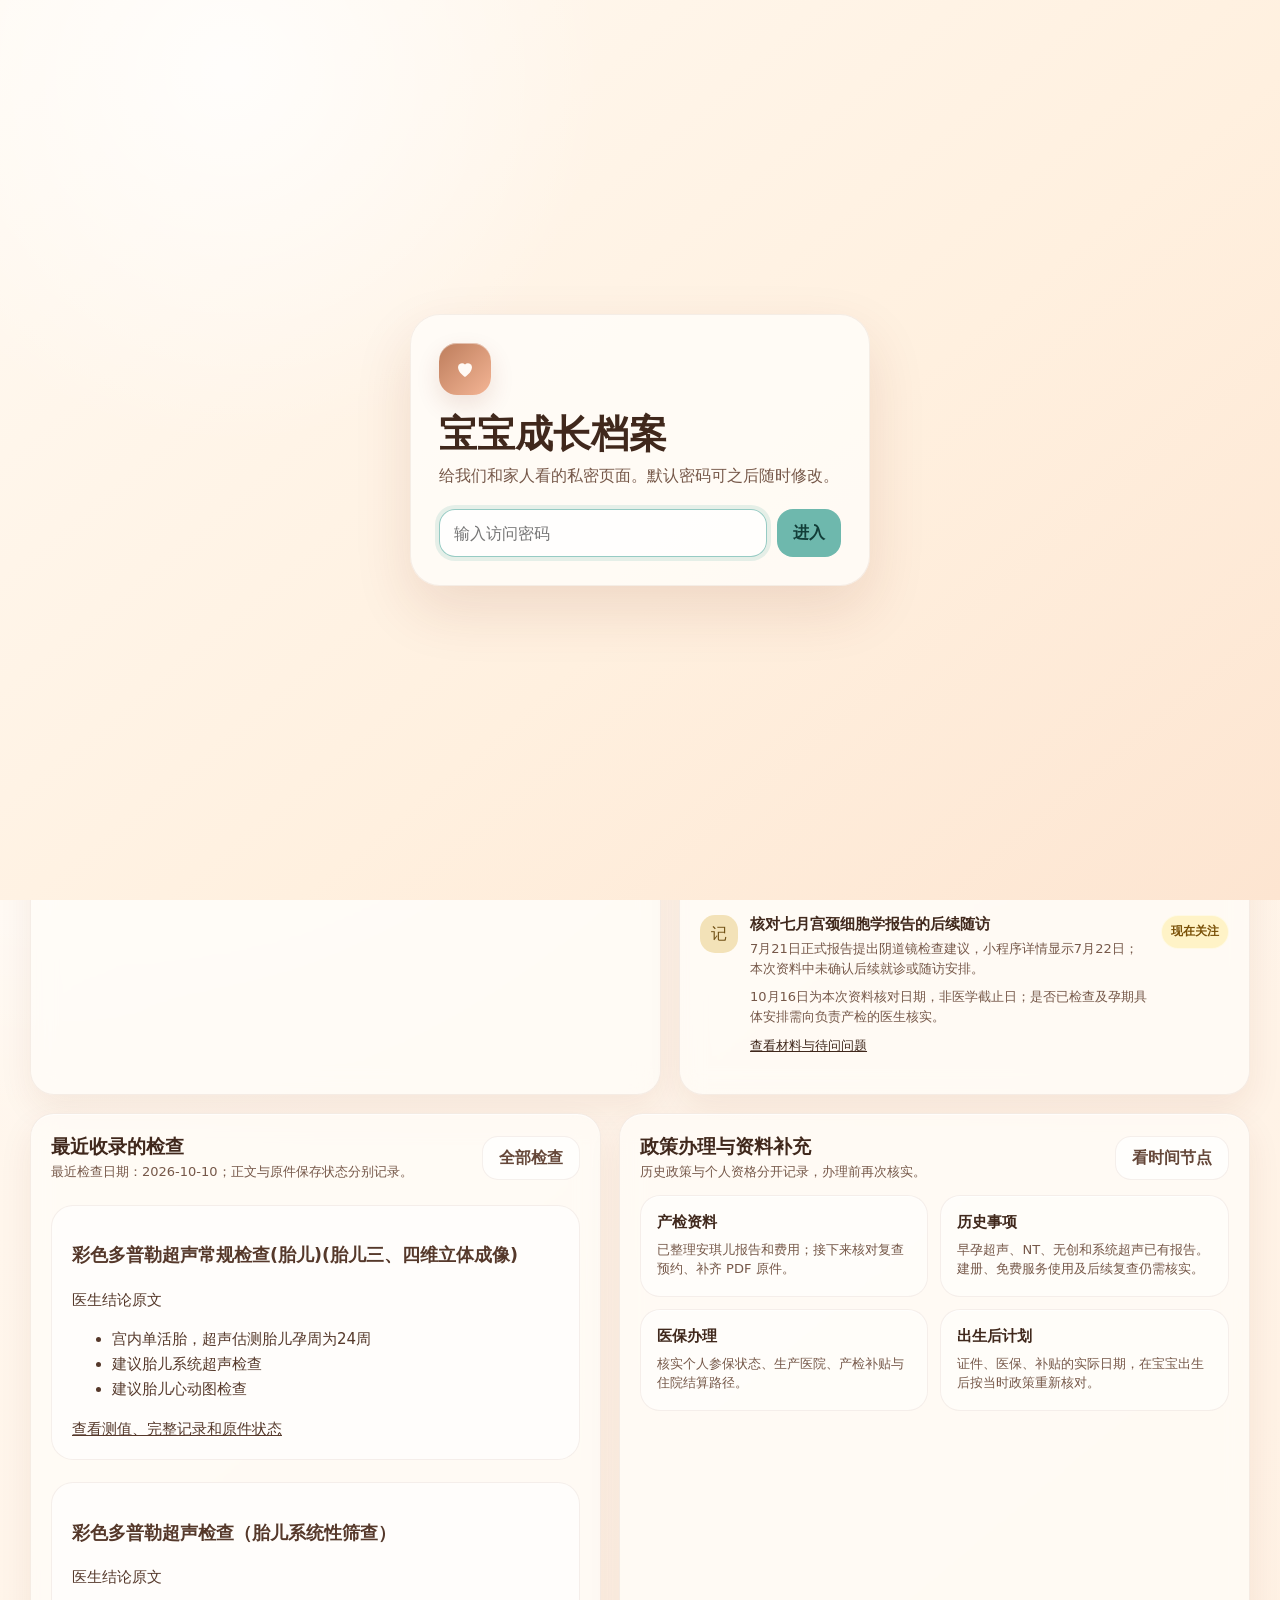
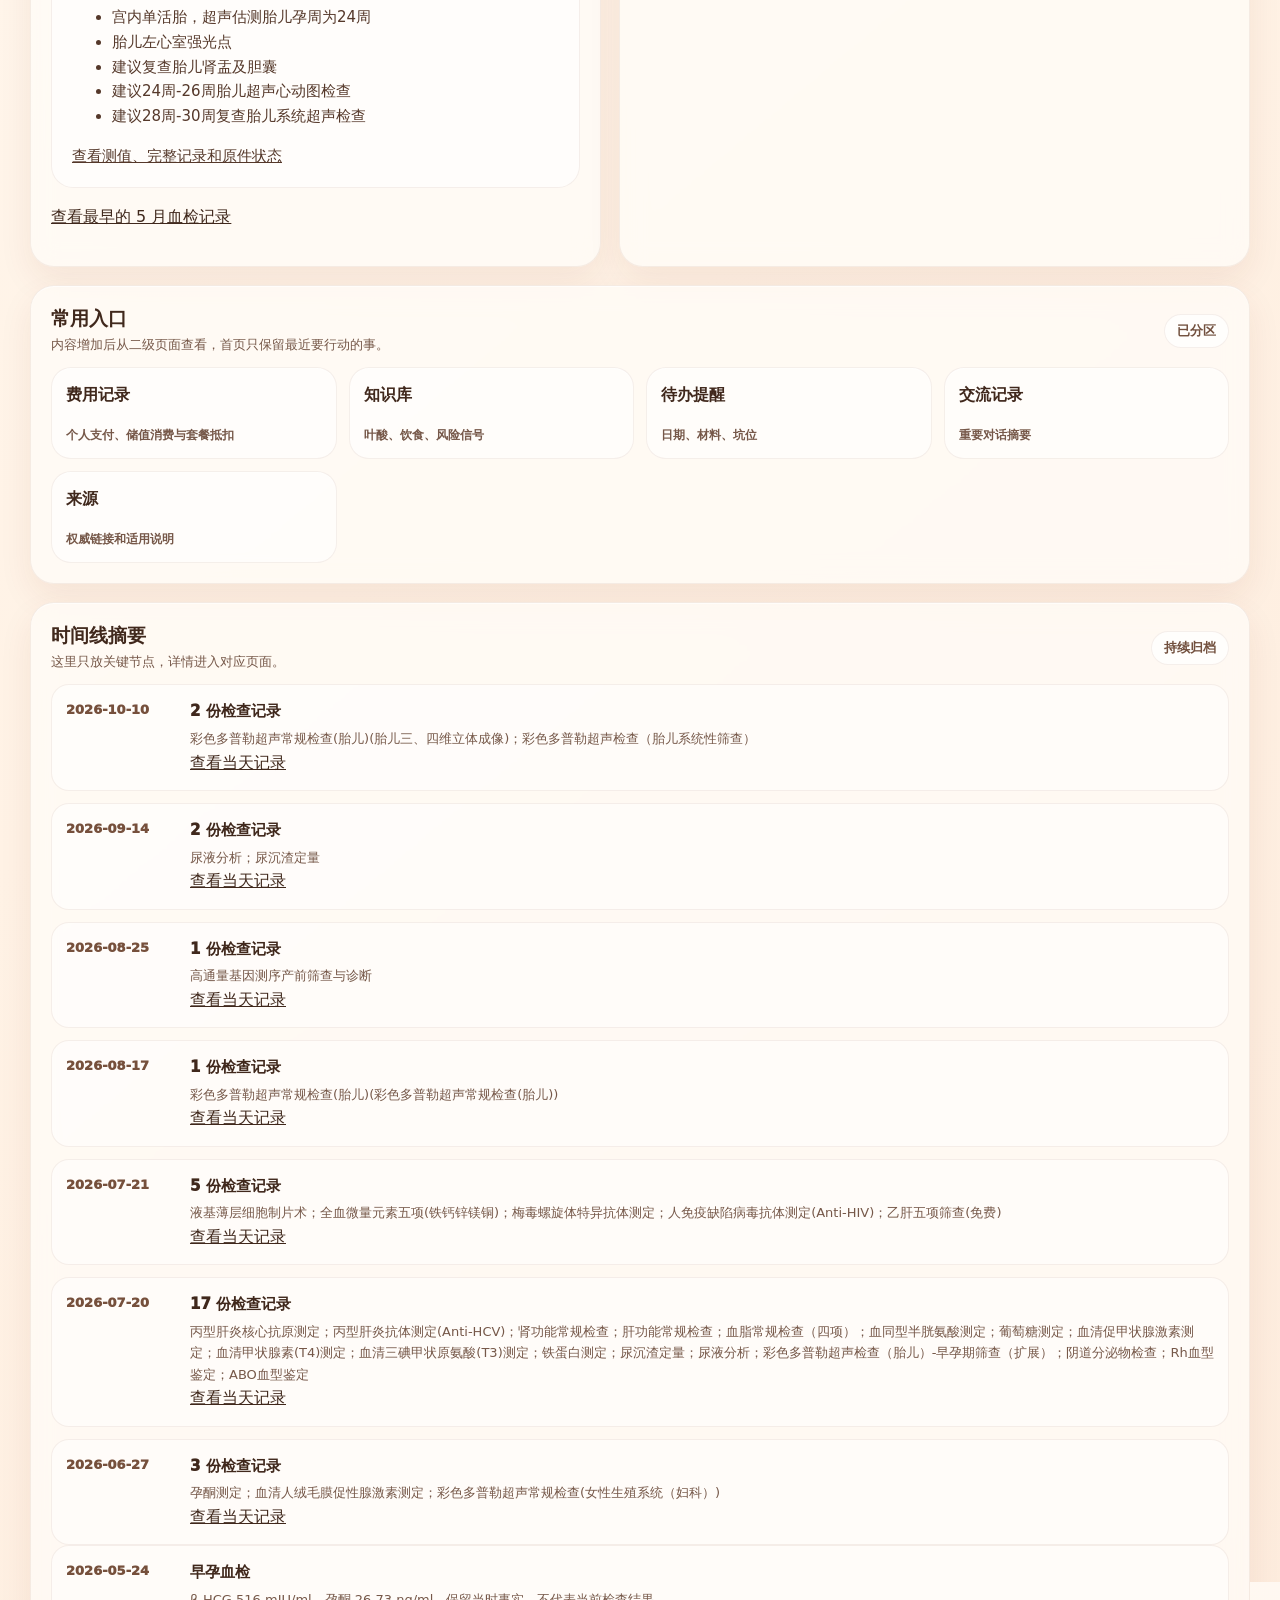
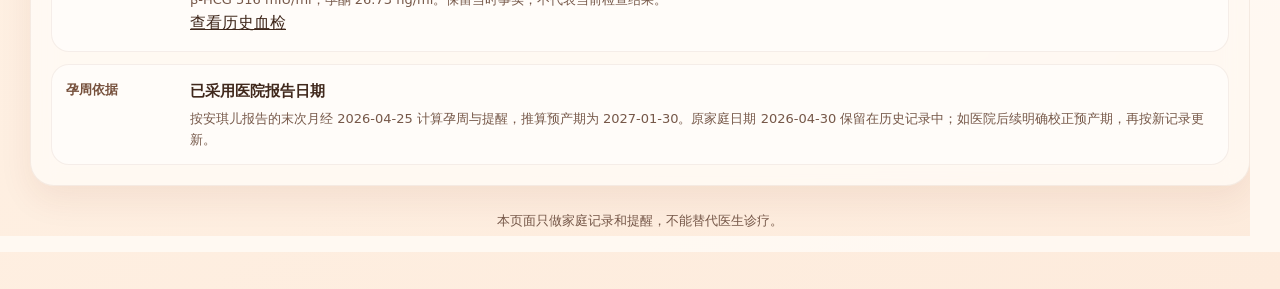
<file: site/index.html>
<!doctype html>
<html lang="zh-CN">
<head>
  <meta charset="utf-8">
  <meta name="viewport" content="width=device-width, initial-scale=1">
  <title>宝宝成长档案</title>
  <link rel="stylesheet" href="assets/app.css?v=79338ce8d254">
  <script src="assets/fragments.js?v=cd3ef33f56a7"></script>
</head>
<body>
  <script>accessGate();</script>
  <main class="app">
    <script>siteHeader("首页");</script>

    <section class="hero-grid">
      <article class="card hero-card">
        <div class="hero-content">
          <span class="pill" data-today-pill>正在读取北京时间</span>
          <h1 class="hero-title" data-week-title>孕周计算中</h1>
          <p class="hero-copy" data-due-copy>当前孕周按已有资料估算，医生校正信息待补充。</p>
          <div class="memory-note"><p data-hospital></p><p data-record-freshness></p><a href="conversations/2026-10-16-pdf-content-review.html">查看 PDF 复核结果与后续产检重点</a></div>
          <div class="progress-wrap">
            <div class="progress-line" aria-label="孕期进度"><span></span></div>
            <div class="progress-meta">
              <span data-month-label>AI 日历推算</span>
              <span data-key-countdown>正在计算时间</span>
            </div>
          </div>
        </div>
      </article>

      <aside class="card section-card">
        <div class="section-head">
          <div>
            <h2 class="section-title">接下来最重要的事</h2>
            <p class="section-subtitle">随北京时间更新；历史事项请先核实完成情况。</p>
          </div>
          <a class="button-link secondary" href="tasks.html">全部待办</a>
        </div>
        <div class="task-list" data-home-tasks><p>正在整理近期提醒；若未显示，请检查脚本是否加载。</p></div>
      </aside>
    </section>

    <section class="content-grid">
      <article class="card section-card">
        <div class="section-head">
          <div>
            <h2 class="section-title">最近收录的检查</h2>
            <p class="section-subtitle" data-latest-report-date>最近报告加载中。</p>
          </div>
          <a class="button-link secondary" href="records.html">全部检查</a>
        </div>
        <div data-latest-reports><p>正在整理最近的检查记录。</p></div>
        <p><a href="reports/2026-05-24-blood-test.html">查看最早的 5 月血检记录</a></p>
      </article>

      <article class="card section-card">
        <div class="section-head">
          <div>
            <h2 class="section-title">政策办理与资料补充</h2>
            <p class="section-subtitle">历史政策与个人资格分开记录，办理前再次核实。</p>
          </div>
          <a class="button-link secondary" href="tasks.html#policy-benefits">看时间节点</a>
        </div>
        <div class="attention-grid compact">
          <div class="attention-card"><strong>产检资料</strong><span>已整理安琪儿报告和费用；接下来核对复查预约、补齐 PDF 原件。</span></div>
          <div class="attention-card"><strong>历史事项</strong><span>早孕超声、NT、无创和系统超声已有报告。建册、免费服务使用及后续复查仍需核实。</span></div>
          <div class="attention-card"><strong>医保办理</strong><span>核实个人参保状态、生产医院、产检补贴与住院结算路径。</span></div>
          <div class="attention-card"><strong>出生后计划</strong><span>证件、医保、补贴的实际日期，在宝宝出生后按当时政策重新核对。</span></div>
        </div>
      </article>
    </section>

    <section class="card section-card wide-section">
      <div class="section-head">
        <div>
          <h2 class="section-title">常用入口</h2>
          <p class="section-subtitle">内容增加后从二级页面查看，首页只保留最近要行动的事。</p>
        </div>
        <span class="pill">已分区</span>
      </div>
      <div class="quick-links">
        <a class="quick-link" href="expenses.html">费用记录<small>个人支付、储值消费与套餐抵扣</small></a>
        <a class="quick-link" href="knowledge.html">知识库<small>叶酸、饮食、风险信号</small></a>
        <a class="quick-link" href="tasks.html">待办提醒<small>日期、材料、坑位</small></a>
        <a class="quick-link" href="conversations.html">交流记录<small>重要对话摘要</small></a>
        <a class="quick-link" href="sources.html">来源<small>权威链接和适用说明</small></a>
      </div>
    </section>

    <section class="card section-card wide-section">
      <div class="section-head">
        <div>
          <h2 class="section-title">时间线摘要</h2>
          <p class="section-subtitle">这里只放关键节点，详情进入对应页面。</p>
        </div>
        <span class="pill">持续归档</span>
      </div>
      <div class="timeline" data-record-timeline></div>
      <div class="timeline">
        <div class="timeline-item"><div class="timeline-date">2026-05-24</div><div><h3 class="timeline-title">早孕血检</h3><p class="timeline-text">β-HCG 516 mIU/ml，孕酮 26.73 ng/ml。保留当时事实，不代表当前检查结果。</p><a href="reports/2026-05-24-blood-test.html">查看历史血检</a></div></div>
        <div class="timeline-item"><div class="timeline-date">孕周依据</div><div><h3 class="timeline-title">已采用医院报告日期</h3><p class="timeline-text">按安琪儿报告的末次月经 2026-04-25 计算孕周与提醒，推算预产期为 2027-01-30。原家庭日期 2026-04-30 保留在历史记录中；如医院后续明确校正预产期，再按新记录更新。</p></div></div>
      </div>
    </section>

    <p class="footer">本页面只做家庭记录和提醒，不能替代医生诊疗。</p>
  </main>
  <script src="assets/site-data.js?v=51d193c2148f"></script>
  <script src="assets/timeline.js?v=d6178a070f53"></script>
  <script src="assets/app.js?v=00340b9f5b8a"></script>
</body>
</html>
</file>
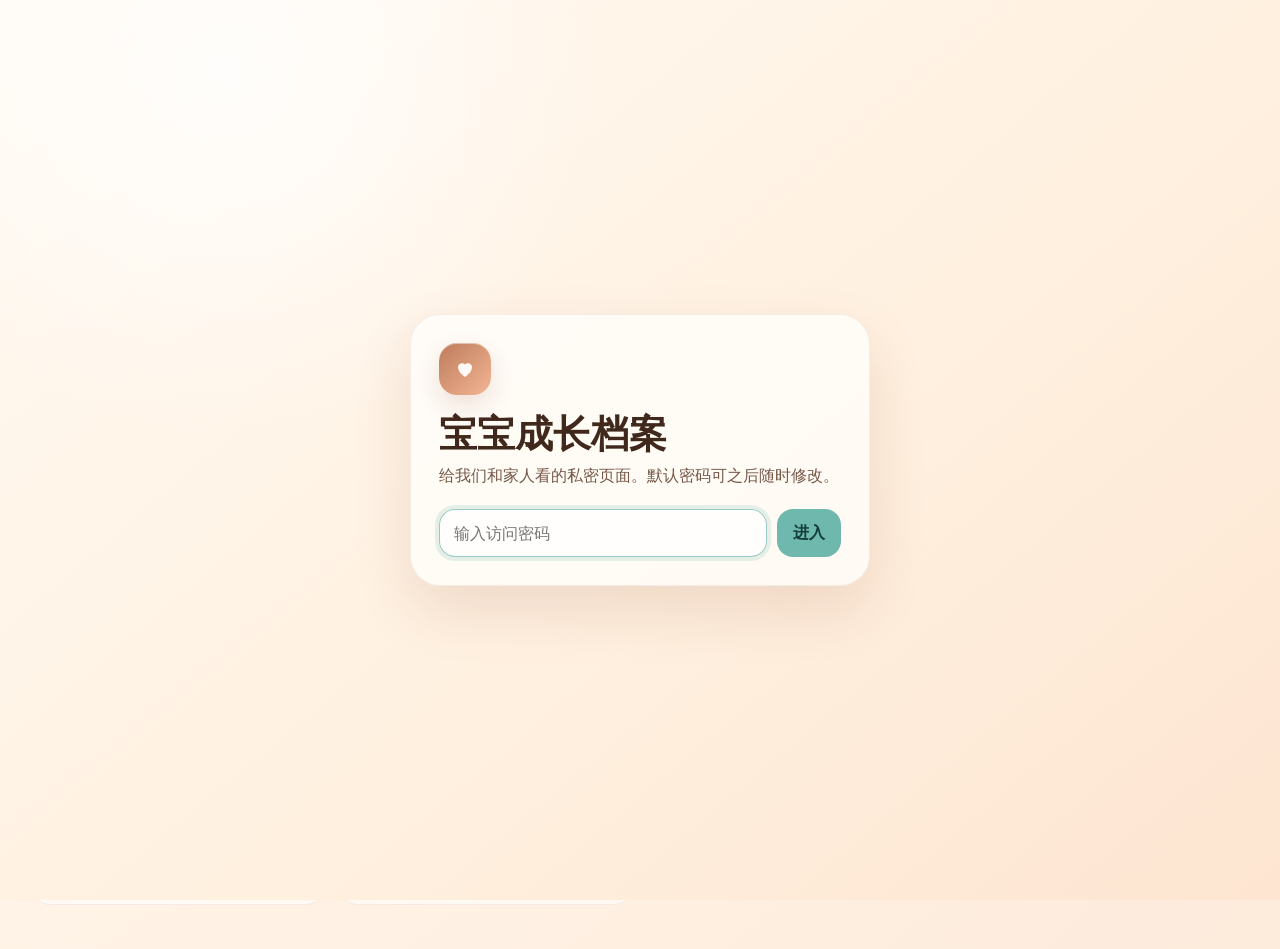
<file: site/conversations.html>
<!doctype html>
<html lang="zh-CN">
<head>
  <meta charset="utf-8">
  <meta name="viewport" content="width=device-width, initial-scale=1">
  <title>交流记录 - 宝宝成长档案</title>
  <link rel="stylesheet" href="assets/app.css?v=79338ce8d254">
  <script src="assets/fragments.js?v=cd3ef33f56a7"></script>
</head>
<body>
  <script>accessGate();</script>
  <main class="app">
    <script>siteHeader("交流记录");</script>

    <section class="card hero-card">
      <div class="hero-content">
        <span class="pill">重要对话摘要</span>
        <h1 class="hero-title">把决策背景<br>留下来</h1>
        <p class="hero-copy">这里不保存流水账，只保留会影响产检、政策办理、家庭安排和页面结构的重要讨论。</p>
      </div>
    </section>

    <section class="card-grid wide-section">
      <article class="info-card"><span class="badge badge-green">2026-10-16 · 最新</span><h3>采用医院孕周口径与本次文件清理</h3><p>当前按医院日期计算孕周；临时与重复文件已清理，原件保留。</p><a class="button-link secondary" href="conversations/2026-10-16-hospital-dating-and-cleanup.html">查看调整记录</a></article>
      <article class="info-card"><span class="badge badge-green">2026-10-16</span><h3>PDF 原件完整复核与后续产检提醒</h3><p>15 份有效 PDF、17 页已逐页复核，补齐报告细节；同步调整 TCT、心动图、系统超声、糖耐及未来 8 周提醒。</p><a class="button-link secondary" href="conversations/2026-10-16-pdf-content-review.html">查看复核结果</a></article>
      <article class="info-card"><span class="badge badge-yellow">2026-10-16</span><h3>安琪儿电子档导入与原件状态</h3><p>31 条报告、9 笔费用已整理。15 份不同的有效 PDF 关联 29 条报告，已完成中文重命名；另 2 条超声仍需有效原件。</p><a class="button-link secondary" href="conversations/2026-10-16-angel-import.html">查看记录</a></article>
      <article class="info-card"><span class="badge badge-yellow">2026-10-16</span><h3>项目完整梳理与动态提醒</h3><p>安琪儿电子产检资料、事实与缺口、未来 8 周重点，以及项目下一步。</p><a class="button-link secondary" href="conversations/2026-10-16-project-review.html">查看记录</a></article>
      <article class="info-card">
        <span class="badge badge-yellow">2026-05-25</span>
        <h3>西安雁塔区怀孕后可享受的补贴和福利</h3>
        <p>灵活就业生育待遇、产前检查补贴、免费筛查、育儿补贴和出生后证件节点。</p>
        <a class="button-link secondary" href="conversations/2026-05-25-xian-yanta-pregnancy-benefits.html">查看记录</a>
      </article>
      <article class="info-card">
        <span class="badge badge-green">2026-05-24</span>
        <h3>初始项目规划与首页视觉方向</h3>
        <p>确定项目目标、信息分类、联网查证、西安本地化、密码门和淡暖阅读版视觉风格。</p>
        <a class="button-link secondary" href="conversations/2026-05-24-project-and-ui-design.html">查看记录</a>
      </article>
    </section>
  </main>
  <script src="assets/site-data.js?v=51d193c2148f"></script>
  <script src="assets/timeline.js?v=d6178a070f53"></script>
  <script src="assets/app.js?v=00340b9f5b8a"></script>
</body>
</html>
</file>
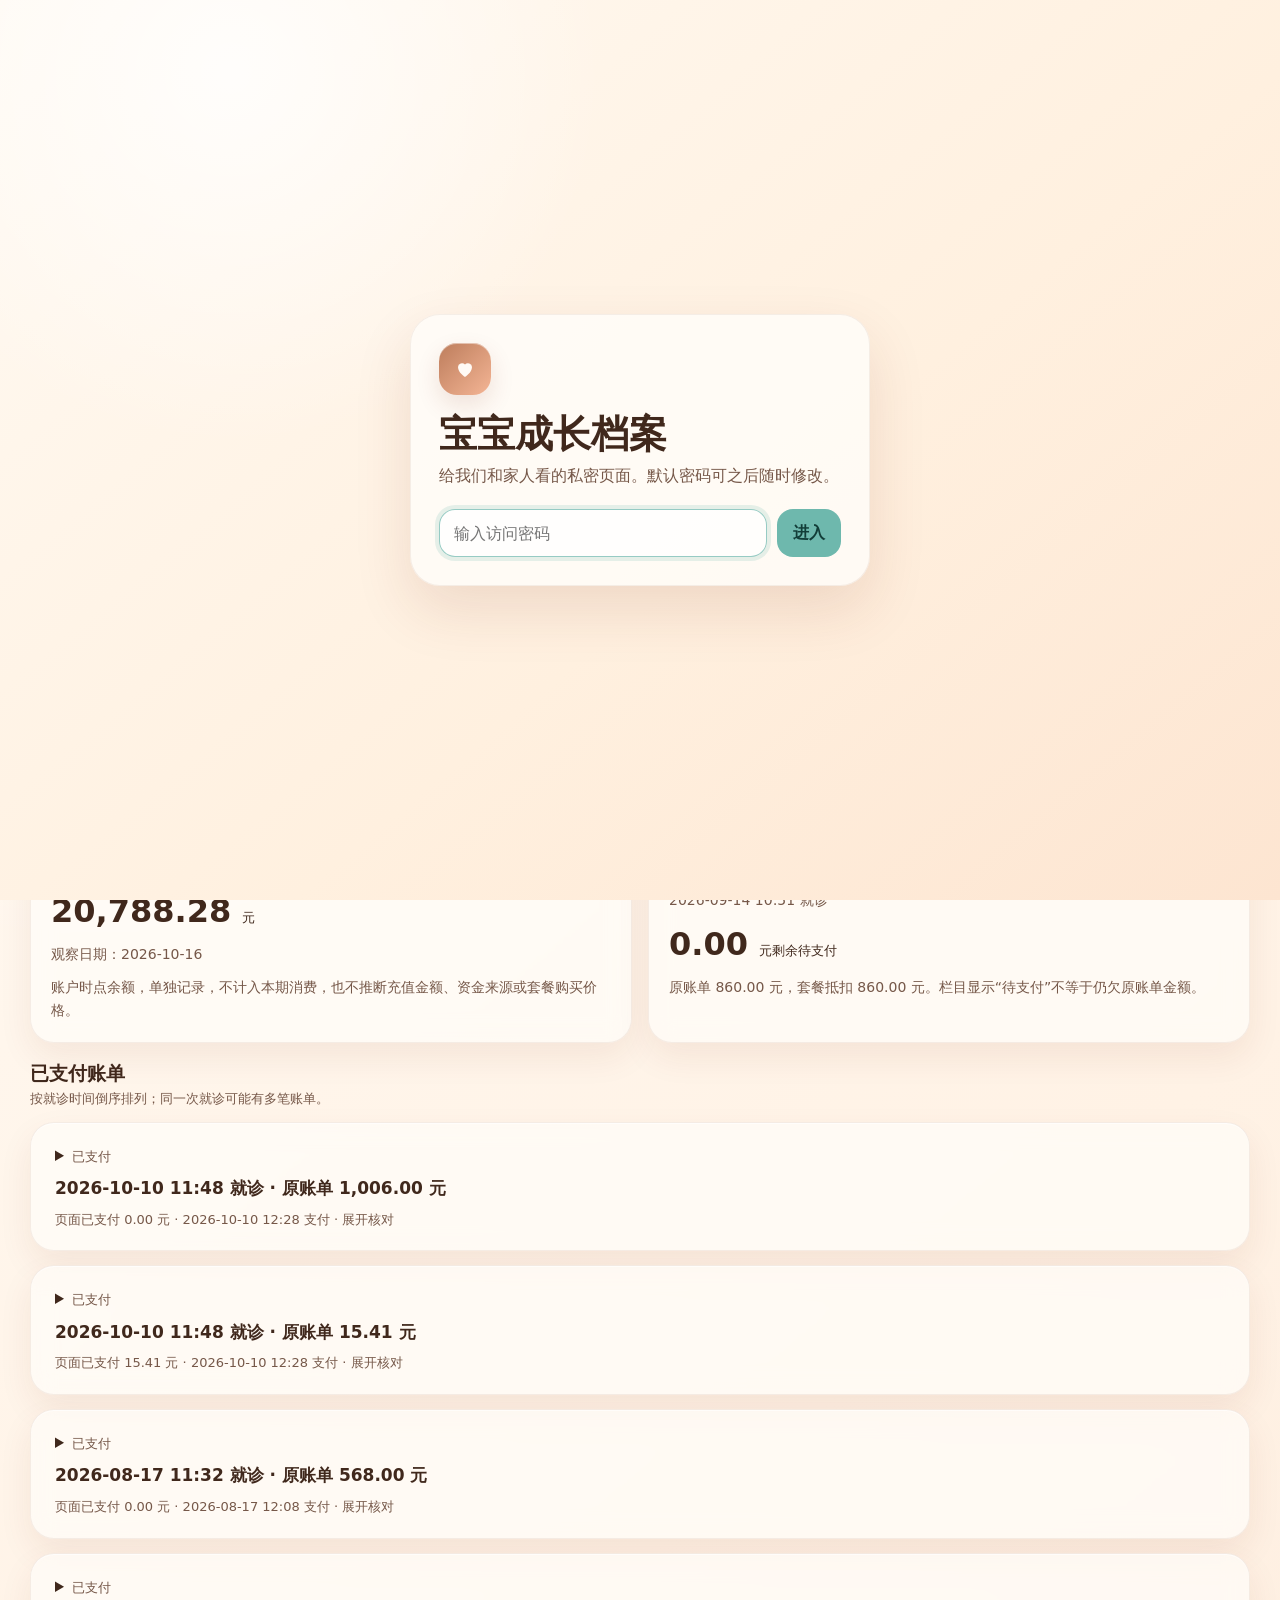
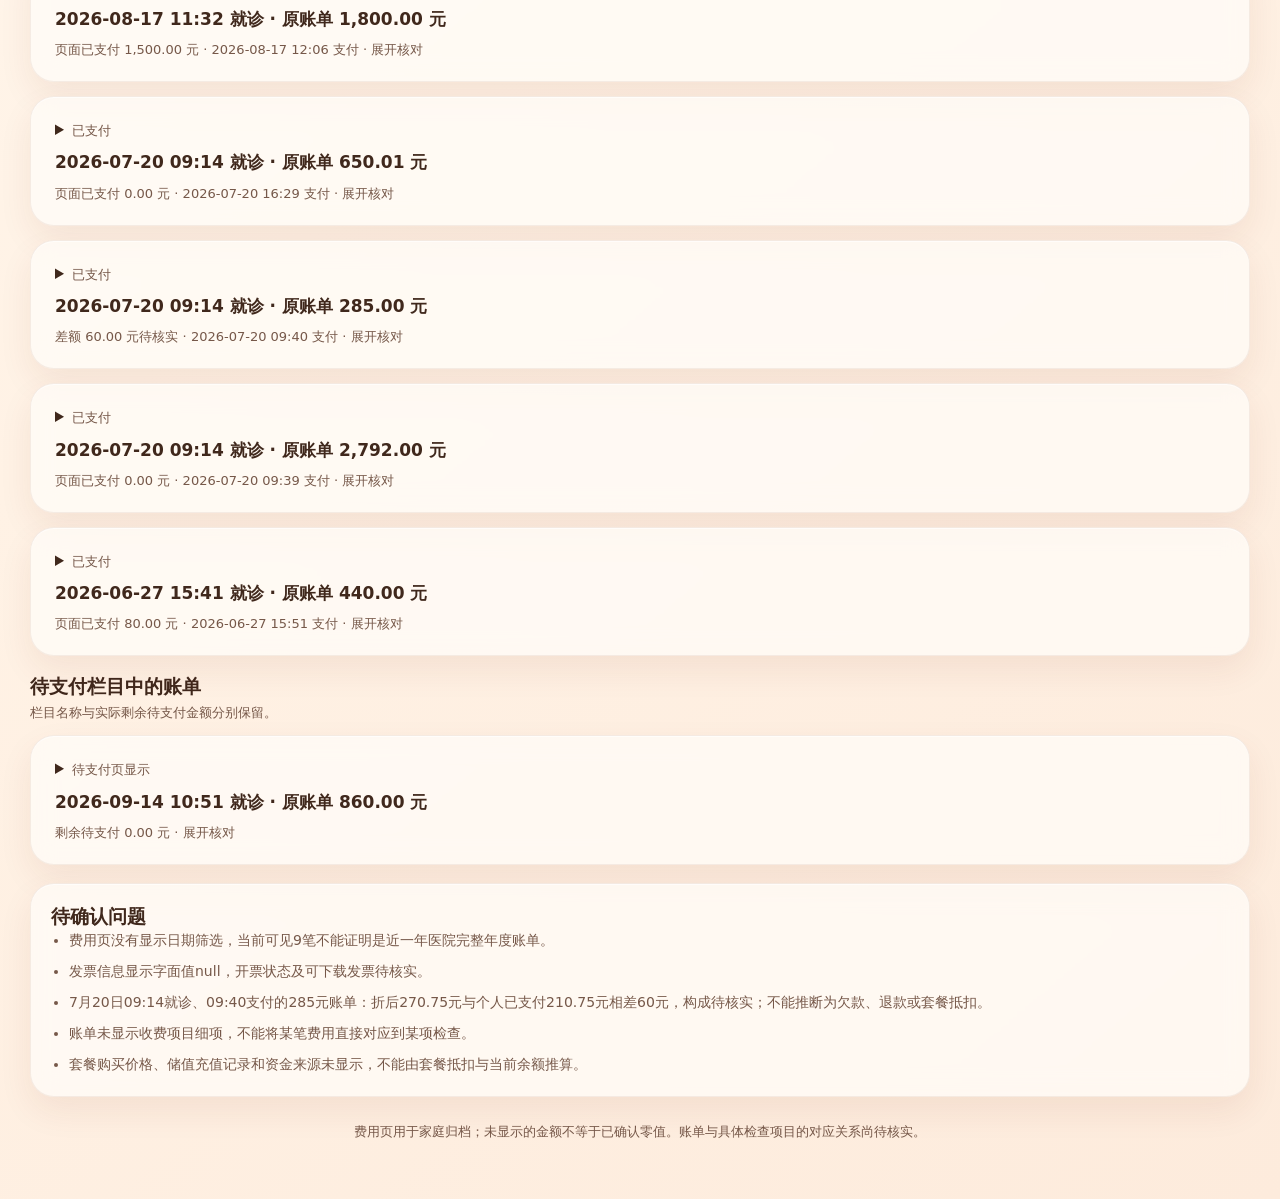
<file: site/expenses.html>
<!doctype html>
<html lang="zh-CN">
<head>
  <meta charset="utf-8">
  <meta name="viewport" content="width=device-width, initial-scale=1">
  <title>费用记录 - 宝宝成长档案</title>
  <link rel="stylesheet" href="assets/app.css?v=79338ce8d254">
  <link rel="stylesheet" href="assets/records.css?v=8cf2fb941bdc">
  <link rel="stylesheet" href="assets/expenses.css?v=b713c991503a">
  <script src="assets/fragments.js?v=cd3ef33f56a7"></script>
</head>
<body>
  <script>accessGate();</script>
  <main class="app">
    <script>siteHeader("费用记录");</script>
    <section class="card section-card records-intro">
      <span class="pill">逐笔记录 · 分清支付方式</span>
      <h1 class="section-title">费用记录</h1>
      <p class="section-subtitle">个人支付、储值消费、套餐抵扣和折扣分别记，保留账单中的差异。</p>
      <div id="expenseCoverage" aria-live="polite"><p>正在载入费用摘要。</p></div>
      <p class="record-note">这里只保留匿名金额和日期，不展示身份信息、账单编号或原始截图。</p>
    </section>

    <section class="wide-section" aria-labelledby="expenseSummaryTitle">
      <div class="section-head"><div><h2 class="section-title" id="expenseSummaryTitle">已支付清单 · 已显示金额</h2><p class="section-subtitle" id="expenseSummaryScope"></p></div></div>
      <div id="expenseSummary" class="expense-summary"></div>
      <div id="expenseReconciliation" class="expense-reconciliation"></div>
    </section>

    <section class="wide-section expense-separate" aria-label="独立记录的余额及待支付栏目">
      <article class="card section-card" id="expenseBalance"></article>
      <article class="card section-card" id="expensePendingSummary"></article>
    </section>

    <section class="wide-section" aria-labelledby="paidExpensesTitle">
      <div class="section-head"><div><h2 class="section-title" id="paidExpensesTitle">已支付账单</h2><p class="section-subtitle">按就诊时间倒序排列；同一次就诊可能有多笔账单。</p></div></div>
      <div id="paidExpenseList" class="record-list"></div>
    </section>

    <section class="wide-section" aria-labelledby="pendingExpensesTitle">
      <div class="section-head"><div><h2 class="section-title" id="pendingExpensesTitle">待支付栏目中的账单</h2><p class="section-subtitle">栏目名称与实际剩余待支付金额分别保留。</p></div></div>
      <div id="pendingExpenseList" class="record-list"></div>
    </section>

    <section class="card section-card wide-section">
      <h2 class="section-title">待确认问题</h2>
      <ul id="expenseQuestions" class="list"></ul>
    </section>
    <noscript><p class="record-notice">请启用 JavaScript 查看已核对的费用摘要。</p></noscript>
    <p class="footer">费用页用于家庭归档；未显示的金额不等于已确认零值。账单与具体检查项目的对应关系尚待核实。</p>
  </main>
  <script src="assets/site-data.js?v=51d193c2148f"></script>
  <script src="assets/timeline.js?v=d6178a070f53"></script>
  <script src="assets/app.js?v=00340b9f5b8a"></script>
  <script src="assets/expenses.js?v=2e4267498dd2"></script>
</body>
</html>
</file>
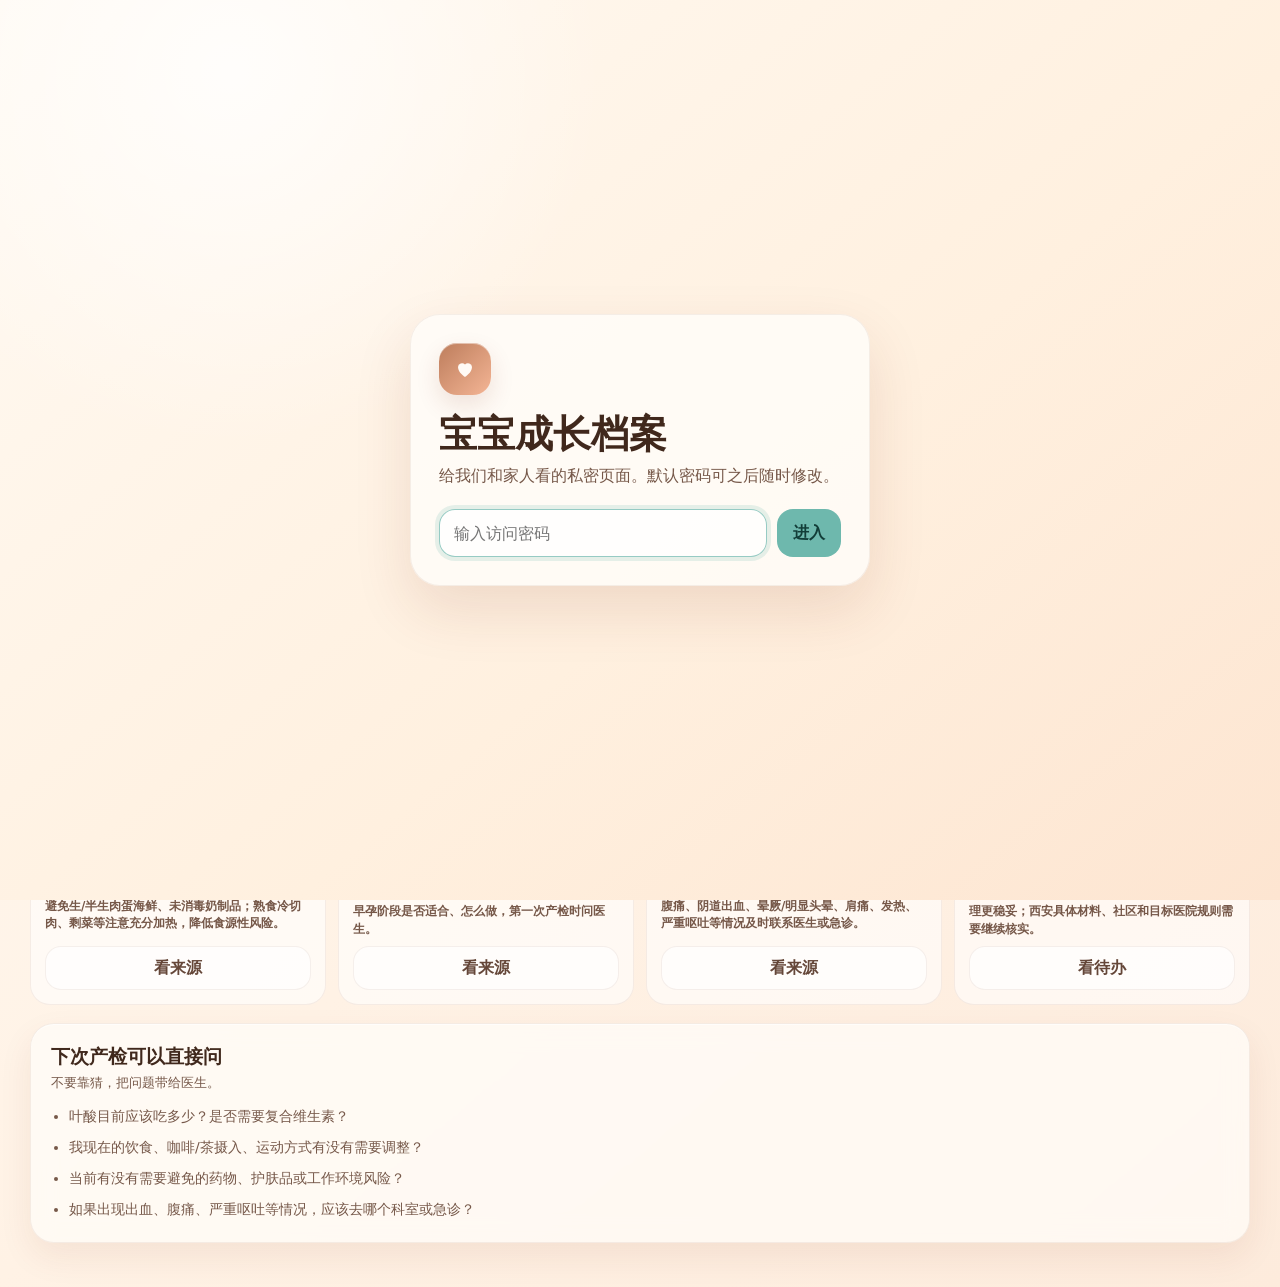
<file: site/knowledge.html>
<!doctype html>
<html lang="zh-CN">
<head>
  <meta charset="utf-8">
  <meta name="viewport" content="width=device-width, initial-scale=1">
  <title>知识库 - 宝宝成长档案</title>
  <link rel="stylesheet" href="assets/app.css?v=79338ce8d254">
  <script src="assets/fragments.js?v=cd3ef33f56a7"></script>
</head>
<body>
  <script>accessGate();</script>
  <main class="app">
    <script>siteHeader("知识库");</script><p class="memory-note">本页保留 2026-05-24 的早孕知识整理，尚未全面更新到当前阶段；补充剂和用药应结合最新产检由医生确认。<a href="tasks.html">查看动态待办</a></p>

    <section class="card hero-card">
      <div class="hero-content">
        <span class="pill">孕早期必须先知道</span>
        <h1 class="hero-title">先把基础安全<br>和关键习惯立住</h1>
        <p class="hero-copy">这些内容不是诊断，也不替代医生。它们的作用是帮我们知道哪些事今天就能做，哪些事要带着问题去问医生。</p>
      </div>
    </section>

    <section class="card-grid wide-section">
      <article class="info-card">
        <span class="badge badge-red">高优先级</span>
        <h3>叶酸：现在就该确认并补起来</h3>
        <p>无特殊高危因素时，每日 400 mcg/0.4 mg 级别是常见基础建议；高风险、既往病史或正在用药时必须让医生定剂量。</p>
        <a class="button-link secondary" href="sources.html#cdc-folic-acid">看来源</a>
      </article>
      <article class="info-card">
        <span class="badge badge-yellow">问医生</span>
        <h3>复合维生素、维生素 D、铁、碘、胆碱</h3>
        <p>不要自己叠加多种补剂；先把正在吃的东西列给医生，由医生确认种类和剂量。</p>
        <a class="button-link secondary" href="sources.html#acog-healthy-eating">看来源</a>
      </article>
      <article class="info-card">
        <span class="badge badge-red">今天执行</span>
        <h3>禁酒、禁烟、远离二手烟</h3>
        <p>孕期不要饮酒、吸烟，也尽量避开二手烟环境；这是优先级很高、今天就能执行的事项。</p>
        <a class="button-link secondary" href="sources.html#cdc-alcohol-pregnancy">看来源</a>
      </article>
      <article class="info-card">
        <span class="badge badge-yellow">限制摄入</span>
        <h3>咖啡因</h3>
        <p>常见参考为每天不超过 200 mg 咖啡因；如果有特殊情况或医生有其他要求，以医生建议为准。</p>
        <a class="button-link secondary" href="sources.html#acog-caffeine">看来源</a>
      </article>
      <article class="info-card">
        <span class="badge badge-red">食品安全</span>
        <h3>避免生食和李斯特菌风险</h3>
        <p>避免生/半生肉蛋海鲜、未消毒奶制品；熟食冷切肉、剩菜等注意充分加热，降低食源性风险。</p>
        <a class="button-link secondary" href="sources.html#cdc-food-safety-pregnant">看来源</a>
      </article>
      <article class="info-card">
        <span class="badge badge-yellow">问医生</span>
        <h3>运动</h3>
        <p>常见建议为每周 150 分钟中等强度运动；但当前早孕阶段是否适合、怎么做，第一次产检时问医生。</p>
        <a class="button-link secondary" href="sources.html#acog-exercise">看来源</a>
      </article>
      <article class="info-card">
        <span class="badge badge-red">危险信号</span>
        <h3>这些情况不要等</h3>
        <p>腹痛、阴道出血、晕厥/明显头晕、肩痛、发热、严重呕吐等情况及时联系医生或急诊。</p>
        <a class="button-link secondary" href="sources.html#source-acog-ectopic-pregnancy">看来源</a>
      </article>
      <article class="info-card">
        <span class="badge badge-green">西安待核实</span>
        <h3>建册/母子健康手册</h3>
        <p>全国性规范提示孕 13 周前完成首次孕产妇健康管理更稳妥；西安具体材料、社区和目标医院规则需要继续核实。</p>
        <a class="button-link secondary" href="tasks.html#xian-maternal-child-handbook">看待办</a>
      </article>
    </section>

    <section class="card section-card wide-section">
      <div class="section-head"><div><h2 class="section-title">下次产检可以直接问</h2><p class="section-subtitle">不要靠猜，把问题带给医生。</p></div></div>
      <ul class="list">
        <li>叶酸目前应该吃多少？是否需要复合维生素？</li>
        <li>我现在的饮食、咖啡/茶摄入、运动方式有没有需要调整？</li>
        <li>当前有没有需要避免的药物、护肤品或工作环境风险？</li>
        <li>如果出现出血、腹痛、严重呕吐等情况，应该去哪个科室或急诊？</li>
      </ul>
    </section>
  </main>
  <script src="assets/site-data.js?v=51d193c2148f"></script>
  <script src="assets/timeline.js?v=d6178a070f53"></script>
  <script src="assets/app.js?v=00340b9f5b8a"></script>
</body>
</html>
</file>
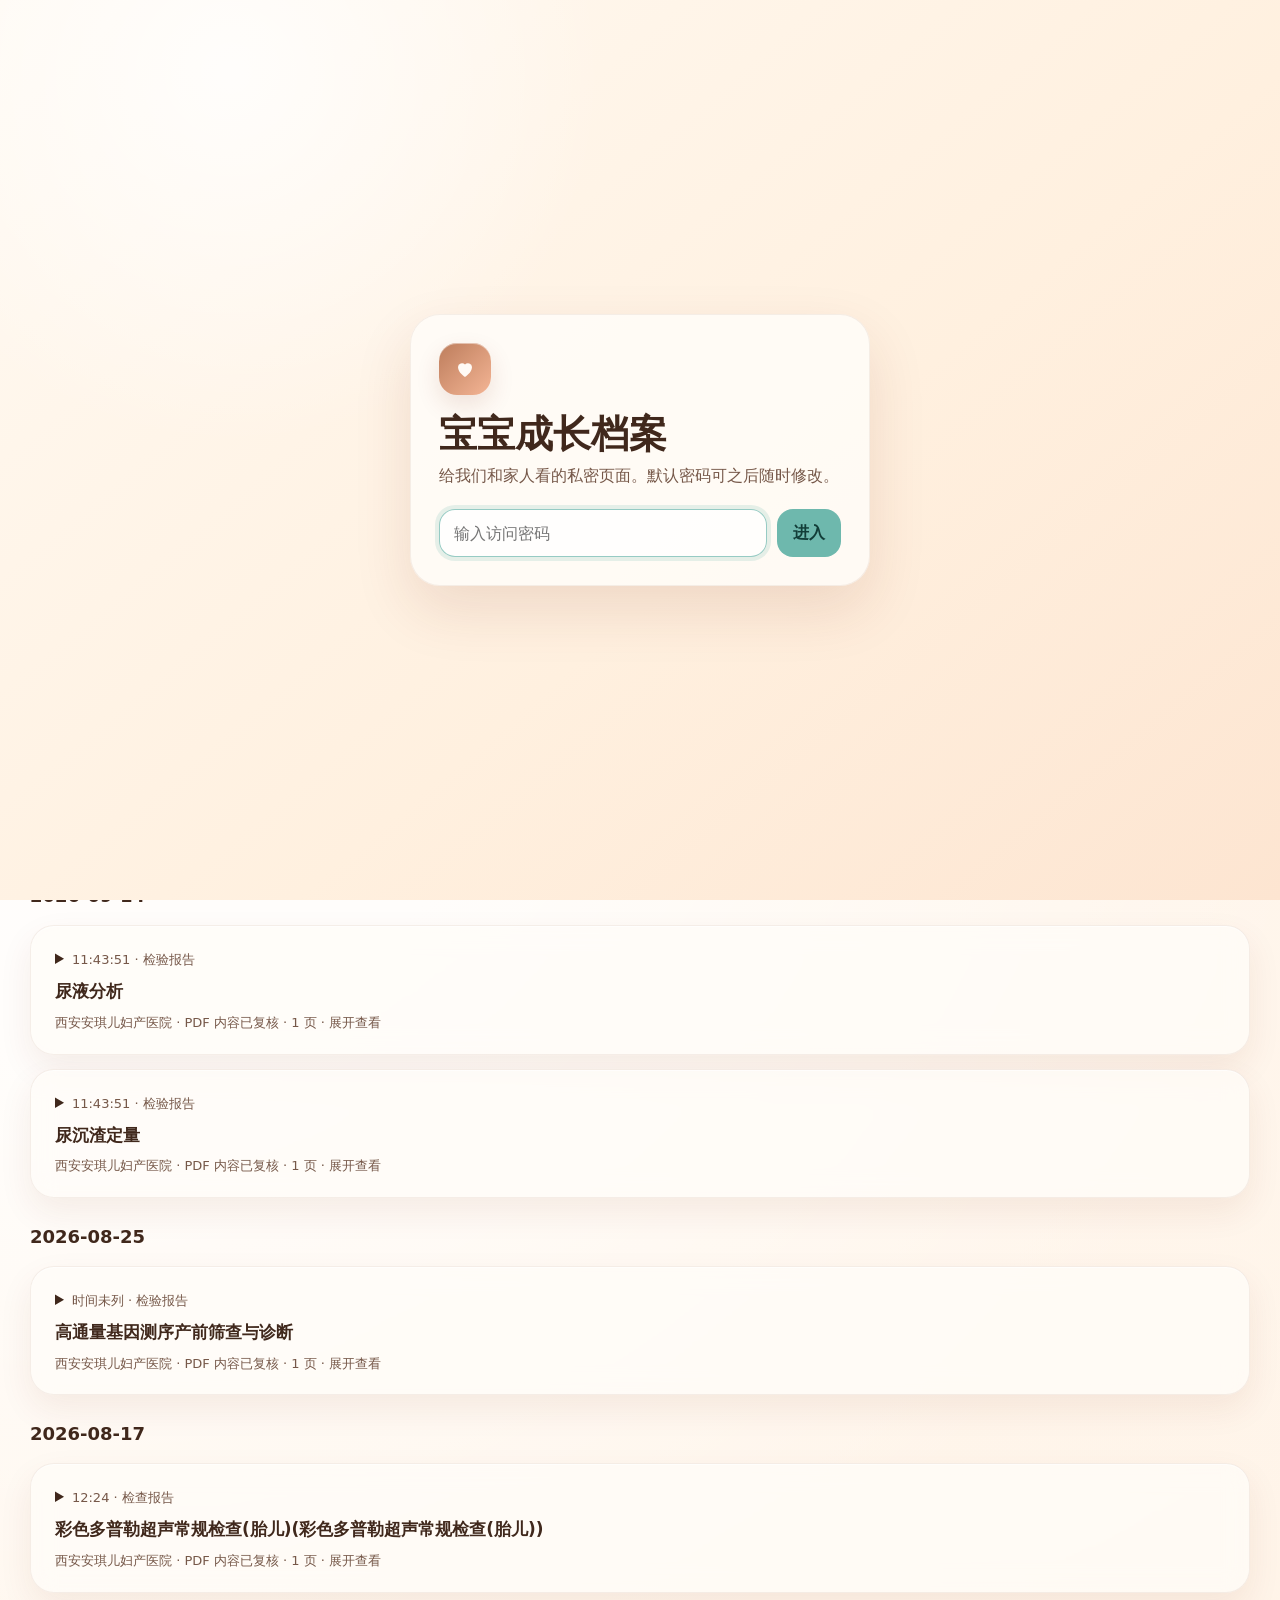
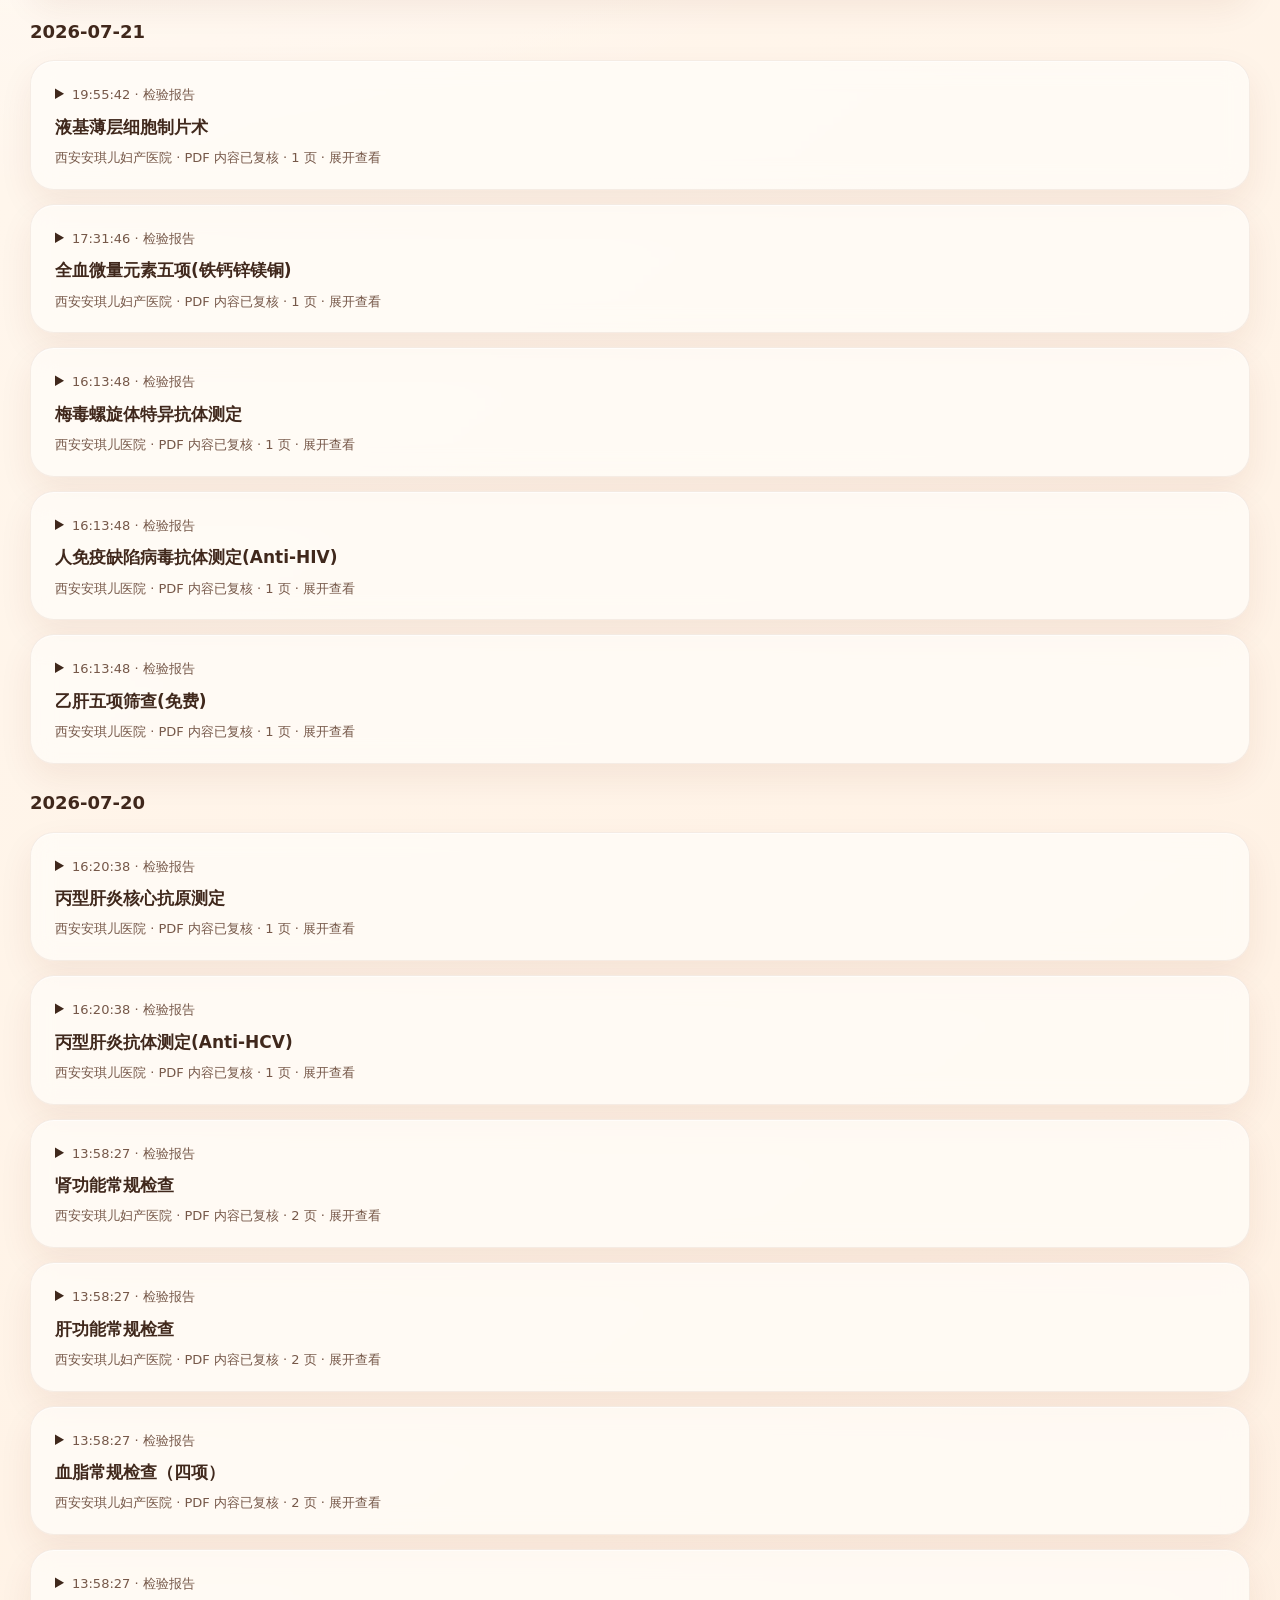
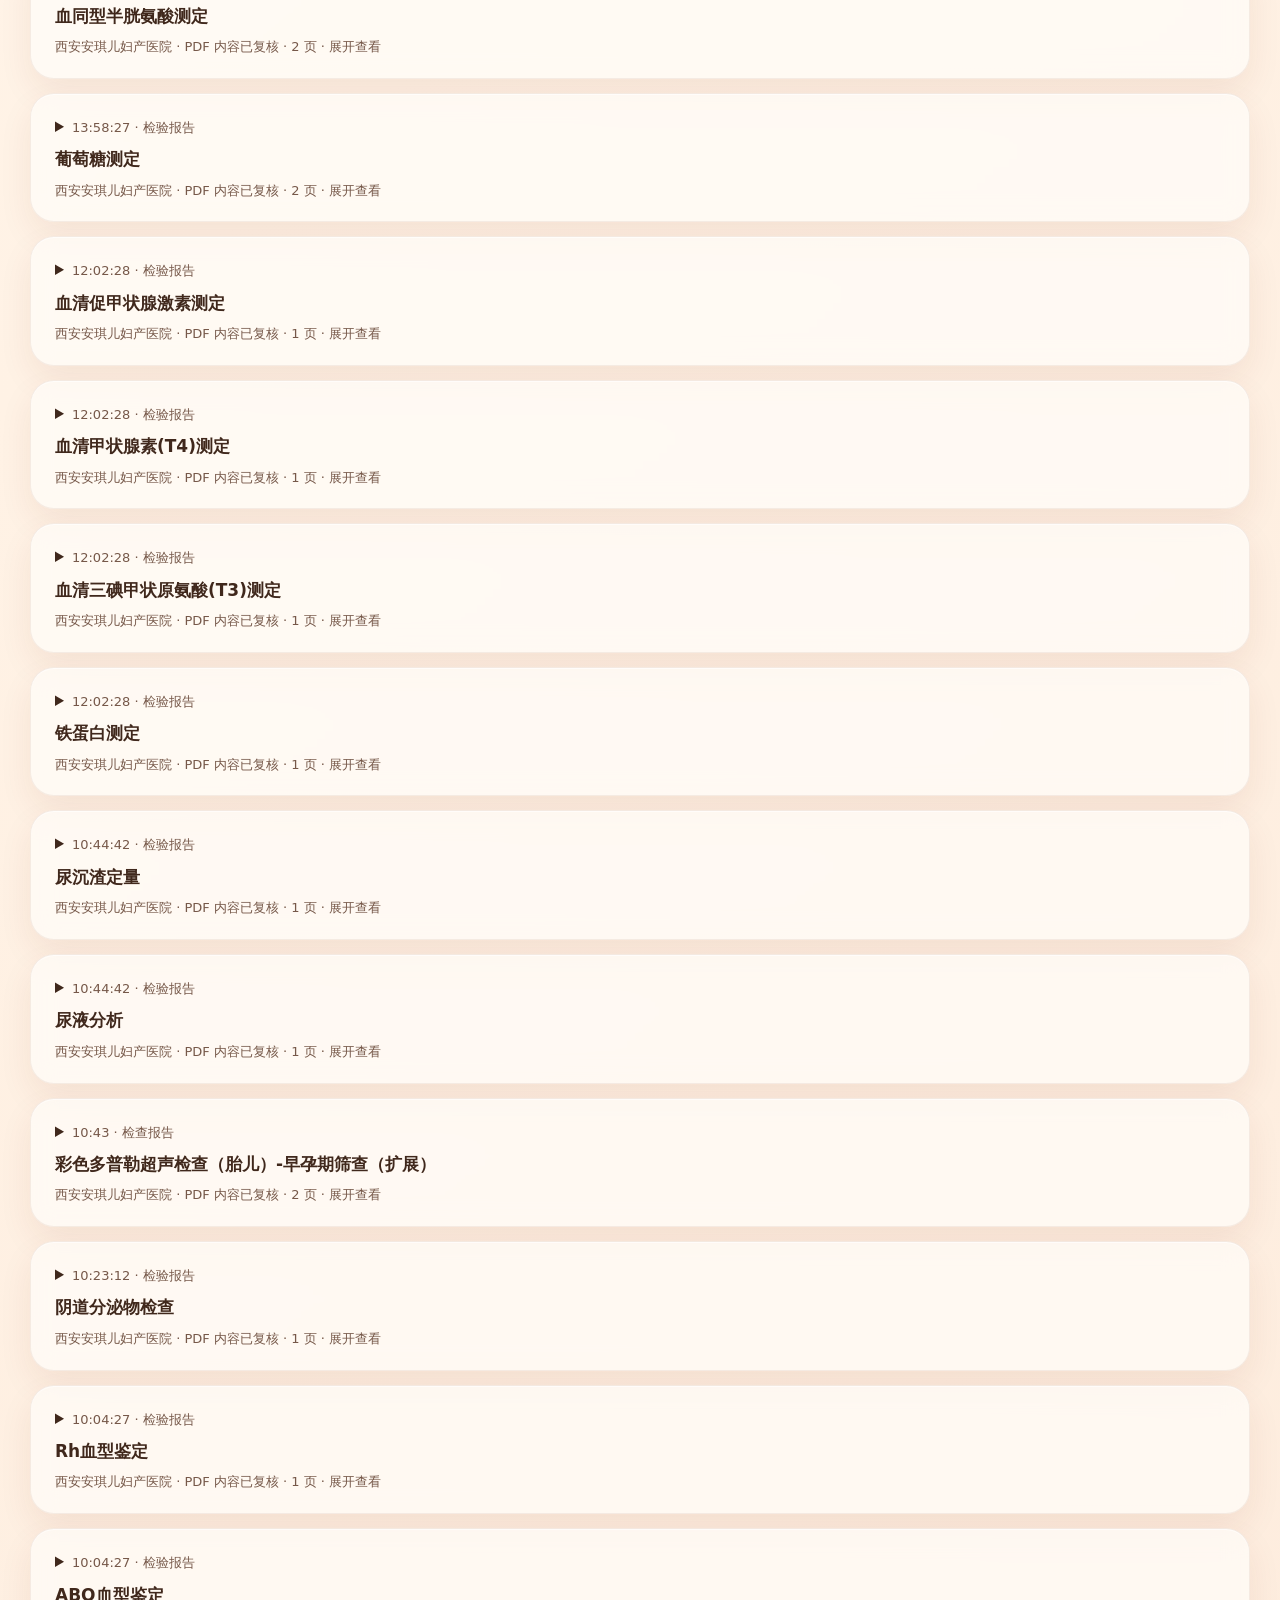
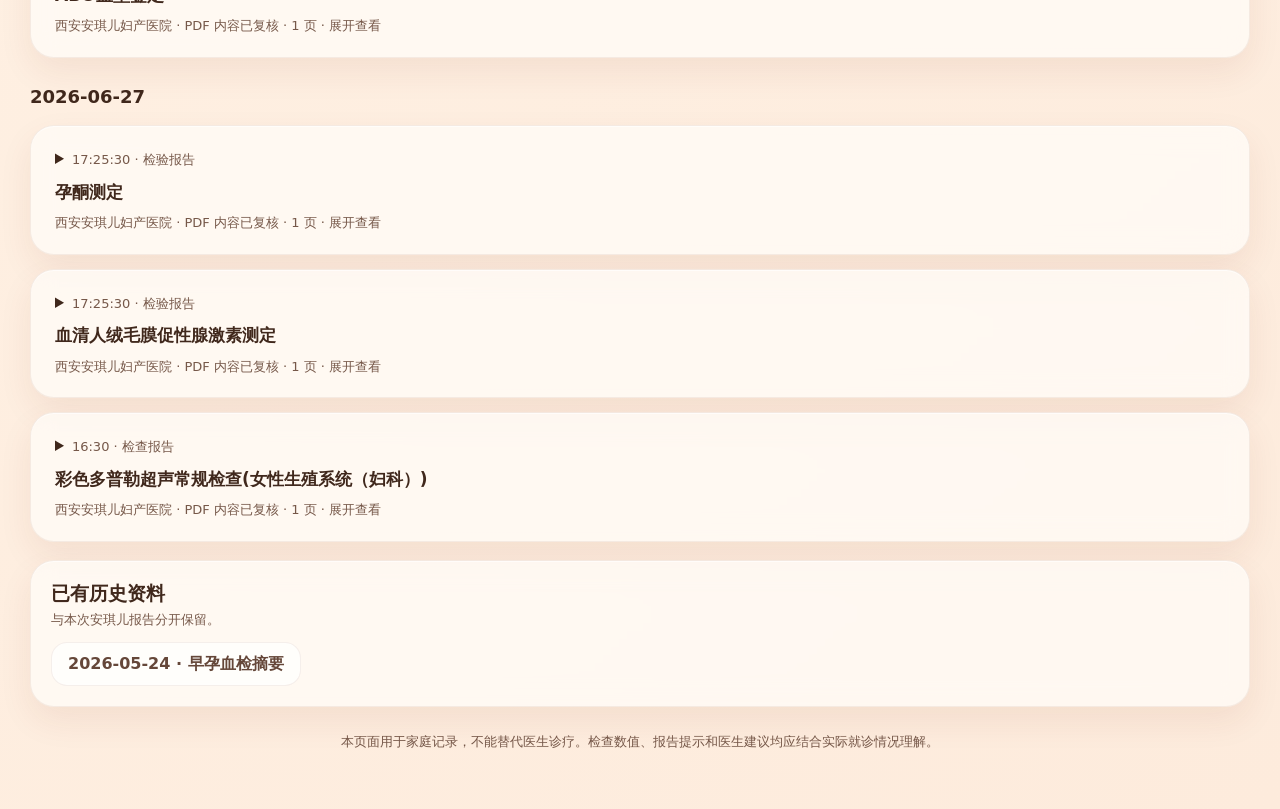
<file: site/records.html>
<!doctype html>
<html lang="zh-CN">
<head>
  <meta charset="utf-8">
  <meta name="viewport" content="width=device-width, initial-scale=1">
  <title>检查记录 - 宝宝成长档案</title>
  <link rel="stylesheet" href="assets/app.css?v=79338ce8d254">
  <link rel="stylesheet" href="assets/records.css?v=8cf2fb941bdc">
  <script src="assets/fragments.js?v=cd3ef33f56a7"></script>
</head>
<body>
  <script>accessGate();</script>
  <main class="app">
    <script>siteHeader("检查记录");</script>
    <section class="card section-card records-intro">
      <div class="section-head"><div>
        <span class="pill">按日期留存 · 逐份核对</span>
        <h1 class="section-title">检查记录</h1>
        <p class="section-subtitle">把检查结果和医生原话放在一起，保留来源与待确认之处。</p>
      </div></div>
      <div id="recordCoverage" aria-live="polite"><p>正在载入报告摘要。</p></div>
      <p class="record-note">这里只展示匿名摘要，原件及读取过程保留在本地。报告中的孕周属于当时记录；不同日期依据有差异时，保留原文并等待医生核对。</p>
      <a class="button-link secondary" href="conversations/2026-10-16-pdf-content-review.html">查看本次复核结果与后续重点</a>
    </section>

    <section class="wide-section" aria-labelledby="angelRecordsTitle">
      <div class="section-head records-toolbar">
        <div><h2 class="section-title" id="angelRecordsTitle">安琪儿电子报告</h2><p class="section-subtitle" id="recordCount" aria-live="polite"></p></div>
        <label class="record-filter">报告日期<select id="recordDateFilter"><option value="">全部日期</option></select></label>
      </div>
      <div id="recordList" class="record-list"></div>
      <noscript><p class="record-notice">请启用 JavaScript 查看已核对的电子报告摘要。</p></noscript>
    </section>

    <section class="card section-card wide-section">
      <div class="section-head"><div><h2 class="section-title">已有历史资料</h2><p class="section-subtitle">与本次安琪儿报告分开保留。</p></div></div>
      <a class="button-link secondary" href="reports/2026-05-24-blood-test.html">2026-05-24 · 早孕血检摘要</a>
    </section>
    <p class="footer">本页面用于家庭记录，不能替代医生诊疗。检查数值、报告提示和医生建议均应结合实际就诊情况理解。</p>
  </main>
  <script src="assets/site-data.js?v=51d193c2148f"></script>
  <script src="assets/timeline.js?v=d6178a070f53"></script>
  <script src="assets/app.js?v=00340b9f5b8a"></script>
  <script src="assets/records.js?v=88f7924e5b63"></script>
</body>
</html>
</file>
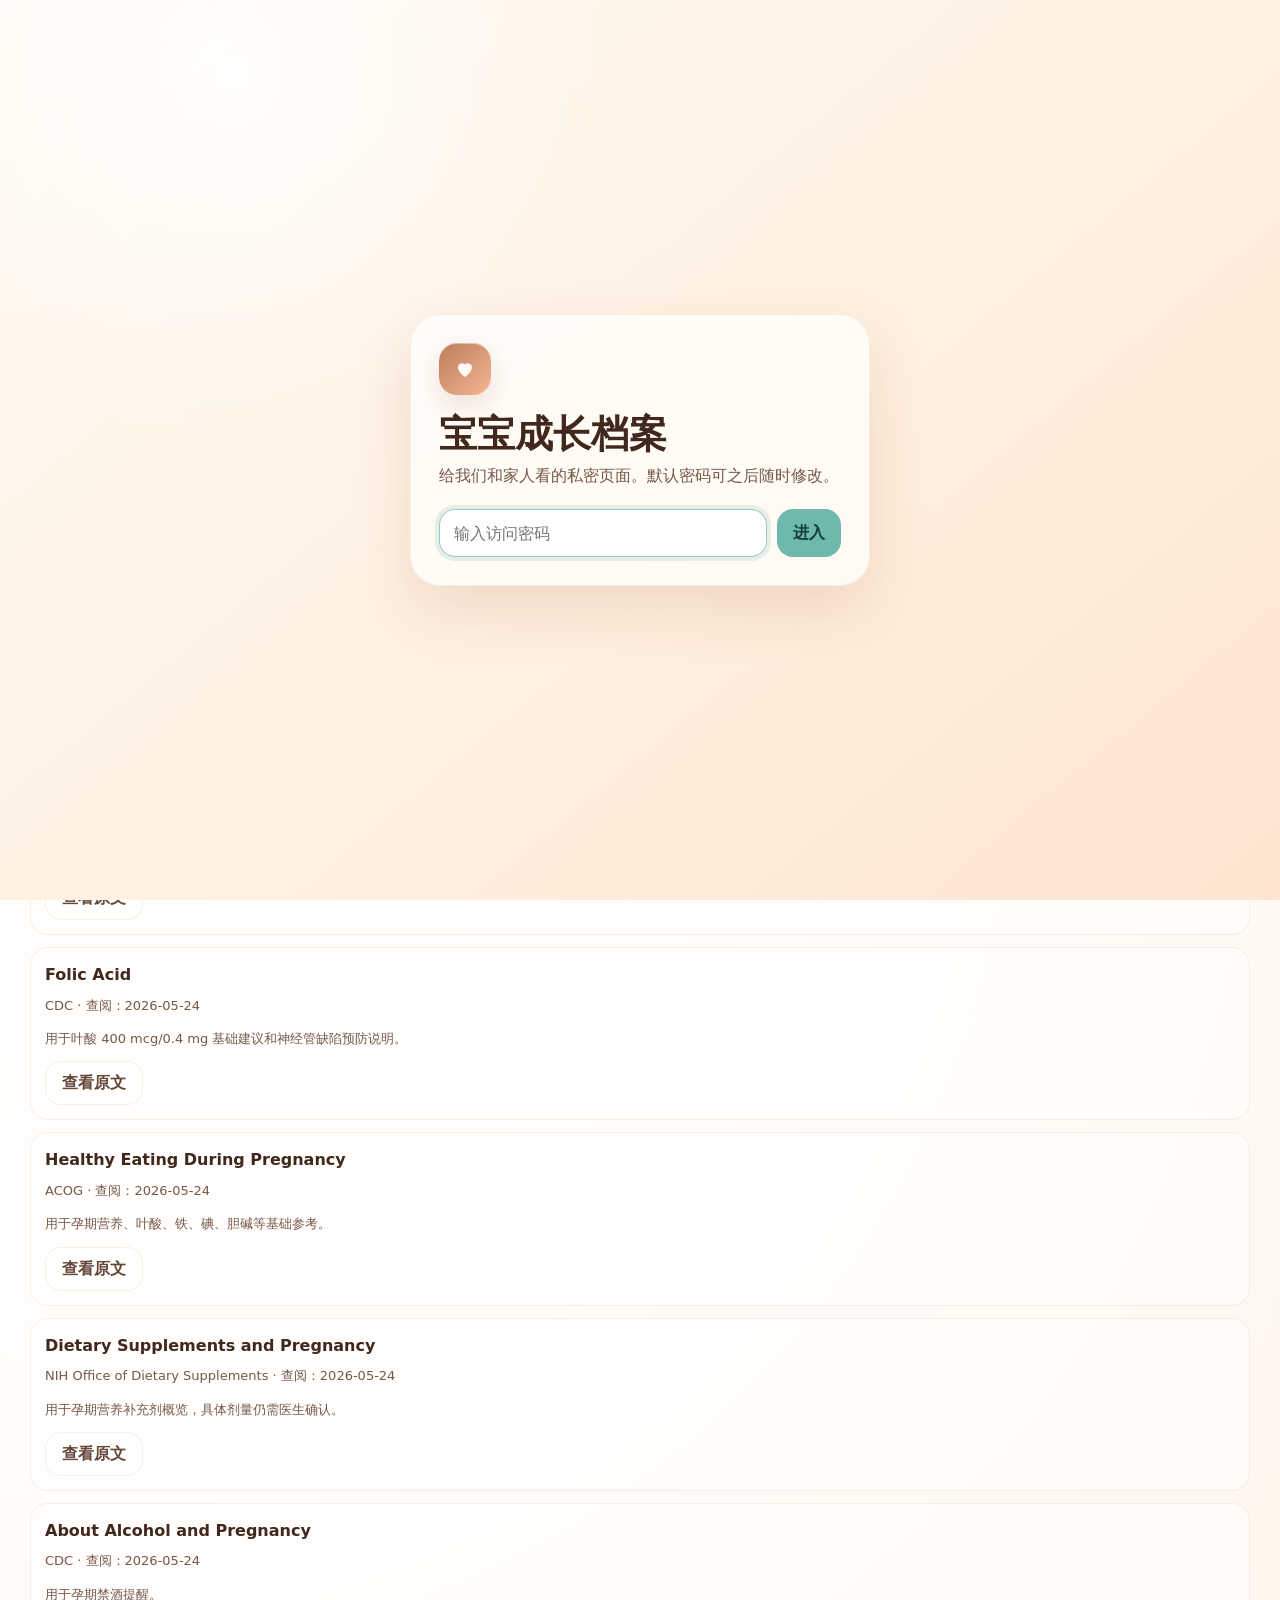
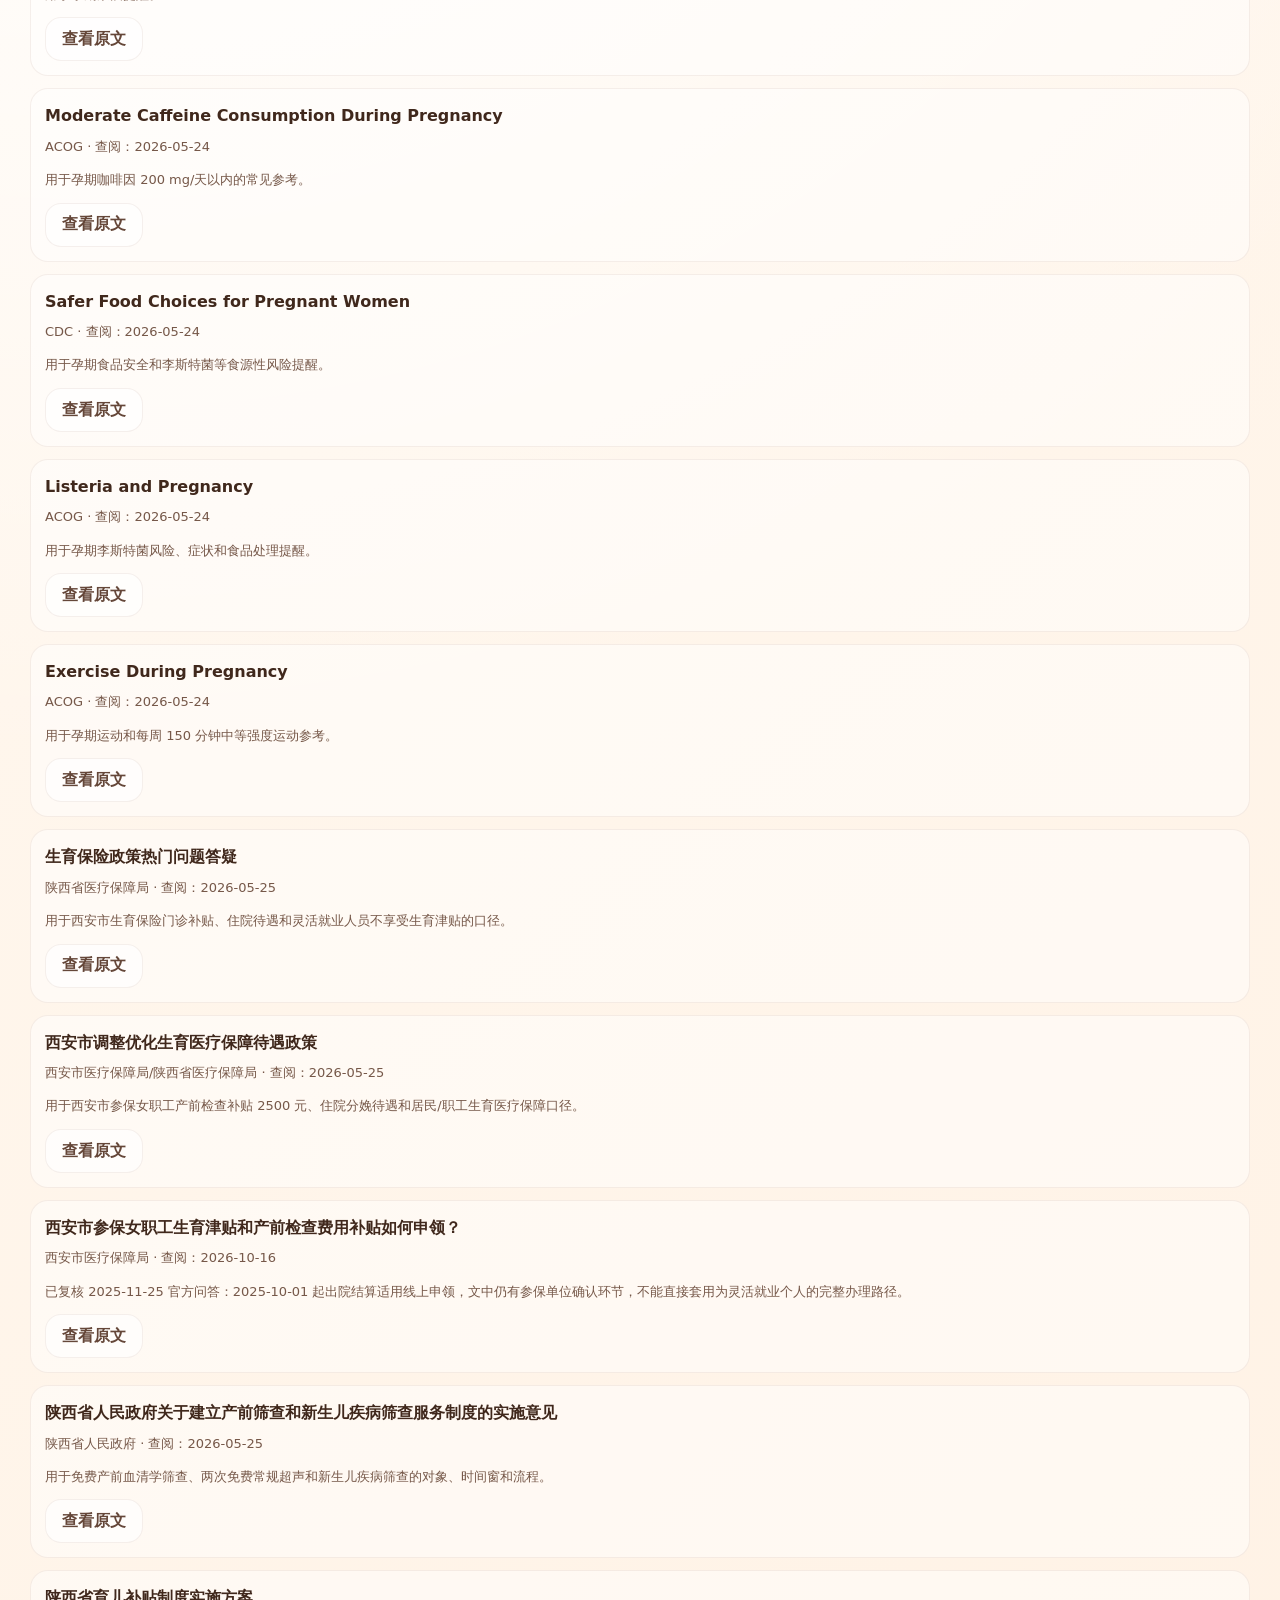
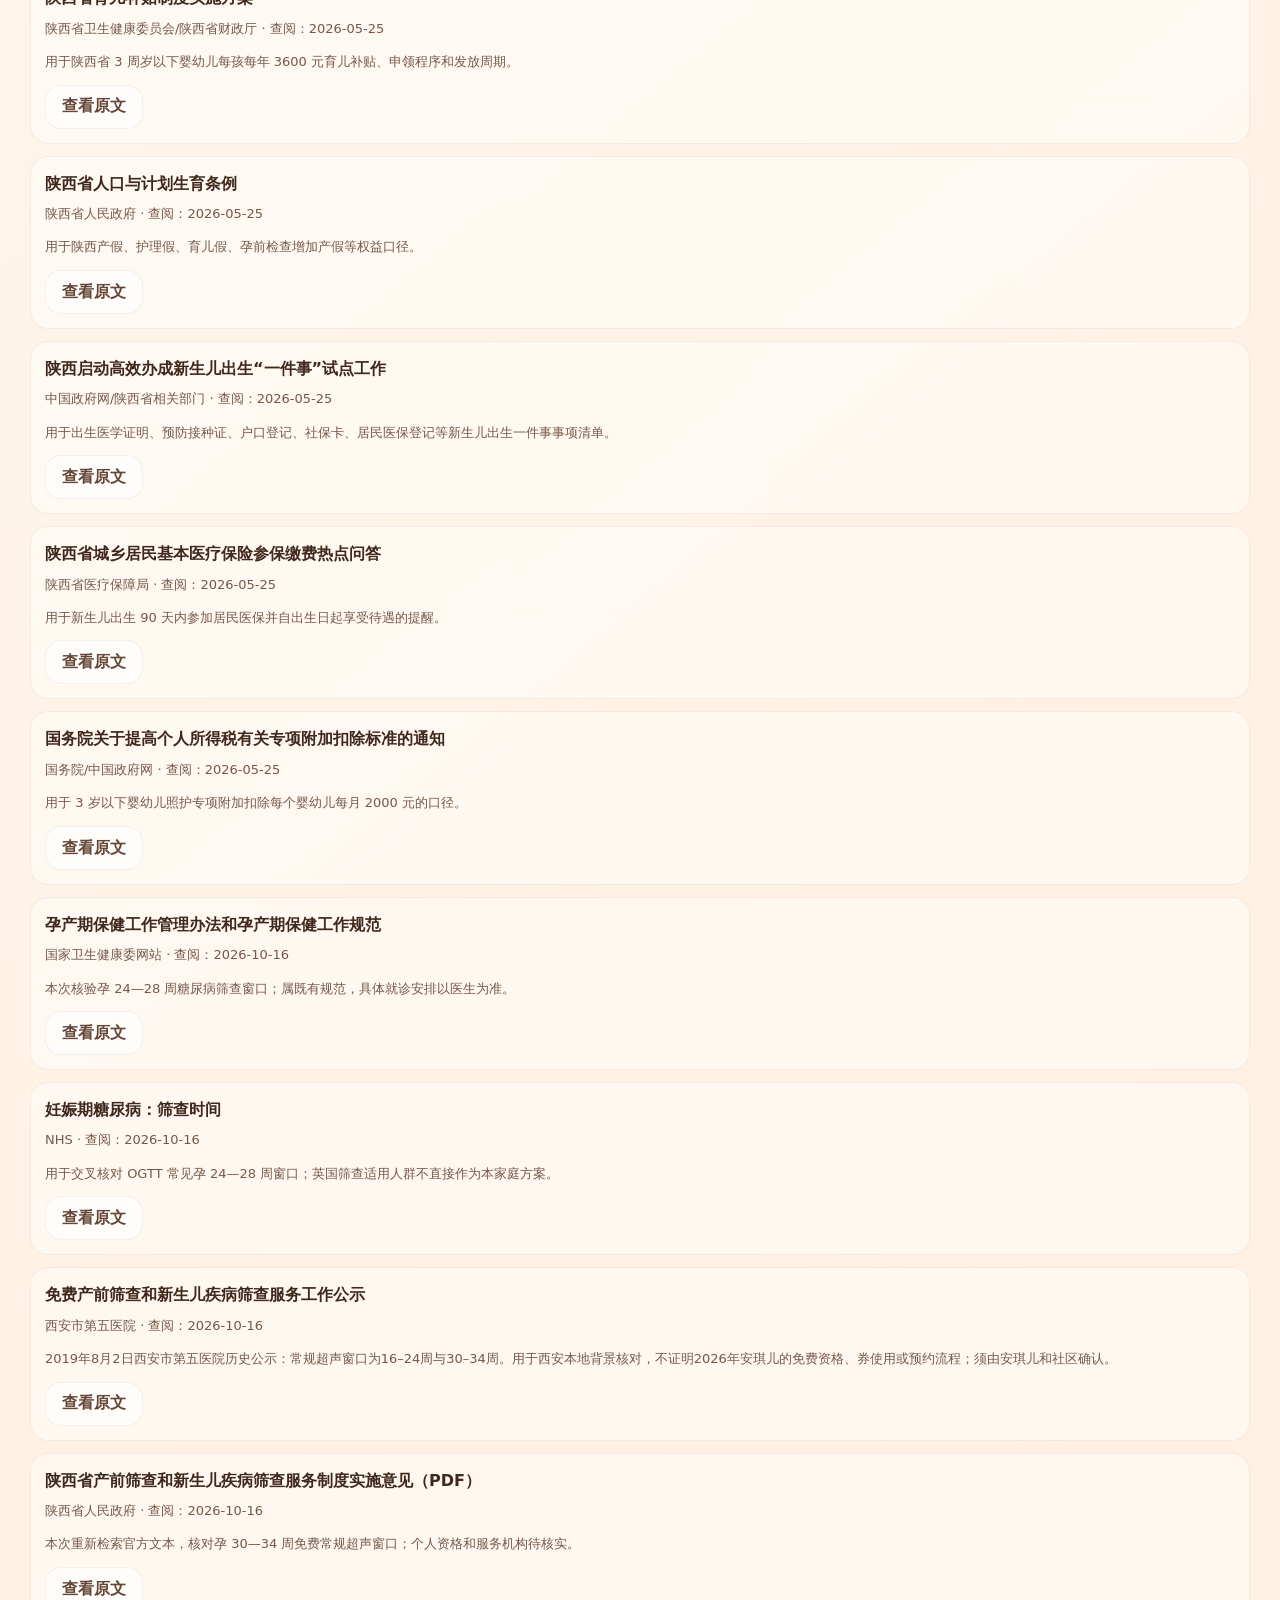
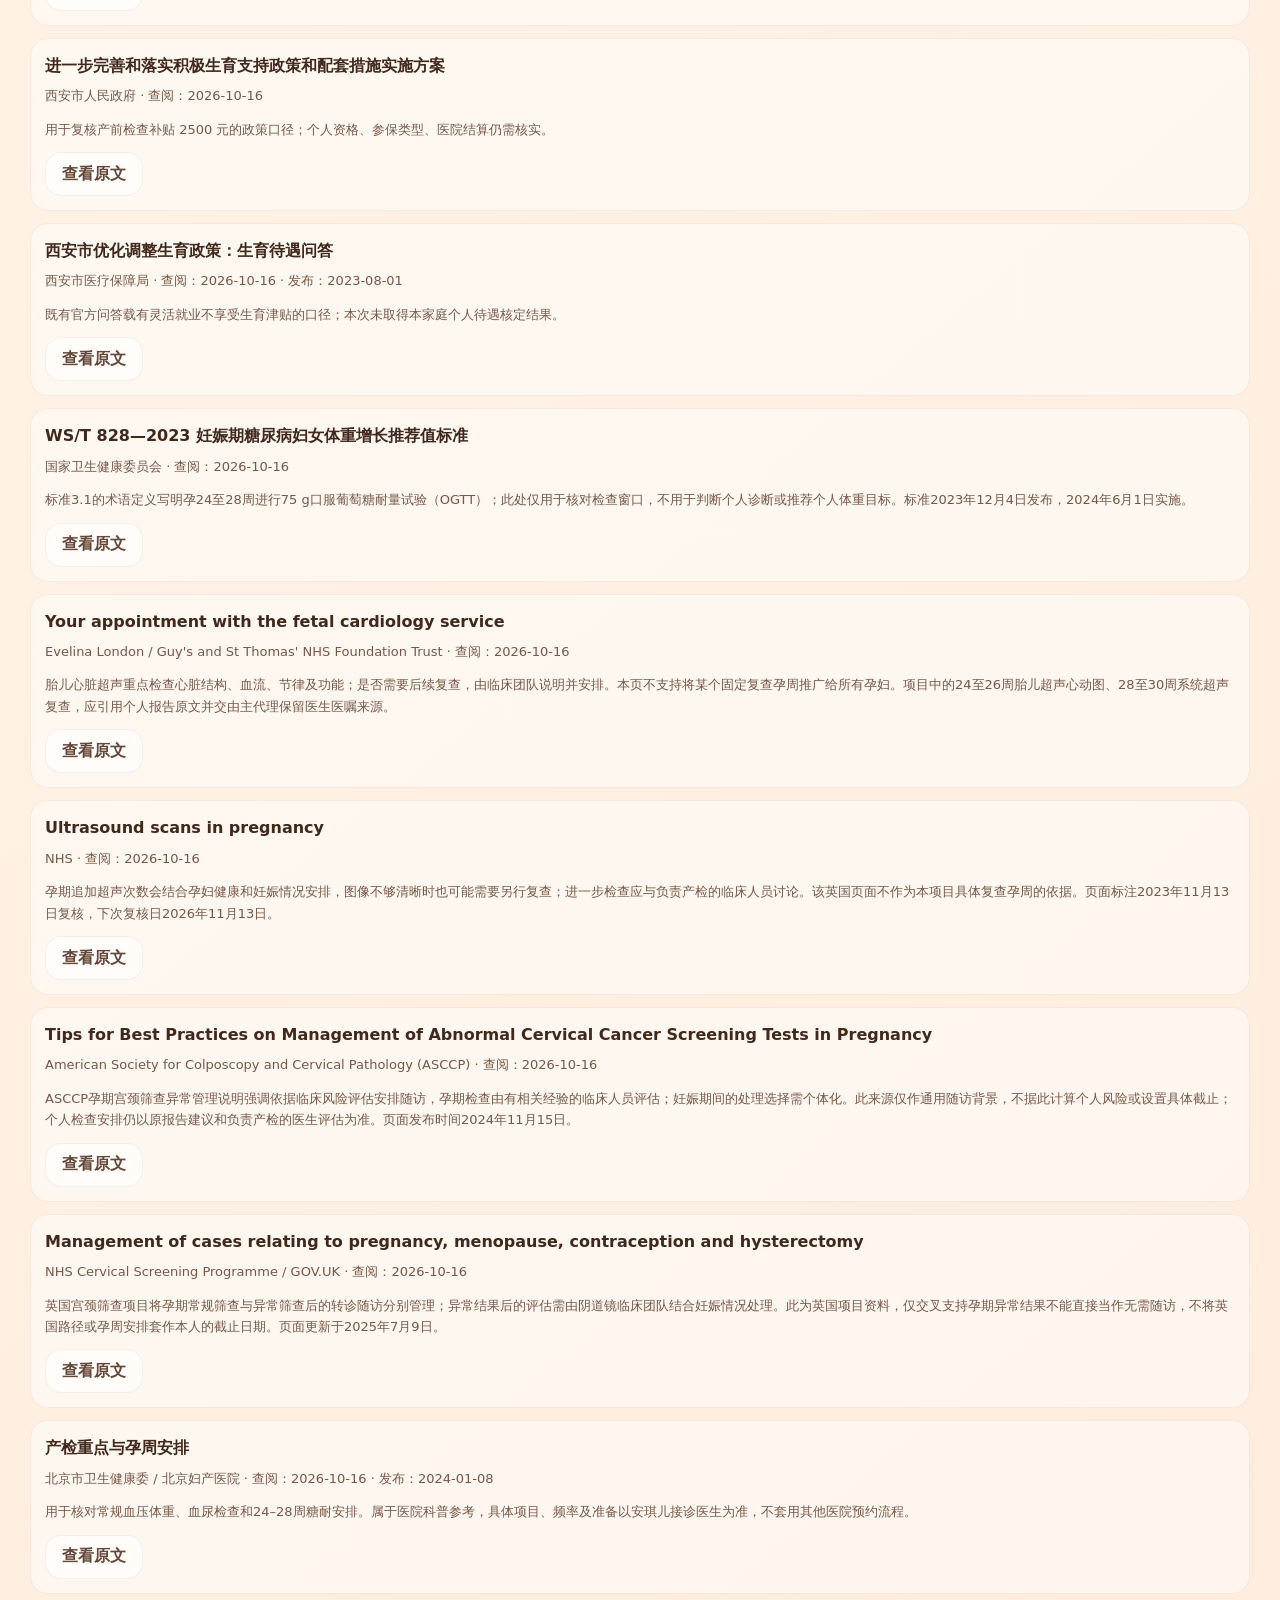
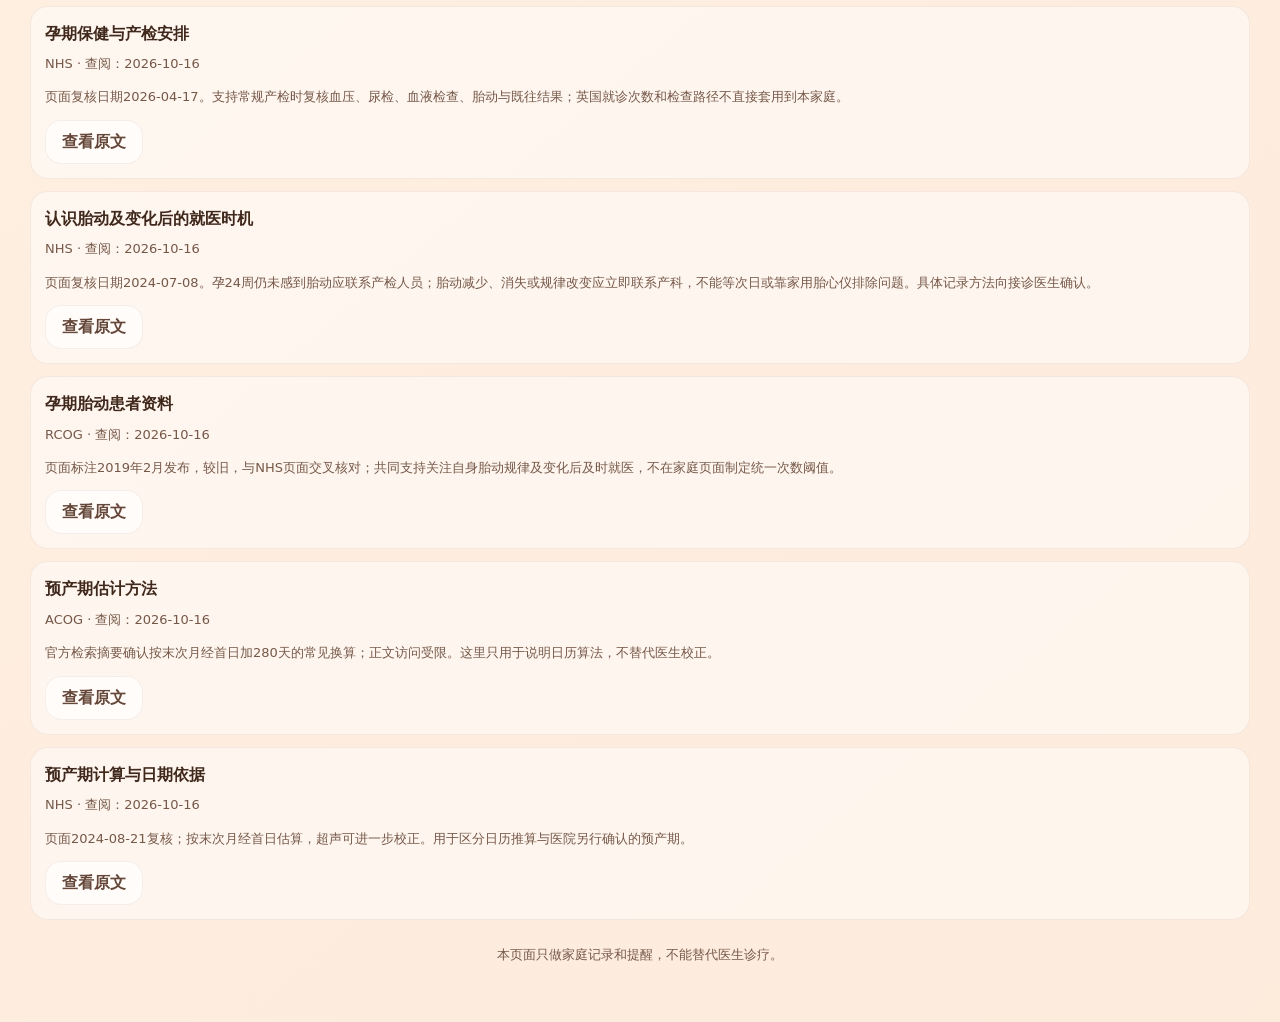
<file: site/sources.html>
<!doctype html>
<html lang="zh-CN"><head><meta charset="utf-8"><meta name="viewport" content="width=device-width, initial-scale=1">
<title>来源 - 宝宝成长档案</title><link rel="stylesheet" href="assets/app.css?v=79338ce8d254"><script src="assets/fragments.js?v=cd3ef33f56a7"></script></head>
<body><script>accessGate();</script><main class="app"><script>siteHeader("来源");</script>
<section class="card section-card"><h1 class="section-title">来源与查阅日期</h1><p class="detail-text">每条资料保留自己的查阅日期。2026-10-16 仅复核近期窗口和部分西安政策，未把其他历史资料标成重新核验。政策文件、医院通用说明不等于本家庭已获得资格或已完成检查。</p></section><section class="source-list wide-section" data-sources></section><p class="footer">本页面只做家庭记录和提醒，不能替代医生诊疗。</p></main>
<script src="assets/site-data.js?v=51d193c2148f"></script><script src="assets/timeline.js?v=d6178a070f53"></script><script src="assets/app.js?v=00340b9f5b8a"></script></body></html>
</file>
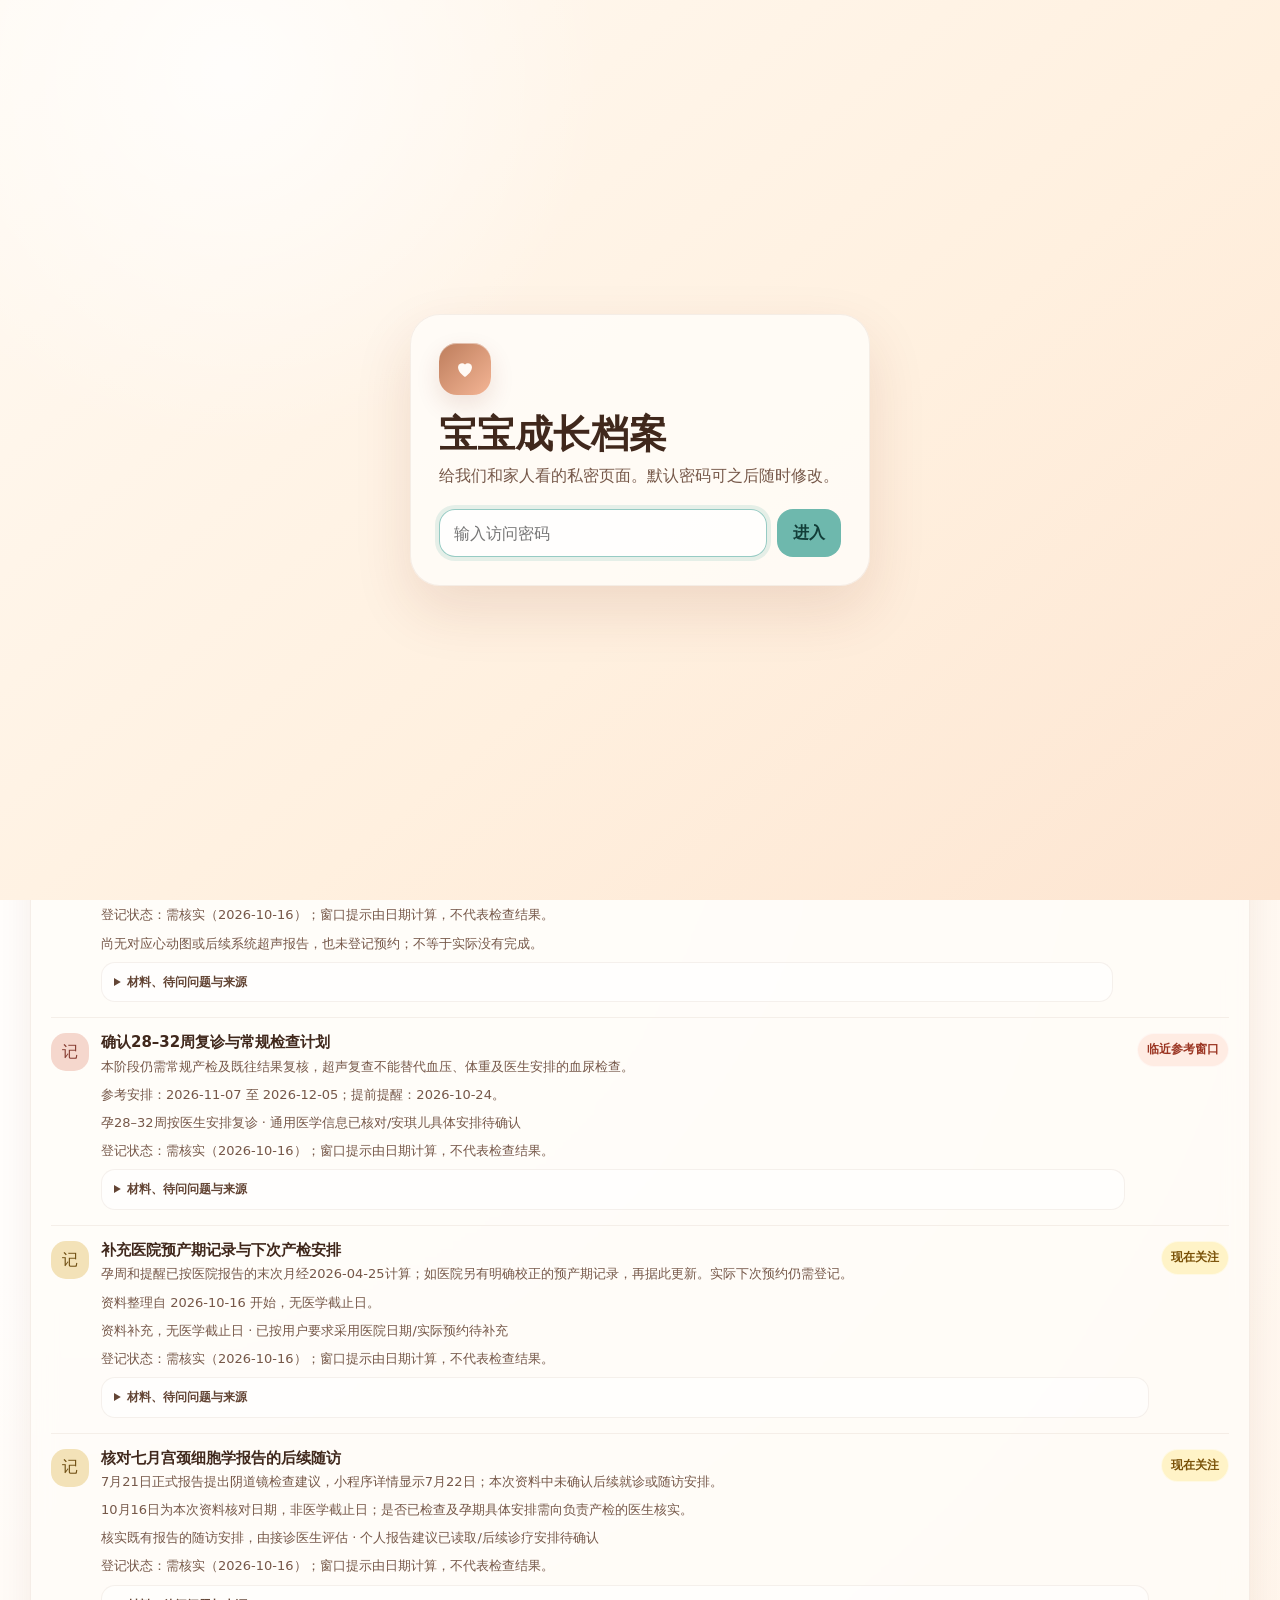
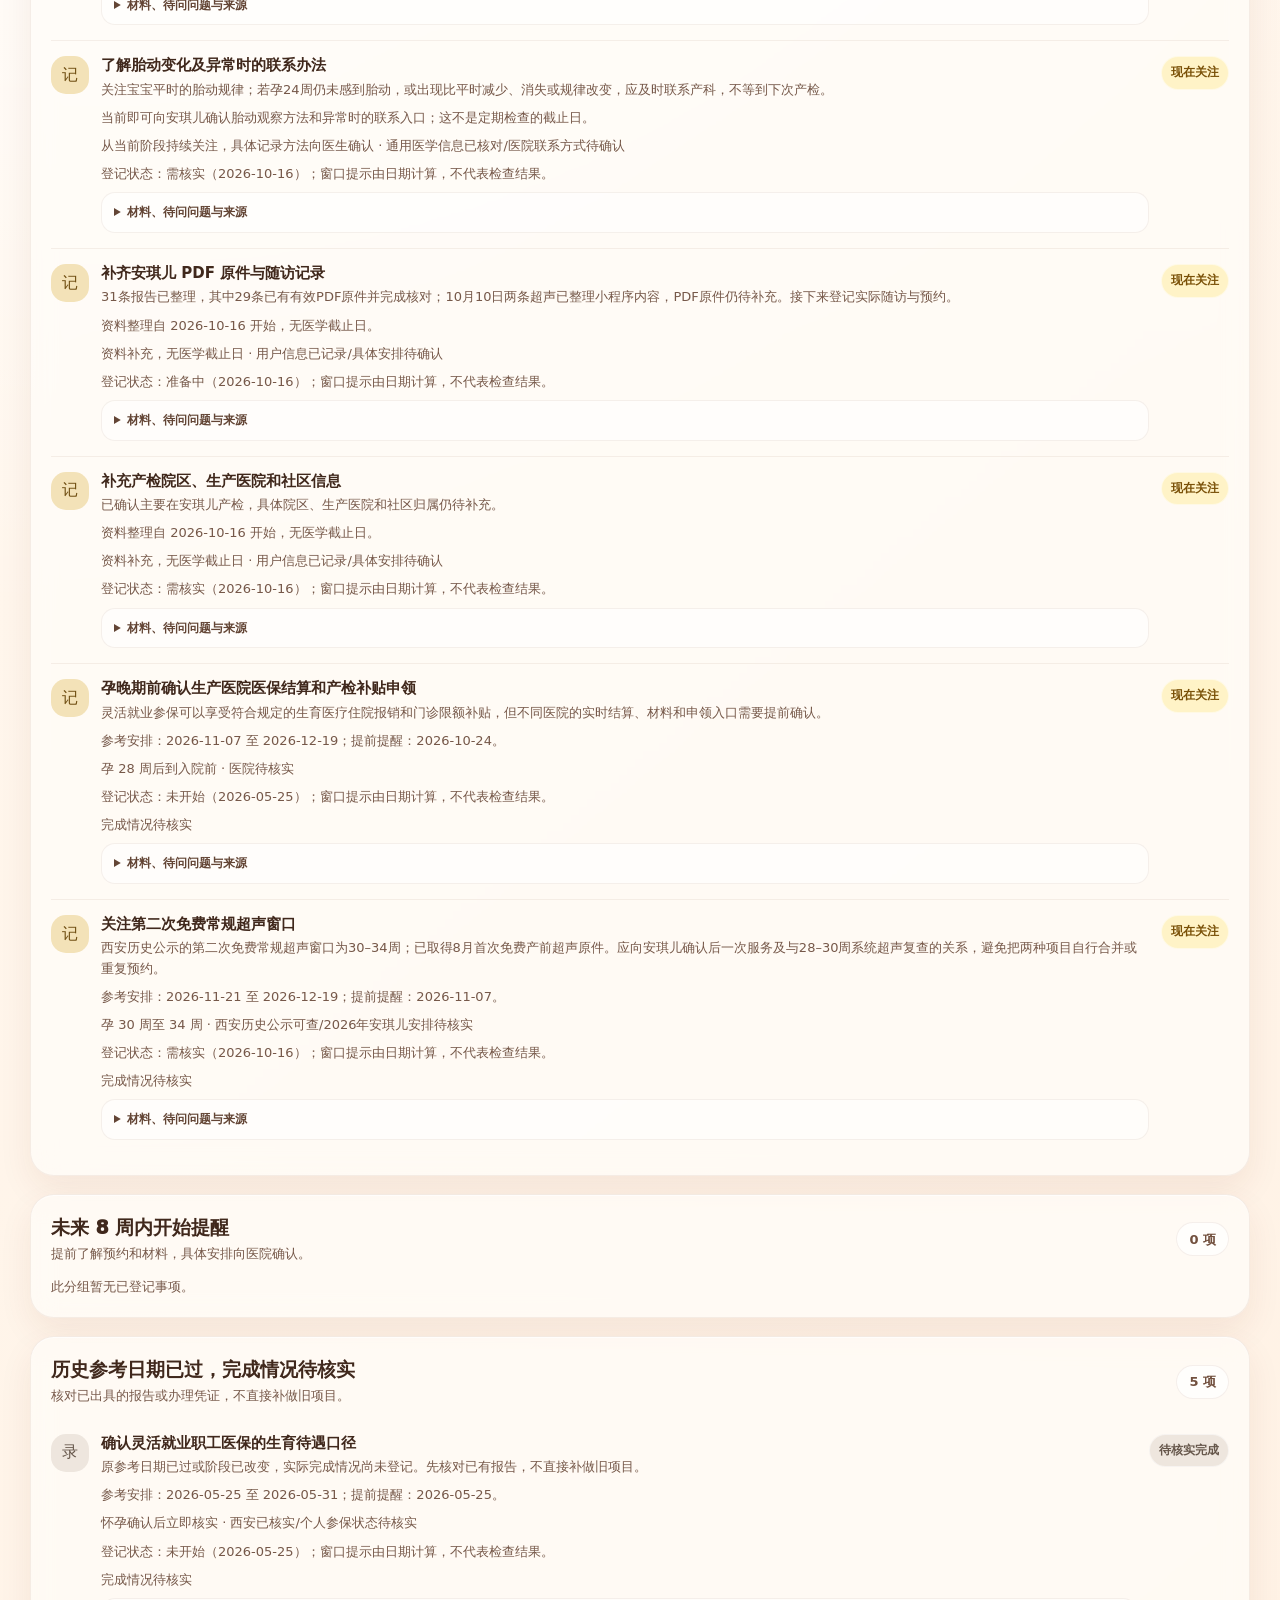
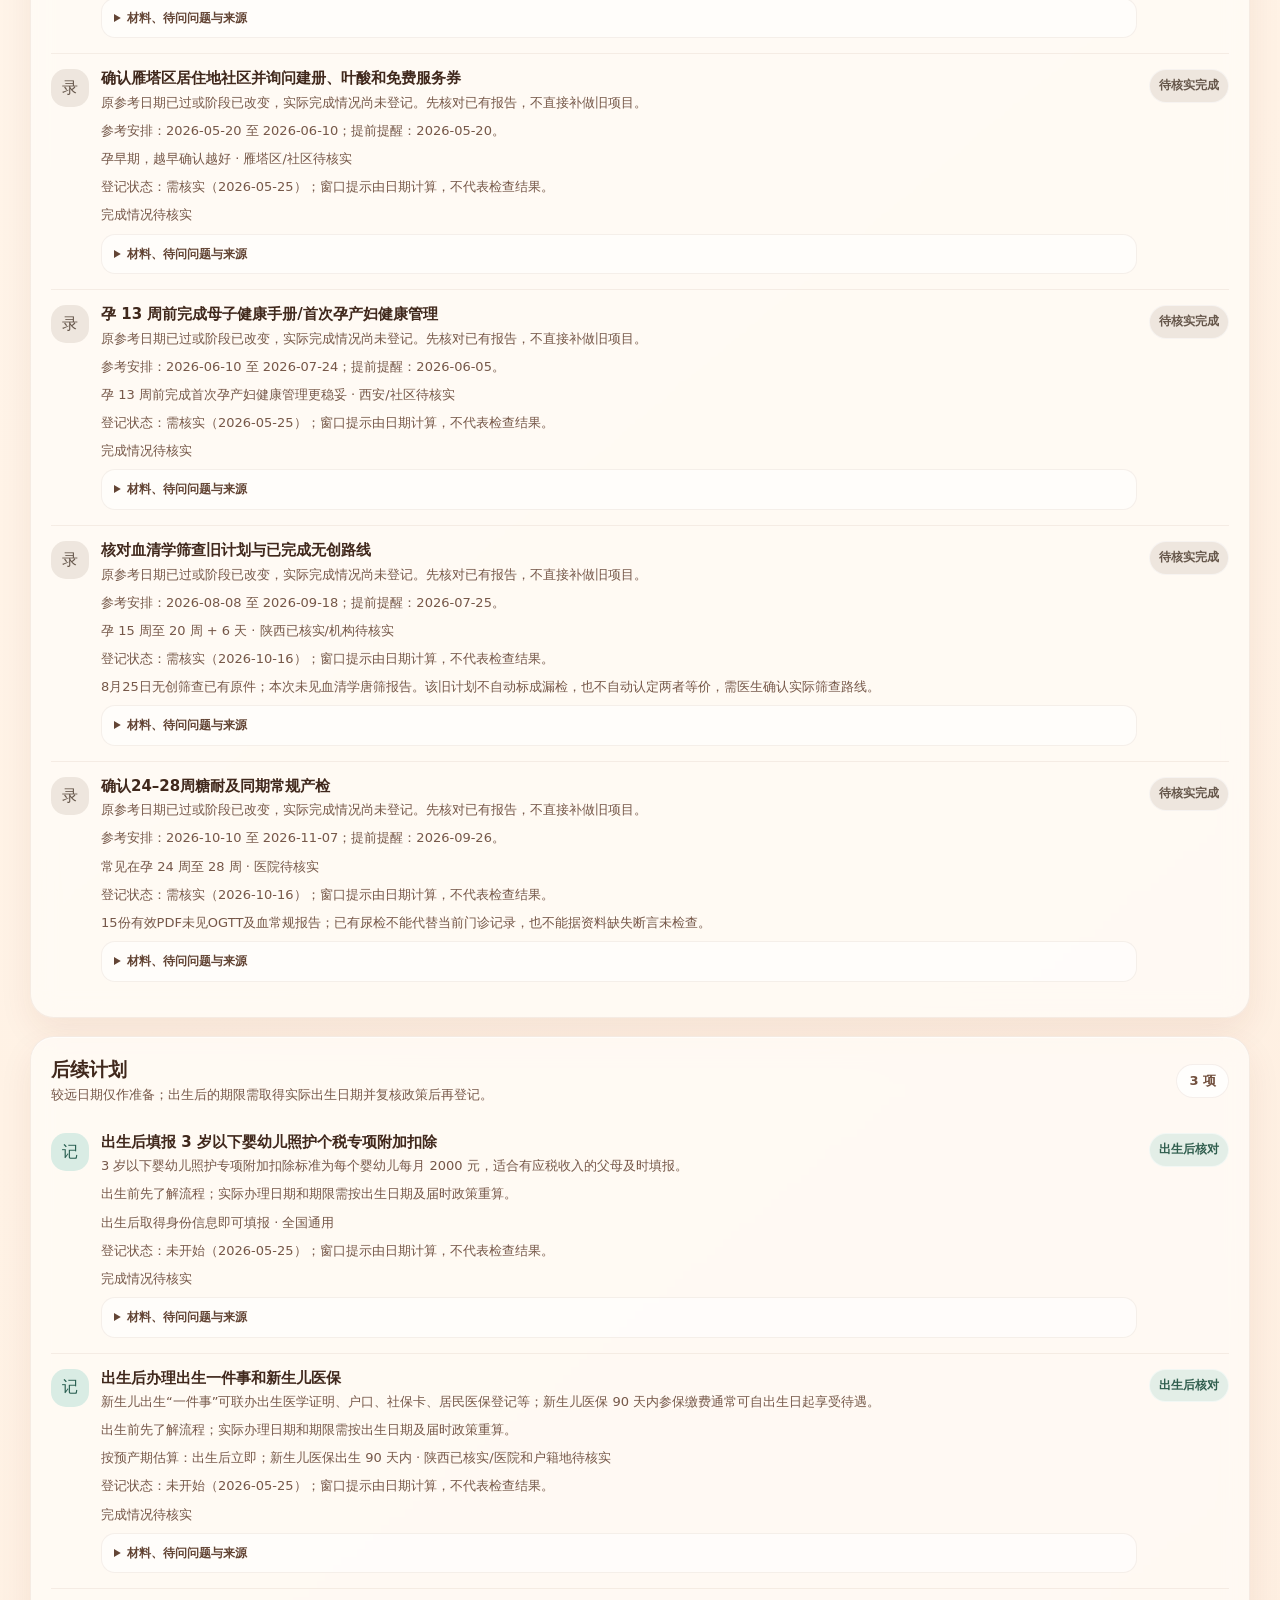
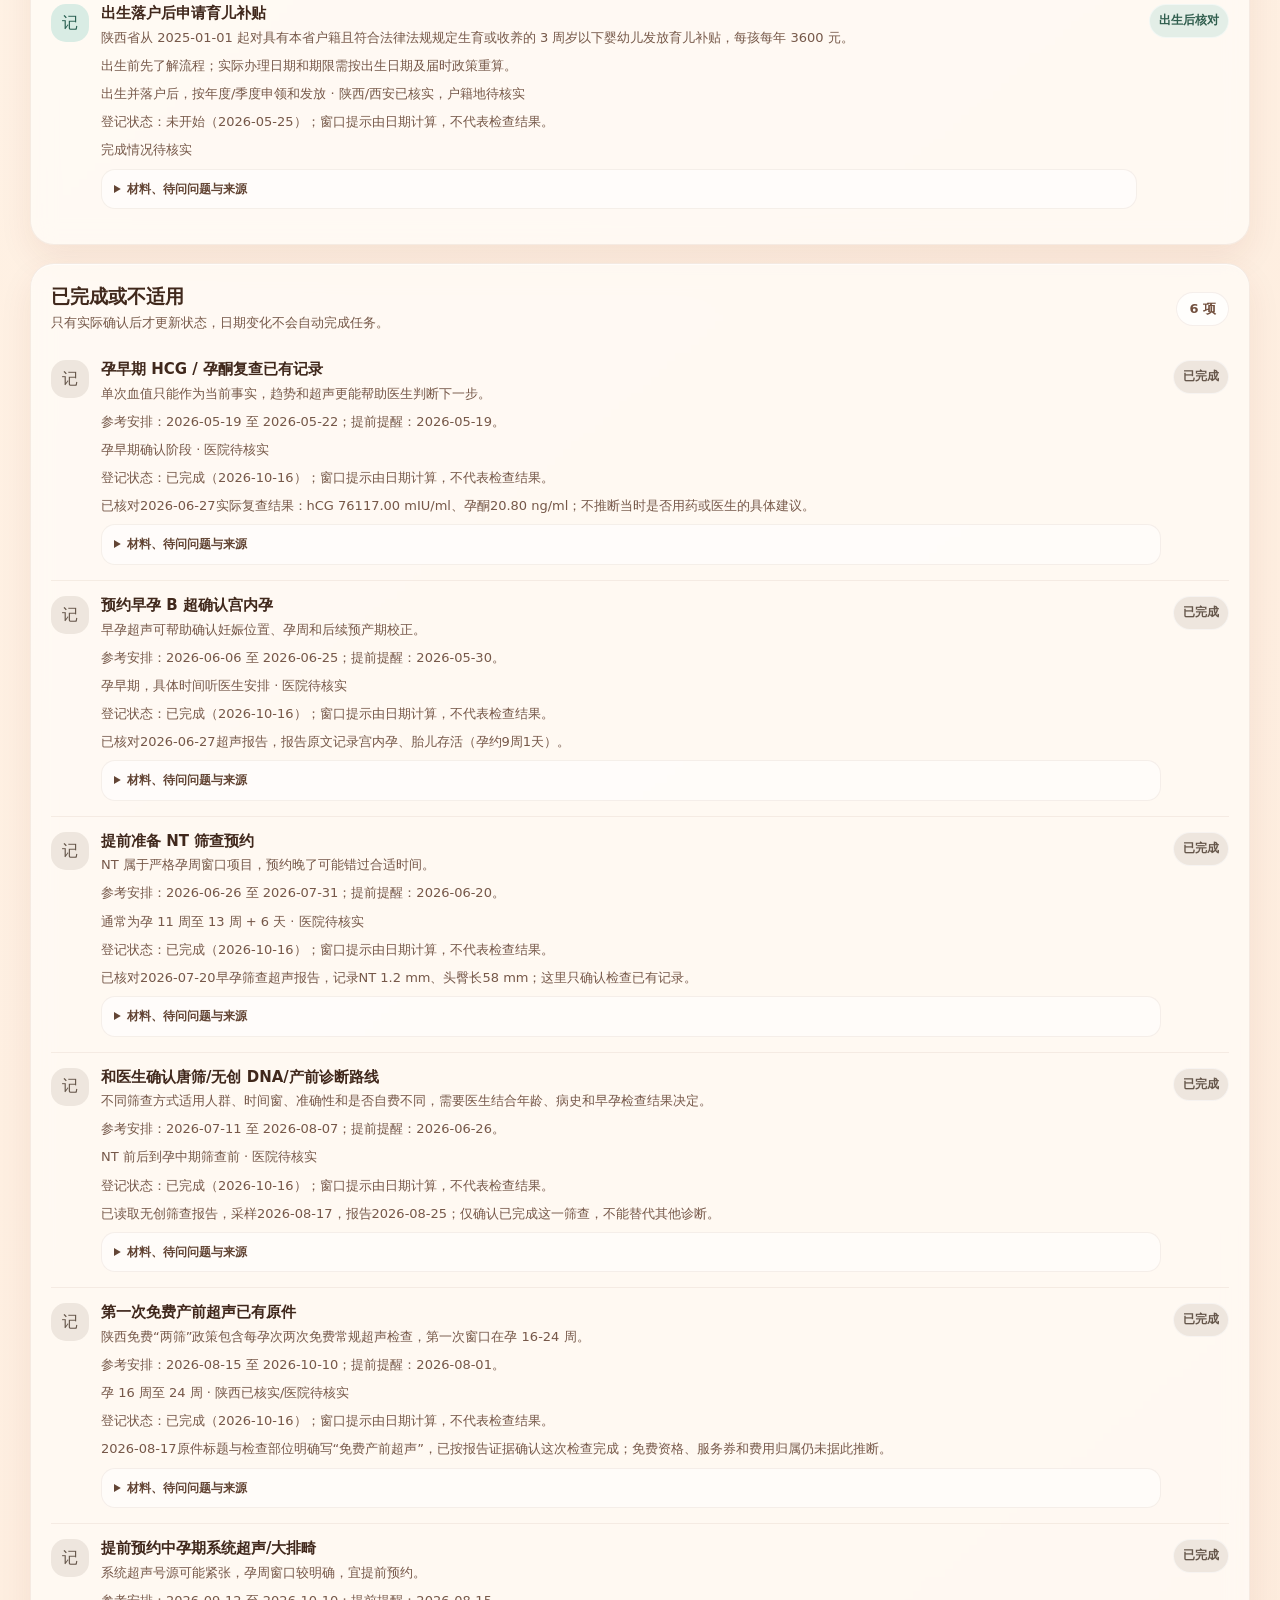
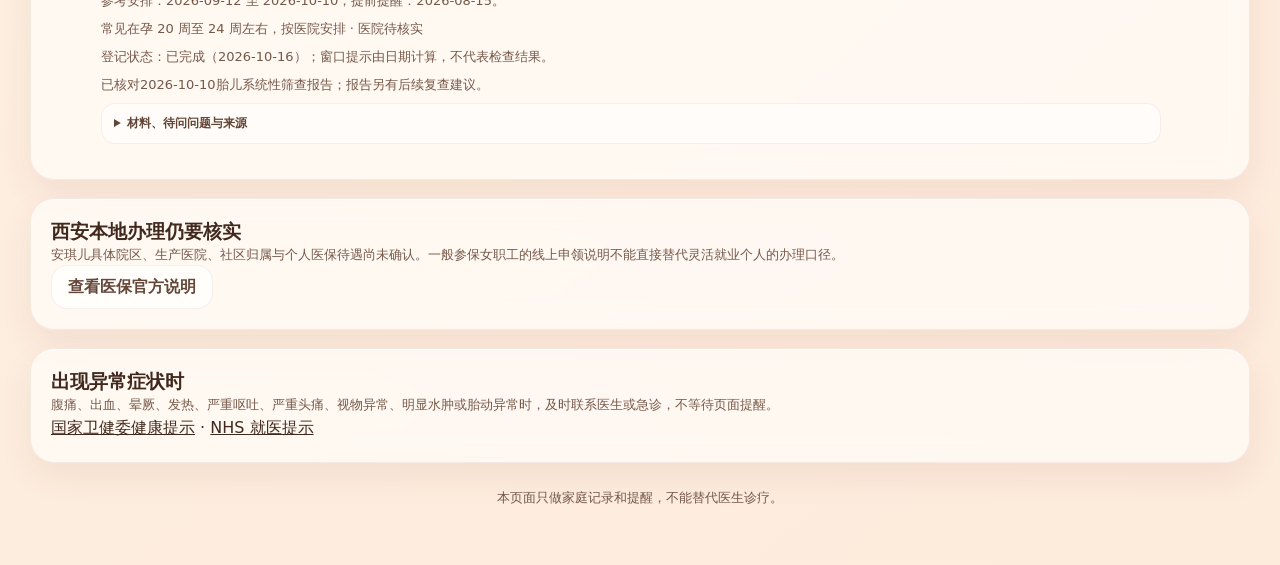
<file: site/tasks.html>
<!doctype html>
<html lang="zh-CN"><head><meta charset="utf-8"><meta name="viewport" content="width=device-width, initial-scale=1">
<title>待办提醒 - 宝宝成长档案</title><link rel="stylesheet" href="assets/app.css?v=79338ce8d254"><script src="assets/fragments.js?v=cd3ef33f56a7"></script></head>
<body><script>accessGate();</script><main class="app"><script>siteHeader("待办提醒");</script>
<section class="card section-card">
<span class="pill" data-today-pill>正在读取北京时间</span><h1 class="section-title page-heading">待办与资料核对</h1>
<p data-next-window class="detail-text"></p><p data-record-freshness class="detail-text"></p>
<p class="detail-text">日期用于参考规划；历史“未开始”只是当时登记状态，不表示今天仍未完成。报告随访的“核对节点”用于检查预约和后续记录，不是医生指定的医学截止日；超过节点仍保留提醒。出生后事项尚未启用实际倒计时。</p>
<p><a href="conversations/2026-10-16-pdf-content-review.html">查看原件复核与本轮产检安排依据</a></p>
<div class="source-actions"><a class="button-link secondary" href="#current">现在关注</a><a class="button-link secondary" href="#upcoming">未来 8 周</a><a class="button-link secondary" href="#history">历史待核实</a><a class="button-link secondary" href="#later">后续计划</a></div>
</section>
<section class="card section-card wide-section" id="current"><div class="section-head"><div><h2 class="section-title">现在关注</h2><p class="section-subtitle">优先核对最新资料与当前参考窗口。</p></div><span class="pill" data-task-count="current"></span></div><div class="task-list detailed" data-task-group="current">正在加载提醒。</div></section>
<section class="card section-card wide-section" id="upcoming"><div class="section-head"><div><h2 class="section-title">未来 8 周内开始提醒</h2><p class="section-subtitle">提前了解预约和材料，具体安排向医院确认。</p></div><span class="pill" data-task-count="upcoming"></span></div><div class="task-list detailed" data-task-group="upcoming">正在加载提醒。</div></section>
<section class="card section-card wide-section" id="history"><div class="section-head"><div><h2 class="section-title">历史参考日期已过，完成情况待核实</h2><p class="section-subtitle">核对已出具的报告或办理凭证，不直接补做旧项目。</p></div><span class="pill" data-task-count="history"></span></div><div class="task-list detailed" data-task-group="history">正在加载提醒。</div></section>
<section class="card section-card wide-section" id="later"><div class="section-head"><div><h2 class="section-title">后续计划</h2><p class="section-subtitle">较远日期仅作准备；出生后的期限需取得实际出生日期并复核政策后再登记。</p></div><span class="pill" data-task-count="later"></span></div><div class="task-list detailed" data-task-group="later">正在加载提醒。</div></section>
<section class="card section-card wide-section" id="finished"><div class="section-head"><div><h2 class="section-title">已完成或不适用</h2><p class="section-subtitle">只有实际确认后才更新状态，日期变化不会自动完成任务。</p></div><span class="pill" data-task-count="finished"></span></div><div class="task-list detailed" data-task-group="finished">正在加载提醒。</div></section>
<section class="card section-card wide-section" id="policy-benefits"><h2 class="section-title">西安本地办理仍要核实</h2><p class="detail-text">安琪儿具体院区、生产医院、社区归属与个人医保待遇尚未确认。一般参保女职工的线上申领说明不能直接替代灵活就业个人的办理口径。</p><a class="button-link secondary" href="sources.html#source-xian-maternity-claim-2025">查看医保官方说明</a></section>
<section class="card section-card wide-section"><h2 class="section-title">出现异常症状时</h2><p class="detail-text">腹痛、出血、晕厥、发热、严重呕吐、严重头痛、视物异常、明显水肿或胎动异常时，及时联系医生或急诊，不等待页面提醒。</p><a href="https://www.nhc.gov.cn/fys/kpxc/201405/4c761158268542639843a5b6194478bf.shtml" target="_blank" rel="noreferrer">国家卫健委健康提示</a> · <a href="https://www.nhs.uk/pregnancy/common-symptoms/pregnancy-symptoms-you-need-to-get-help-for/" target="_blank" rel="noreferrer">NHS 就医提示</a></section>
<noscript><p>请启用 JavaScript 查看动态提醒；本页面未加载时不能据此判断待办为空。</p></noscript>
<p class="footer">本页面只做家庭记录和提醒，不能替代医生诊疗。</p></main>
<script src="assets/site-data.js?v=51d193c2148f"></script><script src="assets/timeline.js?v=d6178a070f53"></script><script src="assets/app.js?v=00340b9f5b8a"></script></body></html>
</file>
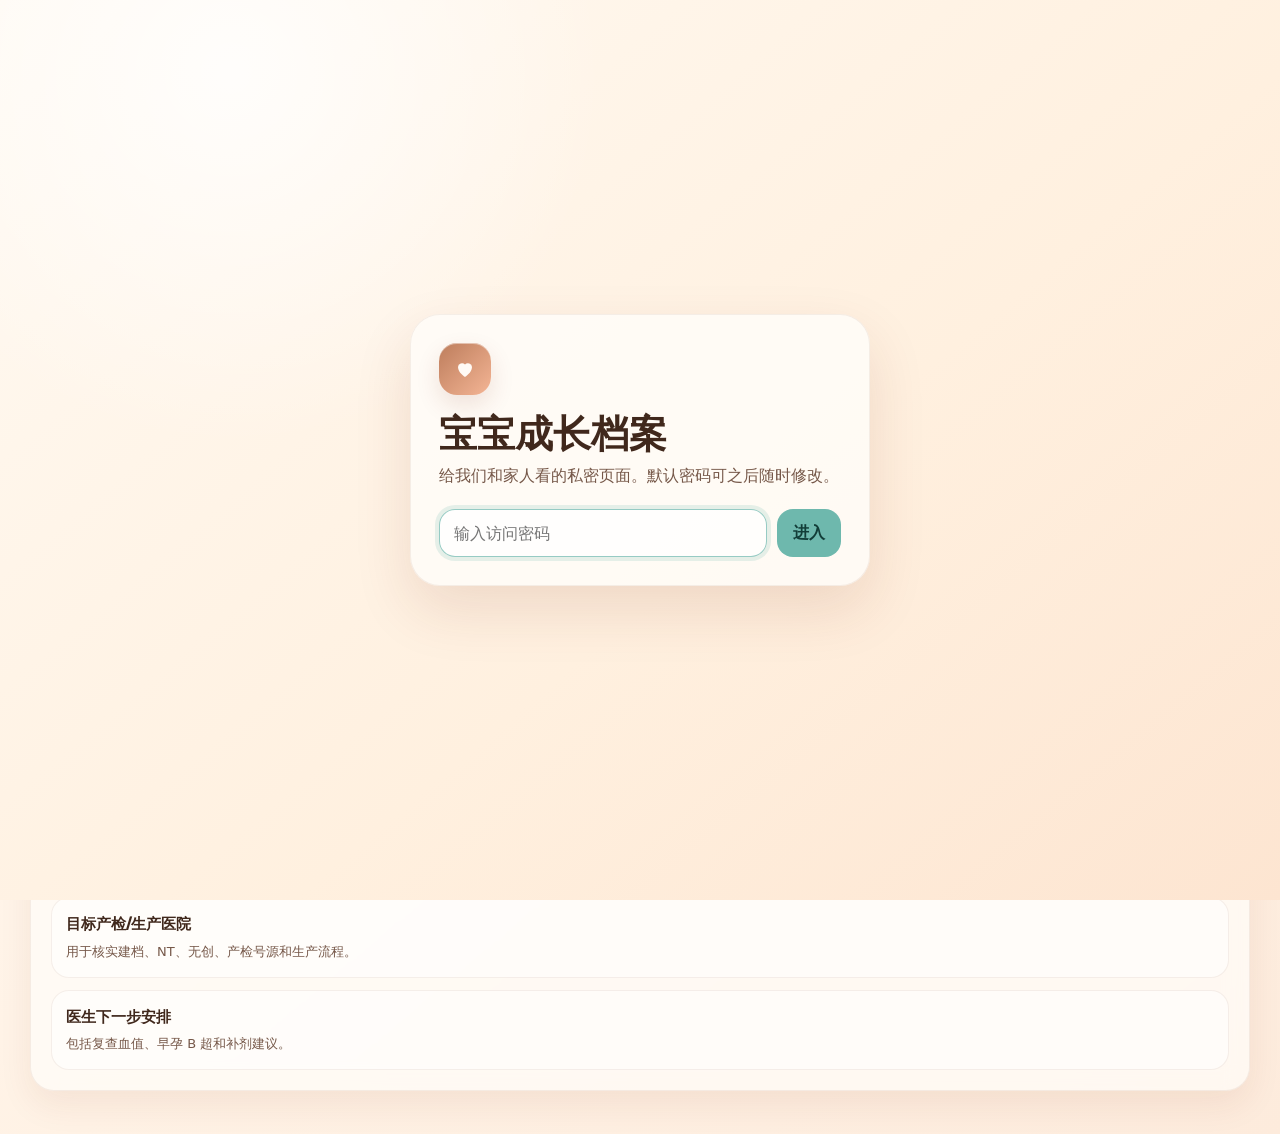
<file: site/conversations/2026-05-24-project-and-ui-design.html>
<!doctype html>
<html lang="zh-CN">
<head>
  <meta charset="utf-8">
  <meta name="viewport" content="width=device-width, initial-scale=1">
  <title>交流记录 - 宝宝成长档案</title>
  <link rel="stylesheet" href="../assets/app.css?v=79338ce8d254">
  <script src="../assets/fragments.js?v=cd3ef33f56a7"></script>
</head>
<body data-depth="1">
  <script>accessGate();</script>
  <main class="app">
    <script>siteHeader("交流记录");</script>

    <section class="card hero-card">
      <div class="hero-content">
        <span class="pill">2026-05-24 · 项目启动</span>
        <h1 class="hero-title">初始项目规划<br>与首页视觉方向</h1>
        <p class="hero-copy">这条记录保存了我们为什么要做这个项目、内容如何分类、为什么要多搜索查证，以及页面最终采用的 V5 淡暖阅读版风格。</p>
      </div>
    </section>

    <section class="two-col">
      <article class="card section-card">
        <div class="section-head"><div><h2 class="section-title">这次讨论确定了什么</h2></div></div>
        <ul class="list">
          <li>项目不是单纯日记，而是家庭孕育档案、医学事项看板和有来源的知识库。</li>
          <li>每次新增信息后，都要检查当前孕周和未来 4-8 周关键事项。</li>
          <li>涉及孕期、产检、育儿和西安本地流程的问题必须联网查证。</li>
          <li>HTML 页面加轻量密码门，默认密码为 <code>lyltm</code>。</li>
          <li>首页采用指挥中心式摘要，详情进入二级页面。</li>
        </ul>
      </article>
      <article class="card section-card">
        <div class="section-head"><div><h2 class="section-title">后续行动</h2></div></div>
        <ul class="list">
          <li>询问医生是否需要复查 β-HCG / 孕酮。</li>
          <li>确认早孕 B 超建议时间。</li>
          <li>核实西安所在区县、社区卫生服务中心和目标医院建档要求。</li>
          <li>持续把重要对话总结到 <code>content/conversations/</code>。</li>
        </ul>
      </article>
    </section>

    <section class="card section-card wide-section">
      <div class="section-head"><div><h2 class="section-title">仍需确认</h2><p class="section-subtitle">这些信息会影响后续页面提醒。</p></div></div>
      <div class="detail-list">
        <div class="detail-item"><h3 class="detail-title">所在区县、社区卫生服务中心</h3><p class="detail-text">用于核实母子健康手册办理点和材料。</p></div>
        <div class="detail-item"><h3 class="detail-title">目标产检/生产医院</h3><p class="detail-text">用于核实建档、NT、无创、产检号源和生产流程。</p></div>
        <div class="detail-item"><h3 class="detail-title">医生下一步安排</h3><p class="detail-text">包括复查血值、早孕 B 超和补剂建议。</p></div>
      </div>
    </section>
  </main>
  <script src="../assets/site-data.js?v=51d193c2148f"></script>
  <script src="../assets/timeline.js?v=d6178a070f53"></script>
  <script src="../assets/app.js?v=00340b9f5b8a"></script>
</body>
</html>
</file>
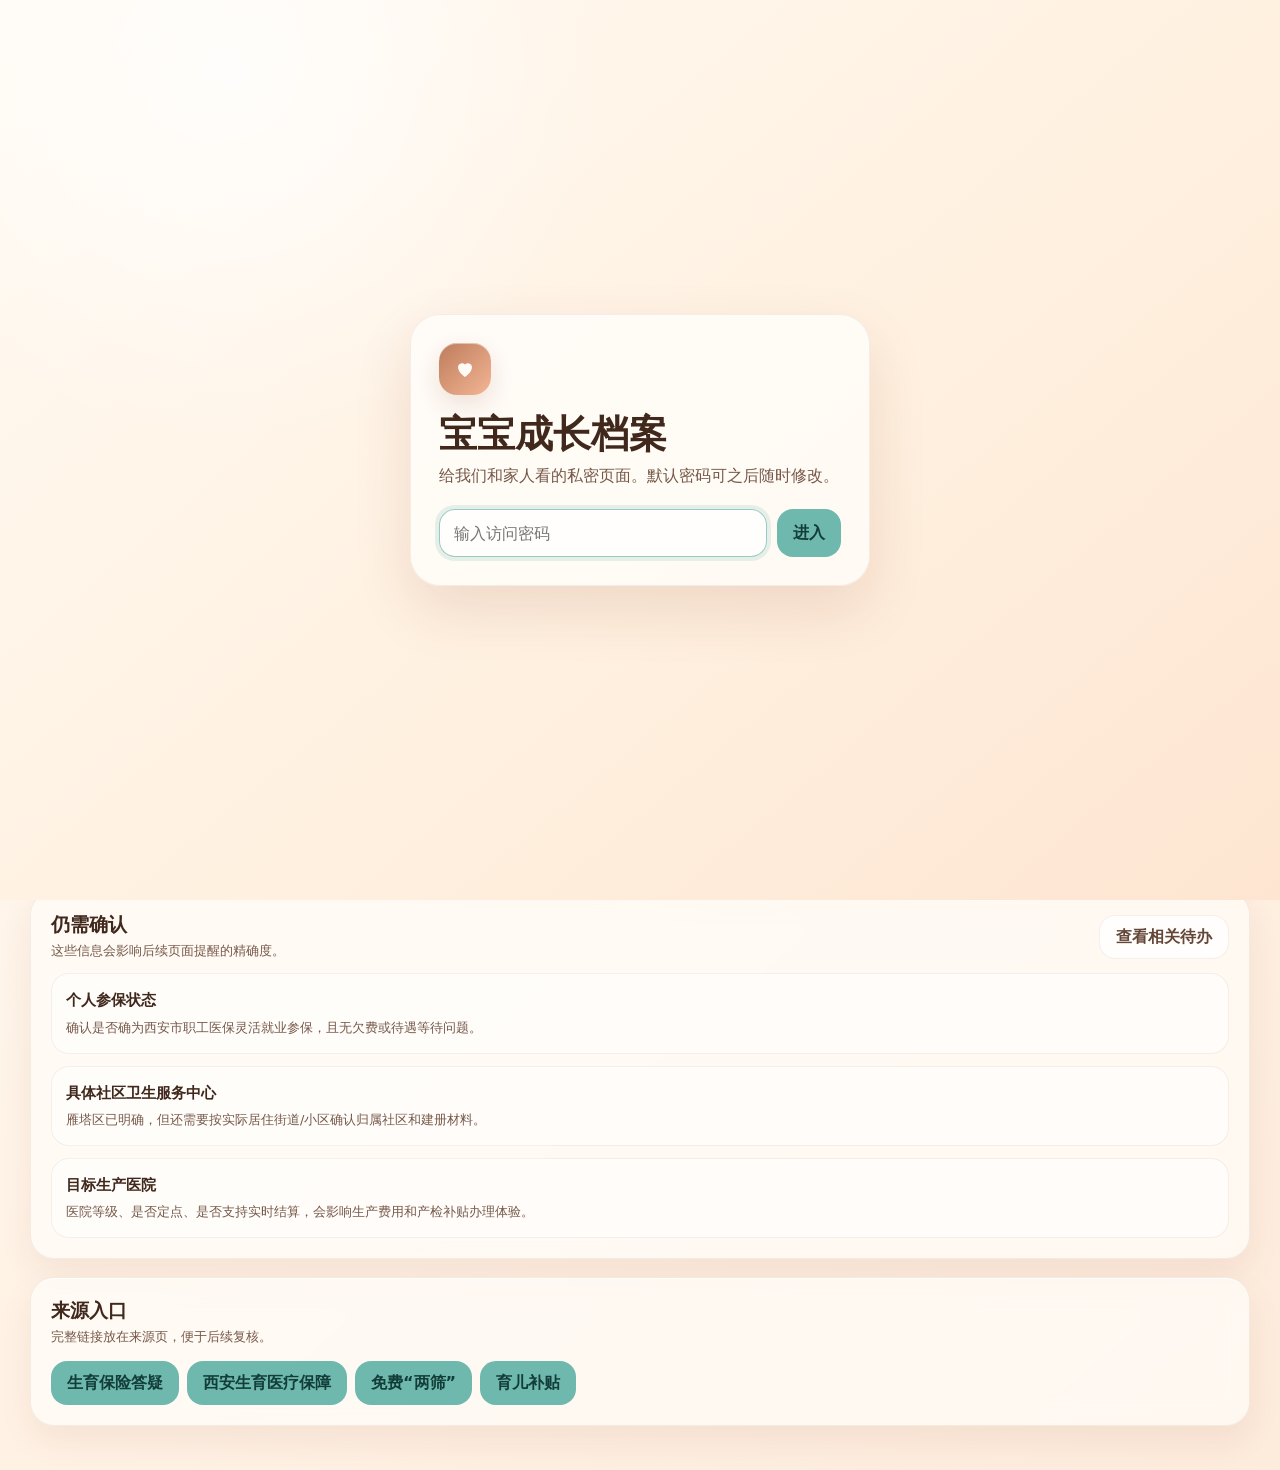
<file: site/conversations/2026-05-25-xian-yanta-pregnancy-benefits.html>
<!doctype html>
<html lang="zh-CN">
<head>
  <meta charset="utf-8">
  <meta name="viewport" content="width=device-width, initial-scale=1">
  <title>西安雁塔区孕期补贴福利 - 宝宝成长档案</title>
  <link rel="stylesheet" href="../assets/app.css?v=79338ce8d254">
  <script src="../assets/fragments.js?v=cd3ef33f56a7"></script>
</head>
<body data-depth="1">
  <script>accessGate();</script>
  <main class="app">
    <script>siteHeader("交流记录");</script><p class="memory-note">这是 2026-05-25 的历史讨论，“本周”等措辞均指当时。个人资格和最新办理口径仍需核实。<a href="2026-10-16-project-review.html">查看最新项目梳理</a></p>

    <section class="card hero-card">
      <div class="hero-content">
        <span class="pill">2026-05-25 · 西安雁塔区</span>
        <h1 class="hero-title">怀孕后的补贴<br>和福利提醒</h1>
        <p class="hero-copy">这条记录保存灵活就业参保下的生育待遇、免费公共卫生服务、出生后育儿补贴和证件办理节点，方便后续页面引用。</p>
      </div>
    </section>

    <section class="two-col">
      <article class="card section-card">
        <div class="section-head"><div><h2 class="section-title">事实记录</h2></div></div>
        <ul class="list">
          <li>当前按西安市灵活就业职工医保理解：可享符合规定的生育医疗住院费用报销和门诊产前检查补贴。</li>
          <li>灵活就业人员目前不享受生育津贴，个人参保状态和缴费连续性仍需核实。</li>
          <li>西安市参保女职工门诊产前检查费用一次性补贴标准为 2500 元，多胞胎每增加一胎再增加 300 元。</li>
          <li>陕西省有免费产前筛查和新生儿疾病筛查制度，具体服务券和机构要通过社区/医院确认。</li>
          <li>陕西育儿补贴为 3 周岁以下婴幼儿每孩每年 3600 元，出生落户后按户籍地申领。</li>
        </ul>
      </article>
      <article class="card section-card">
        <div class="section-head"><div><h2 class="section-title">已经转成提醒</h2></div></div>
        <ul class="list">
          <li>本周核实灵活就业医保待遇和医院结算路径。</li>
          <li>本周确认雁塔区居住地社区卫生服务中心、母子健康手册、免费叶酸和免费筛查服务券。</li>
          <li>孕 13 周前完成建册/首次孕产妇健康管理，提前预约 NT。</li>
          <li>孕中期关注免费血清学筛查、免费超声和系统超声。</li>
          <li>出生后办理出生一件事、新生儿医保、育儿补贴和个税专项附加扣除。</li>
        </ul>
      </article>
    </section>

    <section class="card section-card wide-section">
      <div class="section-head">
        <div>
          <h2 class="section-title">仍需确认</h2>
          <p class="section-subtitle">这些信息会影响后续页面提醒的精确度。</p>
        </div>
        <a class="button-link secondary" href="../tasks.html#policy-benefits">查看相关待办</a>
      </div>
      <div class="detail-list">
        <div class="detail-item"><h3 class="detail-title">个人参保状态</h3><p class="detail-text">确认是否确为西安市职工医保灵活就业参保，且无欠费或待遇等待问题。</p></div>
        <div class="detail-item"><h3 class="detail-title">具体社区卫生服务中心</h3><p class="detail-text">雁塔区已明确，但还需要按实际居住街道/小区确认归属社区和建册材料。</p></div>
        <div class="detail-item"><h3 class="detail-title">目标生产医院</h3><p class="detail-text">医院等级、是否定点、是否支持实时结算，会影响生产费用和产检补贴办理体验。</p></div>
      </div>
    </section>

    <section class="card section-card wide-section">
      <div class="section-head"><div><h2 class="section-title">来源入口</h2><p class="section-subtitle">完整链接放在来源页，便于后续复核。</p></div></div>
      <div class="source-actions">
        <a class="button-link" href="../sources.html#shaanxi-maternity-faq">生育保险答疑</a>
        <a class="button-link" href="../sources.html#xian-maternity-treatment">西安生育医疗保障</a>
        <a class="button-link" href="../sources.html#shaanxi-two-screenings">免费“两筛”</a>
        <a class="button-link" href="../sources.html#shaanxi-childcare-subsidy">育儿补贴</a>
      </div>
    </section>
  </main>
  <script src="../assets/site-data.js?v=51d193c2148f"></script>
  <script src="../assets/timeline.js?v=d6178a070f53"></script>
  <script src="../assets/app.js?v=00340b9f5b8a"></script>
</body>
</html>
</file>
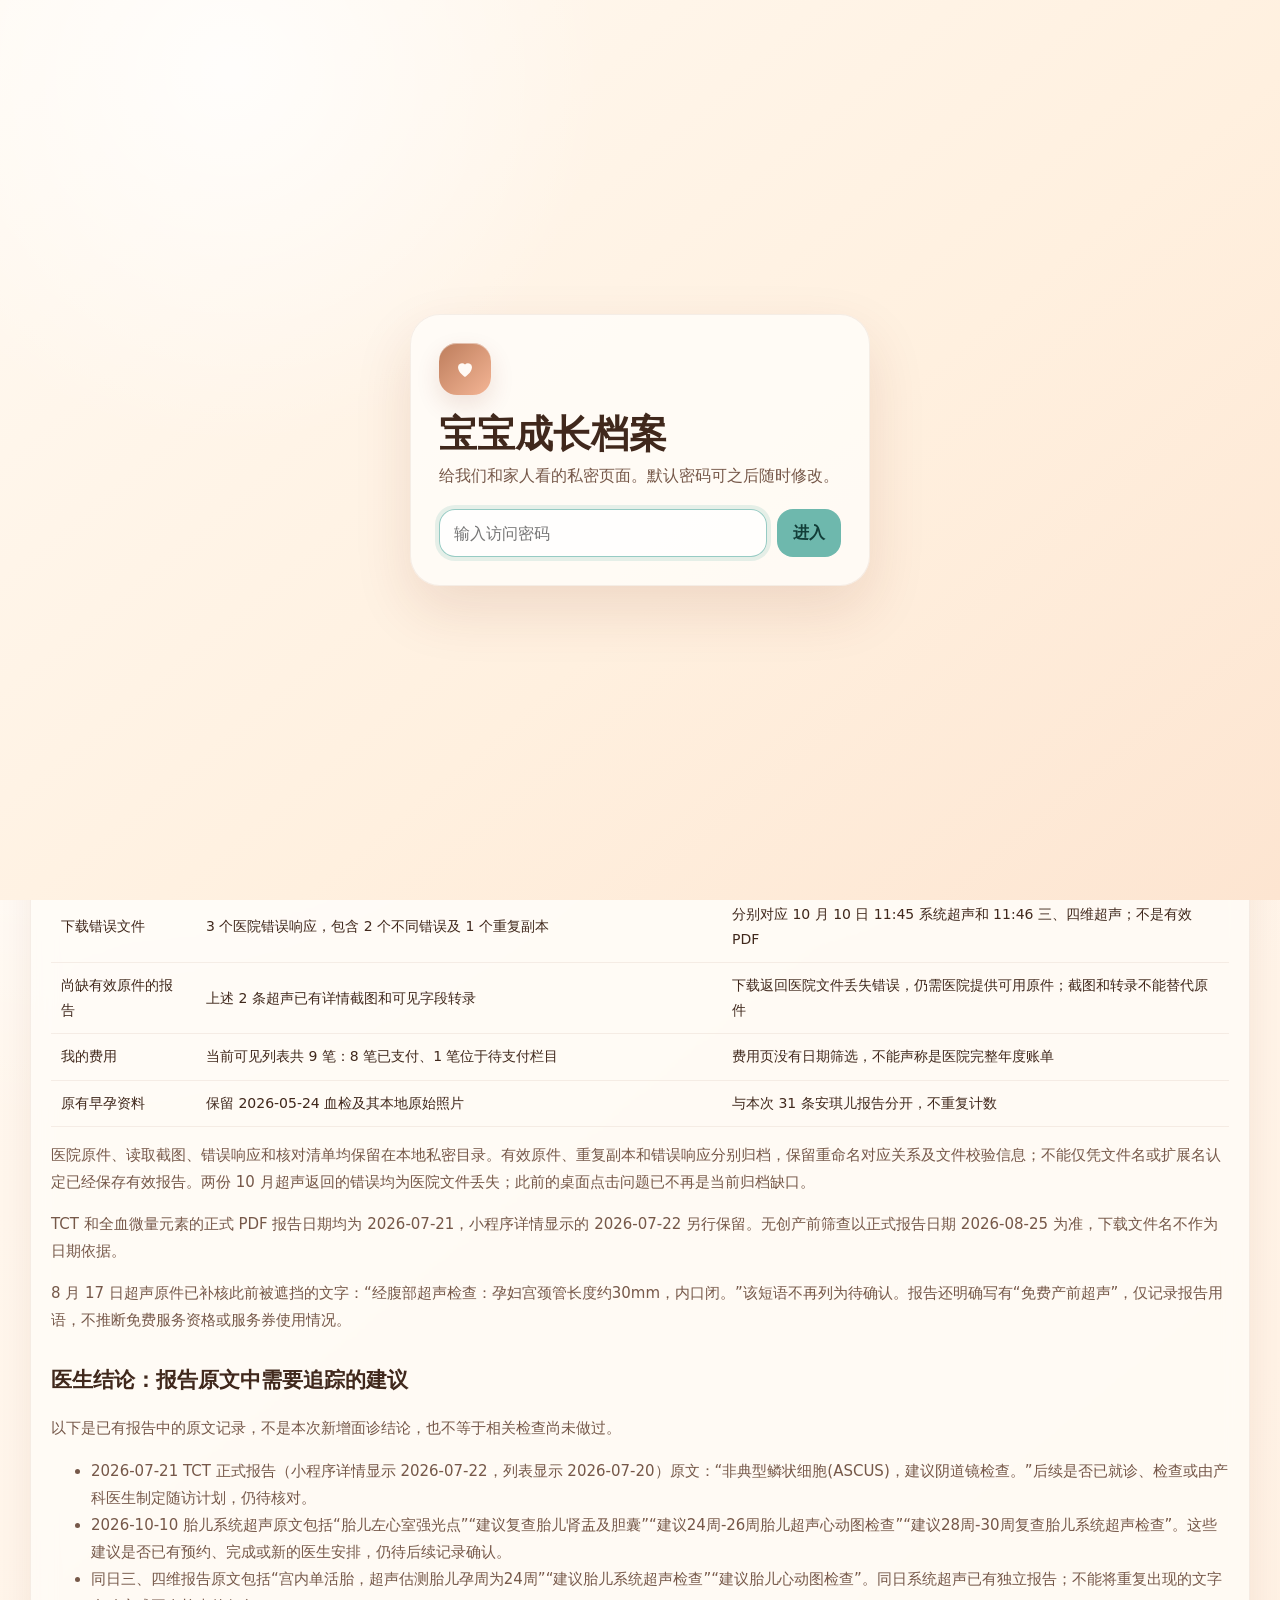
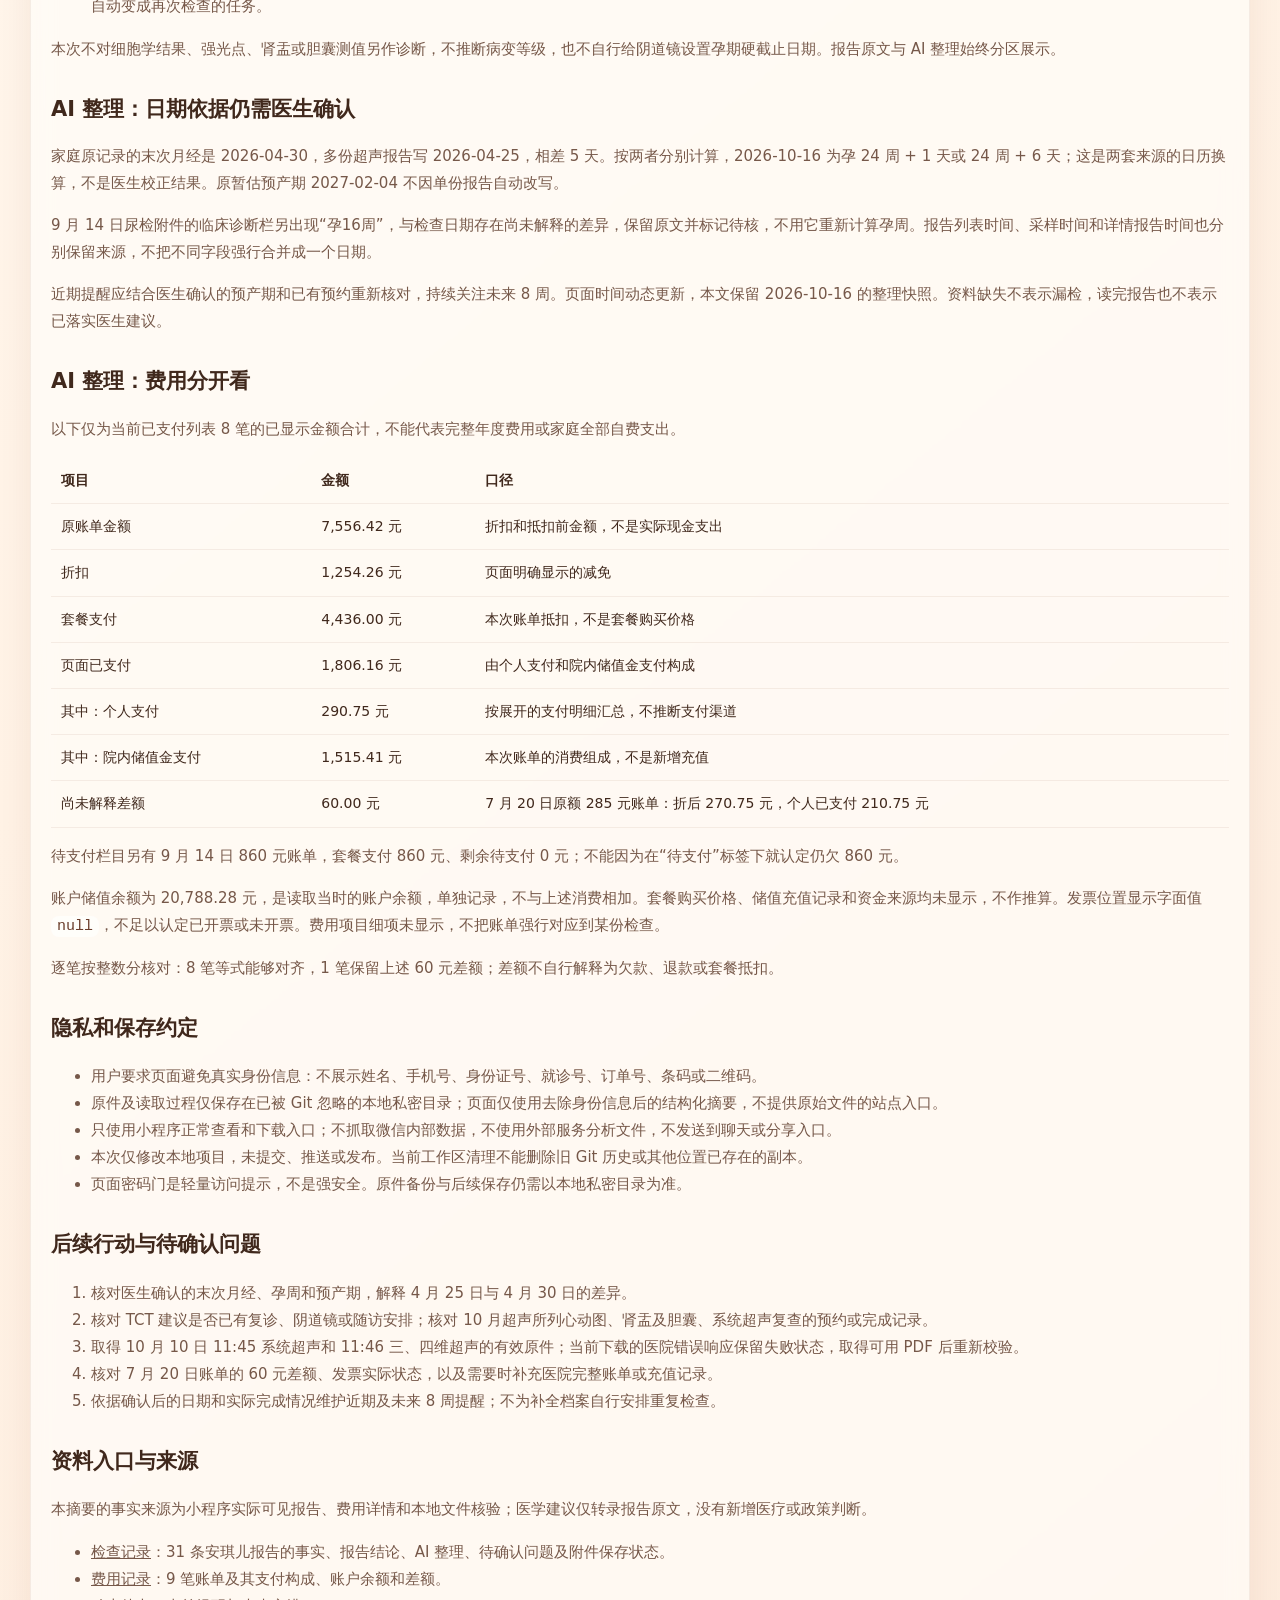
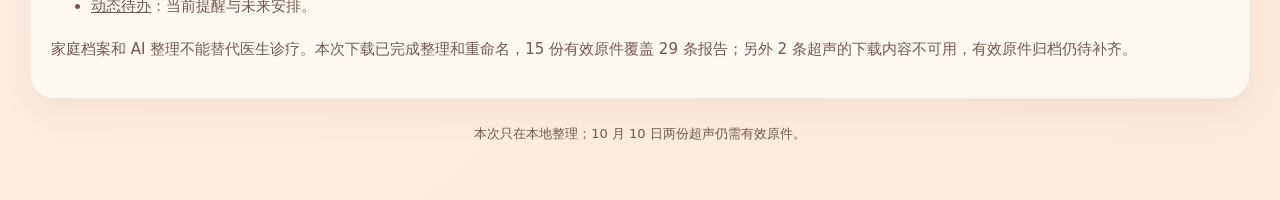
<file: site/conversations/2026-10-16-angel-import.html>
<!doctype html>
<html lang="zh-CN">
<head>
  <meta charset="utf-8">
  <meta name="viewport" content="width=device-width, initial-scale=1">
  <title>安琪儿电子档导入 - 宝宝成长档案</title>
  <link rel="stylesheet" href="../assets/app.css?v=79338ce8d254">
  <script src="../assets/fragments.js?v=cd3ef33f56a7"></script>
</head>
<body data-depth="1">
  <script>accessGate();</script>
  <main class="app">
    <script>siteHeader("交流记录");</script>
    <section class="card section-card">
      <span class="pill">2026-10-16 · 交流记录快照</span>
      <h1 class="page-heading">安琪儿电子档导入</h1><p class="detail-text">本页保留当时快照。当前孕周已按医院报告日期更新，见<a href="2026-10-16-hospital-dating-and-cleanup.html">最新日期依据与清理记录</a>。</p>
      <p class="detail-text">31 条报告与 9 笔费用已逐份整理。15 份不同的有效 PDF 已关联 29 条报告并完成中文重命名；10 月 10 日两份超声的下载内容为医院错误响应，仍待补齐有效原件。</p>
      <a class="button-link secondary" href="../records.html">查看检查记录</a>
      <a class="button-link secondary" href="../expenses.html">查看费用记录</a>
    </section>
    <article class="card section-card wide-section review-copy">
      <h2>背景</h2>
      <p>在完成项目梳理和动态时间调整后，用户说明主要在安琪儿产检，许多资料是电子档，希望自动整理近一年的全部报告与费用，并保存医院提供的源文件。用户明确要求避免真实身份信息，不上传资料；同意继续通过小程序普通界面单步查看，只使用正常下载入口保存。</p>
      <p>随后用户完成全部 PDF 下载，要求整理并修改文件名称。本次已核对下载内容、按正式报告日期和检查项目改为中文名称，并更新原件关联；重命名前后文件内容保持不变，未上传。</p>
      <p>这篇摘要记录补充下载后的核验结果；此前的<a href="2026-10-16-project-review.html">项目梳理摘要</a>保留为导入前的历史快照。</p>
      <h2>事实记录：读到了什么，保存了什么</h2>
      <div class="table-scroll"><table><thead><tr><th>范围</th><th>已核对结果</th><th>边界</th></tr></thead><tbody><tr><td>我的报告</td><td>已选择“近一年”，遍历当前可见列表并打开 31 条独立报告：5 条超声、26 条检验</td><td>报告日期为 2026-06-27 至 2026-10-10；未收录不代表没有检查</td></tr><tr><td>原始 PDF</td><td>19 个下载文件中，15 份不同的有效 PDF 关联 29 条报告</td><td>同一 PDF 内的多个检查项目共用原件，不重复计算文件数</td></tr><tr><td>重复副本</td><td>另有 1 份有效 PDF 重复副本，单独保留</td><td>不计入 15 份不同的有效原件</td></tr><tr><td>下载错误文件</td><td>3 个医院错误响应，包含 2 个不同错误及 1 个重复副本</td><td>分别对应 10 月 10 日 11:45 系统超声和 11:46 三、四维超声；不是有效 PDF</td></tr><tr><td>尚缺有效原件的报告</td><td>上述 2 条超声已有详情截图和可见字段转录</td><td>下载返回医院文件丢失错误，仍需医院提供可用原件；截图和转录不能替代原件</td></tr><tr><td>我的费用</td><td>当前可见列表共 9 笔：8 笔已支付、1 笔位于待支付栏目</td><td>费用页没有日期筛选，不能声称是医院完整年度账单</td></tr><tr><td>原有早孕资料</td><td>保留 2026-05-24 血检及其本地原始照片</td><td>与本次 31 条安琪儿报告分开，不重复计数</td></tr></tbody></table></div>
      <p>医院原件、读取截图、错误响应和核对清单均保留在本地私密目录。有效原件、重复副本和错误响应分别归档，保留重命名对应关系及文件校验信息；不能仅凭文件名或扩展名认定已经保存有效报告。两份 10 月超声返回的错误均为医院文件丢失；此前的桌面点击问题已不再是当前归档缺口。</p>
      <p>TCT 和全血微量元素的正式 PDF 报告日期均为 2026-07-21，小程序详情显示的 2026-07-22 另行保留。无创产前筛查以正式报告日期 2026-08-25 为准，下载文件名不作为日期依据。</p>
      <p>8 月 17 日超声原件已补核此前被遮挡的文字：“经腹部超声检查：孕妇宫颈管长度约30mm，内口闭。”该短语不再列为待确认。报告还明确写有“免费产前超声”，仅记录报告用语，不推断免费服务资格或服务券使用情况。</p>
      <h2>医生结论：报告原文中需要追踪的建议</h2>
      <p>以下是已有报告中的原文记录，不是本次新增面诊结论，也不等于相关检查尚未做过。</p>
      <ul><li>2026-07-21 TCT 正式报告（小程序详情显示 2026-07-22，列表显示 2026-07-20）原文：“非典型鳞状细胞(ASCUS)，建议阴道镜检查。”后续是否已就诊、检查或由产科医生制定随访计划，仍待核对。</li><li>2026-10-10 胎儿系统超声原文包括“胎儿左心室强光点”“建议复查胎儿肾盂及胆囊”“建议24周-26周胎儿超声心动图检查”“建议28周-30周复查胎儿系统超声检查”。这些建议是否已有预约、完成或新的医生安排，仍待后续记录确认。</li><li>同日三、四维报告原文包括“宫内单活胎，超声估测胎儿孕周为24周”“建议胎儿系统超声检查”“建议胎儿心动图检查”。同日系统超声已有独立报告；不能将重复出现的文字自动变成再次检查的任务。</li></ul>
      <p>本次不对细胞学结果、强光点、肾盂或胆囊测值另作诊断，不推断病变等级，也不自行给阴道镜设置孕期硬截止日期。报告原文与 AI 整理始终分区展示。</p>
      <h2>AI 整理：日期依据仍需医生确认</h2>
      <p>家庭原记录的末次月经是 2026-04-30，多份超声报告写 2026-04-25，相差 5 天。按两者分别计算，2026-10-16 为孕 24 周 + 1 天或 24 周 + 6 天；这是两套来源的日历换算，不是医生校正结果。原暂估预产期 2027-02-04 不因单份报告自动改写。</p>
      <p>9 月 14 日尿检附件的临床诊断栏另出现“孕16周”，与检查日期存在尚未解释的差异，保留原文并标记待核，不用它重新计算孕周。报告列表时间、采样时间和详情报告时间也分别保留来源，不把不同字段强行合并成一个日期。</p>
      <p>近期提醒应结合医生确认的预产期和已有预约重新核对，持续关注未来 8 周。页面时间动态更新，本文保留 2026-10-16 的整理快照。资料缺失不表示漏检，读完报告也不表示已落实医生建议。</p>
      <h2>AI 整理：费用分开看</h2>
      <p>以下仅为当前已支付列表 8 笔的已显示金额合计，不能代表完整年度费用或家庭全部自费支出。</p>
      <div class="table-scroll"><table><thead><tr><th>项目</th><th>金额</th><th>口径</th></tr></thead><tbody><tr><td>原账单金额</td><td>7,556.42 元</td><td>折扣和抵扣前金额，不是实际现金支出</td></tr><tr><td>折扣</td><td>1,254.26 元</td><td>页面明确显示的减免</td></tr><tr><td>套餐支付</td><td>4,436.00 元</td><td>本次账单抵扣，不是套餐购买价格</td></tr><tr><td>页面已支付</td><td>1,806.16 元</td><td>由个人支付和院内储值金支付构成</td></tr><tr><td>其中：个人支付</td><td>290.75 元</td><td>按展开的支付明细汇总，不推断支付渠道</td></tr><tr><td>其中：院内储值金支付</td><td>1,515.41 元</td><td>本次账单的消费组成，不是新增充值</td></tr><tr><td>尚未解释差额</td><td>60.00 元</td><td>7 月 20 日原额 285 元账单：折后 270.75 元，个人已支付 210.75 元</td></tr></tbody></table></div>
      <p>待支付栏目另有 9 月 14 日 860 元账单，套餐支付 860 元、剩余待支付 0 元；不能因为在“待支付”标签下就认定仍欠 860 元。</p>
      <p>账户储值余额为 20,788.28 元，是读取当时的账户余额，单独记录，不与上述消费相加。套餐购买价格、储值充值记录和资金来源均未显示，不作推算。发票位置显示字面值 <code>null</code>，不足以认定已开票或未开票。费用项目细项未显示，不把账单强行对应到某份检查。</p>
      <p>逐笔按整数分核对：8 笔等式能够对齐，1 笔保留上述 60 元差额；差额不自行解释为欠款、退款或套餐抵扣。</p>
      <h2>隐私和保存约定</h2>
      <ul><li>用户要求页面避免真实身份信息：不展示姓名、手机号、身份证号、就诊号、订单号、条码或二维码。</li><li>原件及读取过程仅保存在已被 Git 忽略的本地私密目录；页面仅使用去除身份信息后的结构化摘要，不提供原始文件的站点入口。</li><li>只使用小程序正常查看和下载入口；不抓取微信内部数据，不使用外部服务分析文件，不发送到聊天或分享入口。</li><li>本次仅修改本地项目，未提交、推送或发布。当前工作区清理不能删除旧 Git 历史或其他位置已存在的副本。</li><li>页面密码门是轻量访问提示，不是强安全。原件备份与后续保存仍需以本地私密目录为准。</li></ul>
      <h2>后续行动与待确认问题</h2>
      <ol><li>核对医生确认的末次月经、孕周和预产期，解释 4 月 25 日与 4 月 30 日的差异。</li><li>核对 TCT 建议是否已有复诊、阴道镜或随访安排；核对 10 月超声所列心动图、肾盂及胆囊、系统超声复查的预约或完成记录。</li><li>取得 10 月 10 日 11:45 系统超声和 11:46 三、四维超声的有效原件；当前下载的医院错误响应保留失败状态，取得可用 PDF 后重新校验。</li><li>核对 7 月 20 日账单的 60 元差额、发票实际状态，以及需要时补充医院完整账单或充值记录。</li><li>依据确认后的日期和实际完成情况维护近期及未来 8 周提醒；不为补全档案自行安排重复检查。</li></ol>
      <h2>资料入口与来源</h2>
      <p>本摘要的事实来源为小程序实际可见报告、费用详情和本地文件核验；医学建议仅转录报告原文，没有新增医疗或政策判断。</p>
      <ul><li><a href="../records.html">检查记录</a>：31 条安琪儿报告的事实、报告结论、AI 整理、待确认问题及附件保存状态。</li><li><a href="../expenses.html">费用记录</a>：9 笔账单及其支付构成、账户余额和差额。</li><li><a href="../tasks.html">动态待办</a>：当前提醒与未来安排。</li></ul>
      <p>家庭档案和 AI 整理不能替代医生诊疗。本次下载已完成整理和重命名，15 份有效原件覆盖 29 条报告；另外 2 条超声的下载内容不可用，有效原件归档仍待补齐。</p>
    </article>
    <p class="footer">本次只在本地整理；10 月 10 日两份超声仍需有效原件。</p>
  </main>
  <script src="../assets/site-data.js?v=51d193c2148f"></script>
  <script src="../assets/timeline.js?v=d6178a070f53"></script>
  <script src="../assets/app.js?v=00340b9f5b8a"></script>
</body>
</html>
</file>
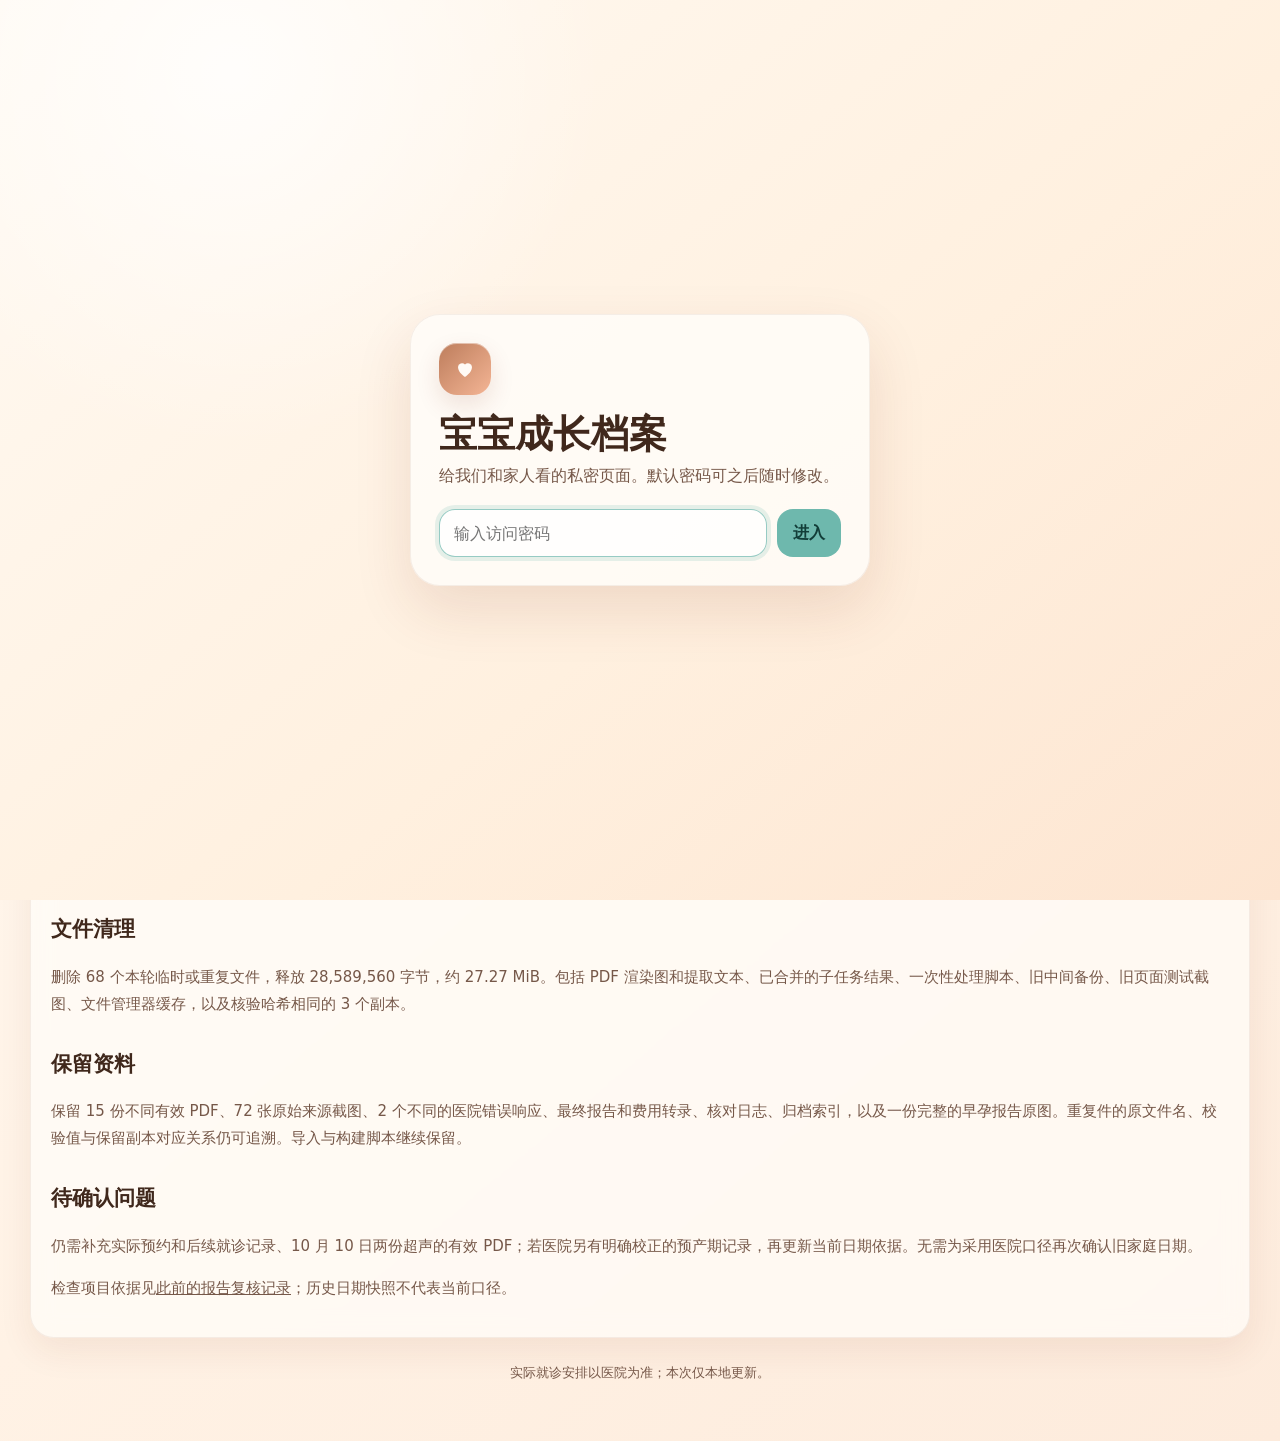
<file: site/conversations/2026-10-16-hospital-dating-and-cleanup.html>
<!doctype html>
<html lang="zh-CN"><head><meta charset="utf-8"><meta name="viewport" content="width=device-width, initial-scale=1"><title>采用医院孕周口径与本次文件清理 - 宝宝成长档案</title><link rel="stylesheet" href="../assets/app.css?v=79338ce8d254"><script src="../assets/fragments.js?v=cd3ef33f56a7"></script></head><body data-depth="1"><script>accessGate();</script><main class="app"><script>siteHeader("交流记录");</script><section class="card section-card"><span class="pill">2026-10-16 · 当前日期依据</span><h1 class="page-heading">采用医院孕周口径与本次文件清理</h1><p class="detail-text">已按医院报告日期计算孕周，并清理临时文件、简化报告资料状态。</p><a class="button-link secondary" href="../index.html">查看首页</a> <a class="button-link secondary" href="../tasks.html">查看动态提醒</a></section><article class="card section-card wide-section review-copy"><h2>事实记录</h2>
<p>用户明确要求首页孕周按医院计算。本次采用安琪儿报告记录的末次月经 2026-04-25；原家庭日期 2026-04-30 和原暂估预产期 2027-02-04 留在历史记录中。</p>
<h2>AI整理</h2>
<p>按医院报告日期作日历换算，2026-10-16 为孕 24 周 + 6 天，推算预产期为 2027-01-30。首页随北京时间每天更新，孕周参考提醒同步提前 5 天。此日期是由报告日期推算，并非新增了一份医生校正结论。</p>
<p>日期算法参考（查阅于 2026-10-16）：<a href="https://www.acog.org/clinical/clinical-guidance/committee-opinion/articles/2017/05/methods-for-estimating-the-due-date" target="_blank" rel="noreferrer">ACOG：预产期估计方法</a>、<a href="https://www.nhs.uk/pregnancy/finding-out/due-date-calculator/" target="_blank" rel="noreferrer">NHS：预产期计算</a>。ACOG 官方摘要可查，正文访问受限；日期输入来自本地医院报告。</p>
<h2>提醒变化</h2>
<p>糖耐参考区间调整为 10 月 10 日至 11 月 7 日；28–32 周常规复诊参考区间调整为 11 月 7 日至 12 月 5 日。报告专属的心动图、系统超声复查节点原本就采用医院孕周，因此保留 10 月 24 日与 11 月 21 日的记录核对节点。实际预约与完成状态均未自动改变。</p>
<h2>页面文案</h2>
<p>报告页资料状态改为简短说明：有效 PDF 显示“原件已保存并完成逐页核对”；两份尚缺有效 PDF 的超声显示“小程序报告内容已整理，PDF 原件待补充”。页面不再逐份重复下载错误技术细节。</p>
<h2>文件清理</h2>
<p>删除 68 个本轮临时或重复文件，释放 28,589,560 字节，约 27.27 MiB。包括 PDF 渲染图和提取文本、已合并的子任务结果、一次性处理脚本、旧中间备份、旧页面测试截图、文件管理器缓存，以及核验哈希相同的 3 个副本。</p>
<h2>保留资料</h2>
<p>保留 15 份不同有效 PDF、72 张原始来源截图、2 个不同的医院错误响应、最终报告和费用转录、核对日志、归档索引，以及一份完整的早孕报告原图。重复件的原文件名、校验值与保留副本对应关系仍可追溯。导入与构建脚本继续保留。</p>
<h2>待确认问题</h2>
<p>仍需补充实际预约和后续就诊记录、10 月 10 日两份超声的有效 PDF；若医院另有明确校正的预产期记录，再更新当前日期依据。无需为采用医院口径再次确认旧家庭日期。</p><p>检查项目依据见<a href="2026-10-16-pdf-content-review.html">此前的报告复核记录</a>；历史日期快照不代表当前口径。</p></article><p class="footer">实际就诊安排以医院为准；本次仅本地更新。</p></main><script src="../assets/site-data.js?v=51d193c2148f"></script><script src="../assets/timeline.js?v=d6178a070f53"></script><script src="../assets/app.js?v=00340b9f5b8a"></script></body></html>
</file>
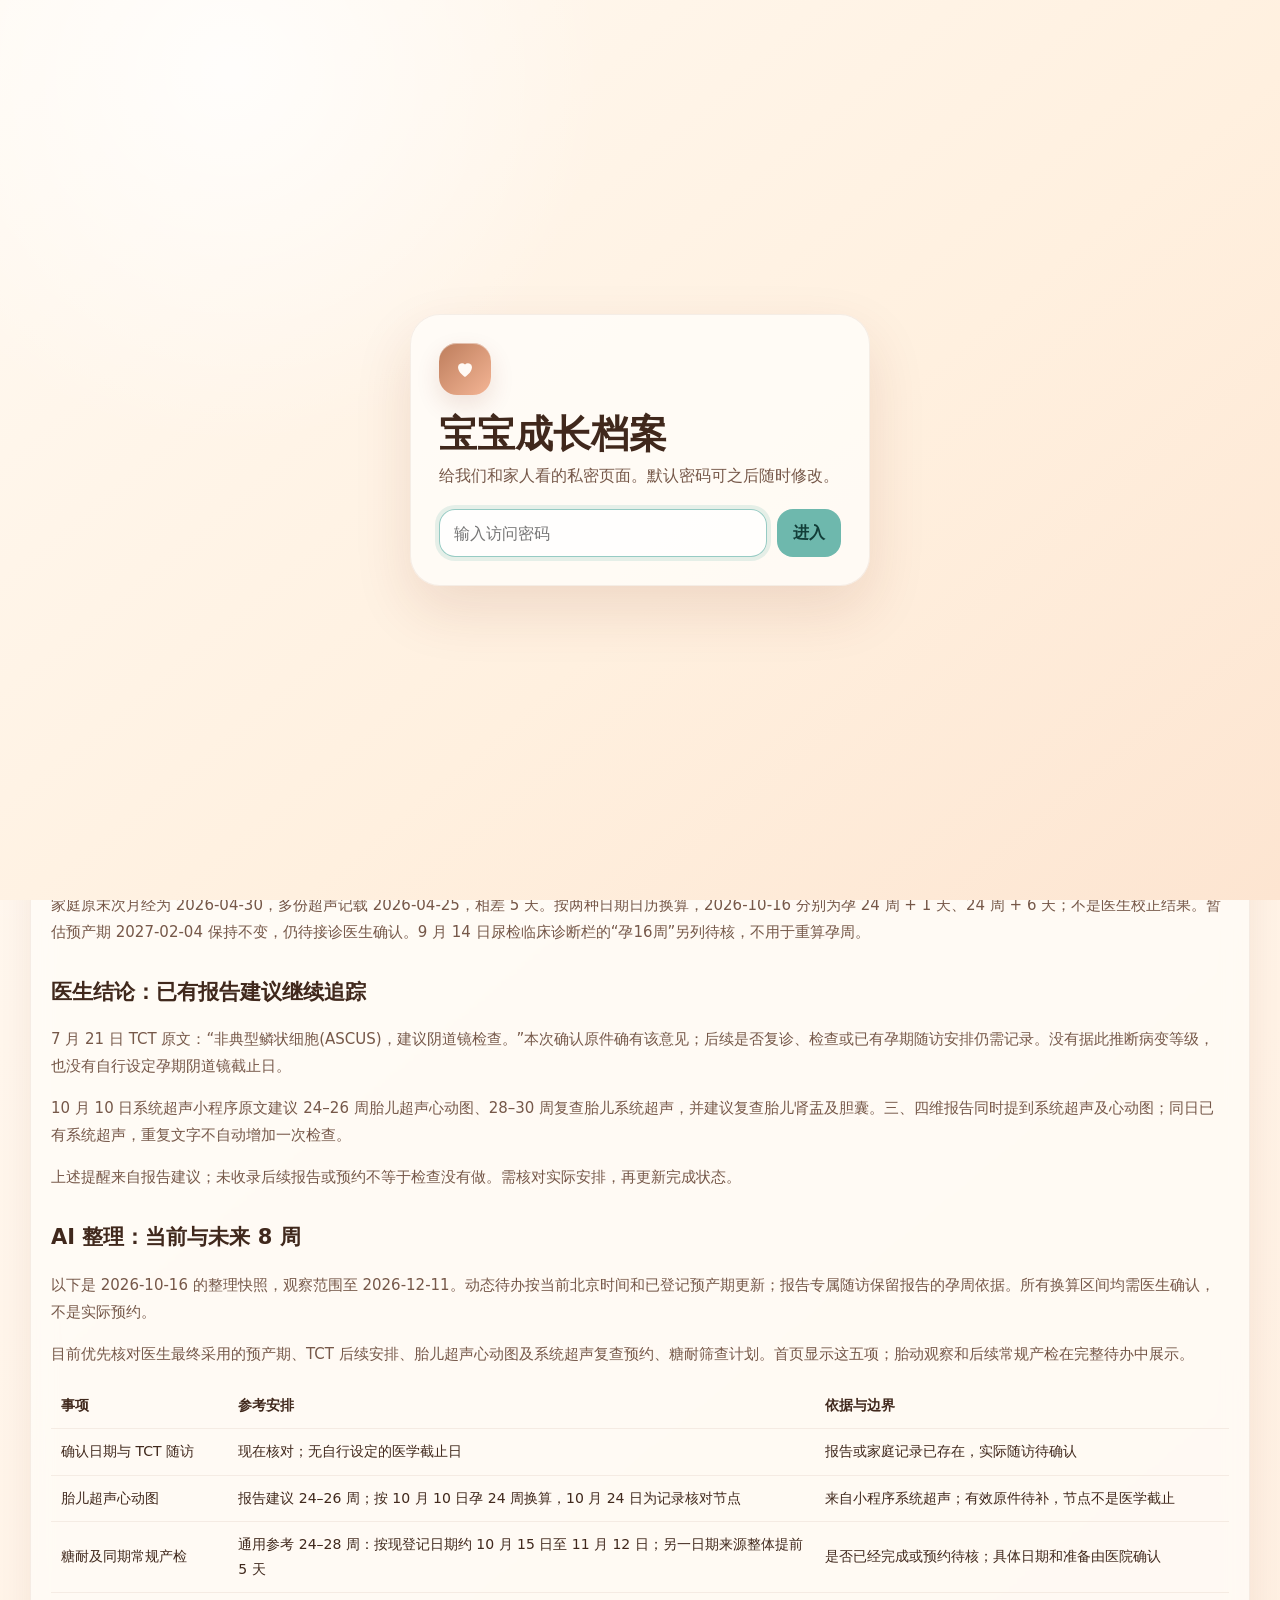
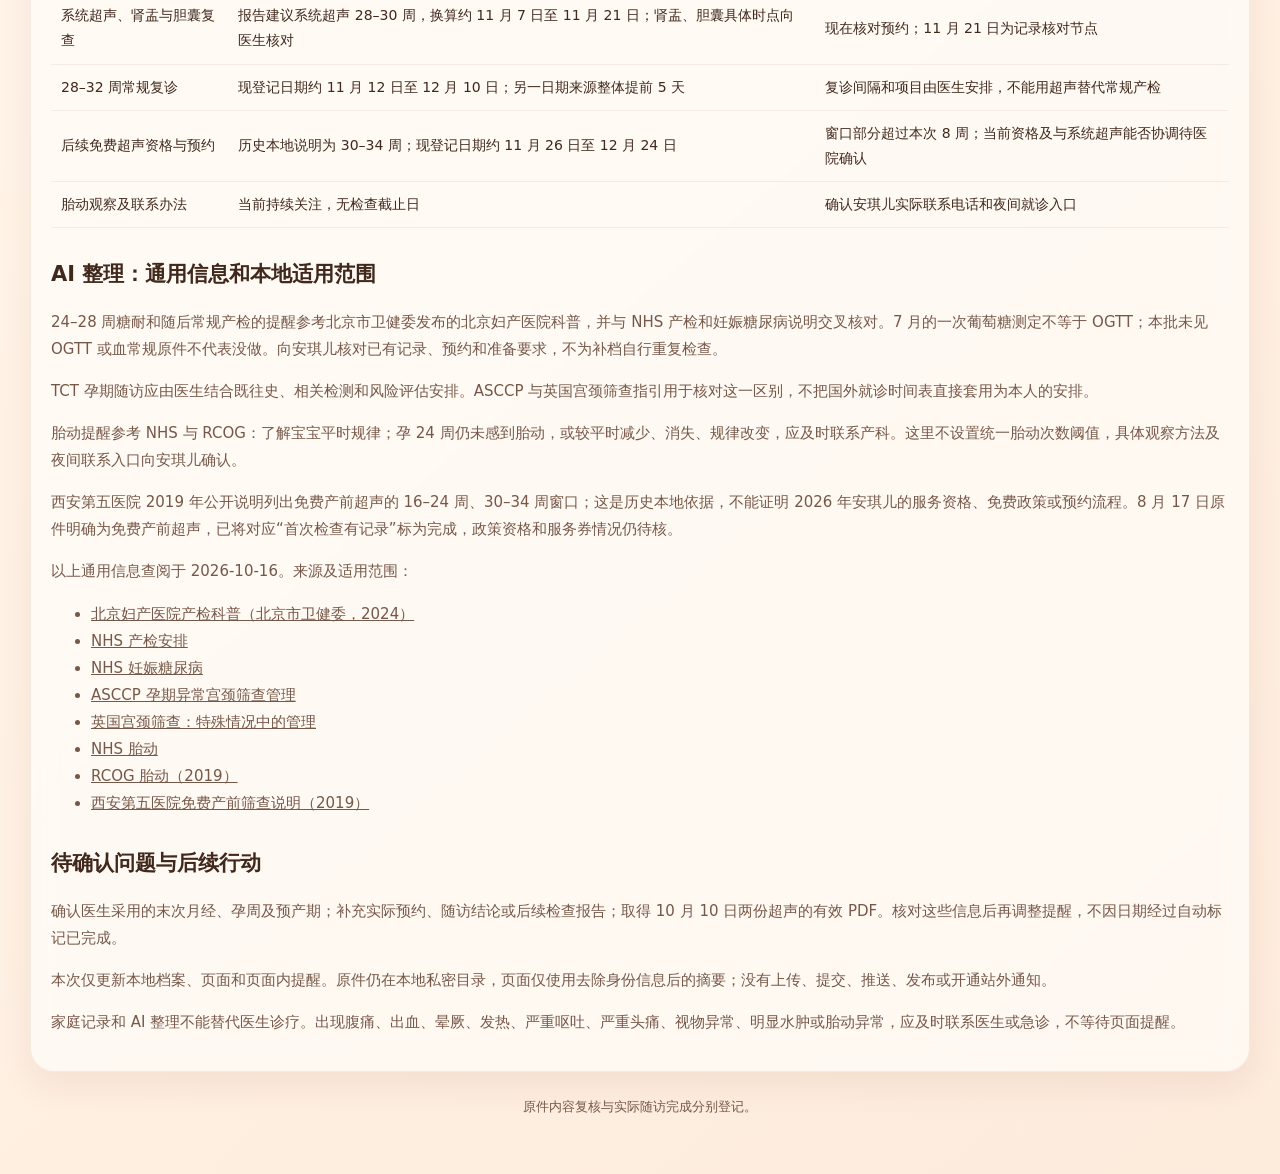
<file: site/conversations/2026-10-16-pdf-content-review.html>
<!doctype html>
<html lang="zh-CN"><head><meta charset="utf-8"><meta name="viewport" content="width=device-width, initial-scale=1">
<title>PDF 原件完整复核与后续产检提醒 - 宝宝成长档案</title><link rel="stylesheet" href="../assets/app.css?v=79338ce8d254"><script src="../assets/fragments.js?v=cd3ef33f56a7"></script></head>
<body data-depth="1"><script>accessGate();</script><main class="app"><script>siteHeader("交流记录");</script>
<section class="card section-card"><span class="pill">2026-10-16 · 原件复核快照</span><h1 class="page-heading">PDF 原件完整复核与后续产检提醒</h1><p class="detail-text">本页保留当时快照。当前孕周已按医院报告日期更新，见<a href="2026-10-16-hospital-dating-and-cleanup.html">最新日期依据与清理记录</a>。</p><p class="detail-text">15 份有效 PDF、共 17 页已逐页复核，覆盖 29 条报告。主要测值与原记录一致，遗漏细节已补齐；10 月 10 日两份超声仍待有效原件。</p><a class="button-link secondary" href="../records.html">查看报告明细</a> <a class="button-link secondary" href="../tasks.html">查看动态提醒</a></section>
<article class="card section-card wide-section review-copy">
<h2>事实记录：这次核对了什么</h2>
<p>本次按用户要求，以已经下载的正式 PDF 再次核对报告，并同步检查当前孕周与未来 8 周提醒。31 条报告保留原有编号，15 份不同 PDF 覆盖其中 29 条；同一 PDF 的多个项目只计为一份原件。</p>
<p>逐页核对了 109 项常规检验结果、29 项超声测值、5 项微量元素和 3 项无创筛查值，没有发现需要改写的测值或原始异常箭头。原件内容及校验值保持不变。影像仅记录报告中可辨识文字和测量标注，不另作影像诊断。</p>
<p>补齐内容包括：检验英文缩写、方法、结果来源页；采样、接收、检测、检验及报告时间；超声完整所见、检查部位、图像页说明和打印时间；TCT 实际勾选的标本满意度、颈管细胞成份及细胞学结果；微量元素各年龄组参考范围和标本状态；无创筛查的范围、限制声明与保险提示摘要。</p>
<p>TCT 未勾选的模板不作为阴性结果；微量元素通用营养附表不改写为个人补充方案；无创报告底部保险提示不改写为孩子出生后必须做基因检查。正式结论与这些 AI 摘要分区展示。</p>
<p>尚缺有效原件的两条为 2026-10-10 11:45 系统超声、11:46 三、四维超声。正常入口下载返回医院文件缺失错误内容，已有小程序详情记录仍保留，但不能标为 PDF 已复核。</p>
<h2>事实记录：日期来源分别保留</h2>
<p>TCT 正式报告时间为 2026-07-21 19:55:42，微量元素为 2026-07-21 17:31:46；两者小程序详情显示 7 月 22 日，作为另一来源保留。无创筛查采样为 8 月 17 日、正式报告为 8 月 25 日。超声打印时间与检查日期分开，不把打印时间当作报告签发时间。</p>
<p>家庭原末次月经为 2026-04-30，多份超声记载 2026-04-25，相差 5 天。按两种日期日历换算，2026-10-16 分别为孕 24 周 + 1 天、24 周 + 6 天；不是医生校正结果。暂估预产期 2027-02-04 保持不变，仍待接诊医生确认。9 月 14 日尿检临床诊断栏的“孕16周”另列待核，不用于重算孕周。</p>
<h2>医生结论：已有报告建议继续追踪</h2>
<p>7 月 21 日 TCT 原文：“非典型鳞状细胞(ASCUS)，建议阴道镜检查。”本次确认原件确有该意见；后续是否复诊、检查或已有孕期随访安排仍需记录。没有据此推断病变等级，也没有自行设定孕期阴道镜截止日。</p>
<p>10 月 10 日系统超声小程序原文建议 24–26 周胎儿超声心动图、28–30 周复查胎儿系统超声，并建议复查胎儿肾盂及胆囊。三、四维报告同时提到系统超声及心动图；同日已有系统超声，重复文字不自动增加一次检查。</p>
<p>上述提醒来自报告建议；未收录后续报告或预约不等于检查没有做。需核对实际安排，再更新完成状态。</p>
<h2>AI 整理：当前与未来 8 周</h2>
<p>以下是 2026-10-16 的整理快照，观察范围至 2026-12-11。动态待办按当前北京时间和已登记预产期更新；报告专属随访保留报告的孕周依据。所有换算区间均需医生确认，不是实际预约。</p>
<p>目前优先核对医生最终采用的预产期、TCT 后续安排、胎儿超声心动图及系统超声复查预约、糖耐筛查计划。首页显示这五项；胎动观察和后续常规产检在完整待办中展示。</p>
<div class="table-scroll"><table><thead><tr><th>事项</th><th>参考安排</th><th>依据与边界</th></tr></thead><tbody>
<tr><td>确认日期与 TCT 随访</td><td>现在核对；无自行设定的医学截止日</td><td>报告或家庭记录已存在，实际随访待确认</td></tr>
<tr><td>胎儿超声心动图</td><td>报告建议 24–26 周；按 10 月 10 日孕 24 周换算，10 月 24 日为记录核对节点</td><td>来自小程序系统超声；有效原件待补，节点不是医学截止</td></tr>
<tr><td>糖耐及同期常规产检</td><td>通用参考 24–28 周：按现登记日期约 10 月 15 日至 11 月 12 日；另一日期来源整体提前 5 天</td><td>是否已经完成或预约待核；具体日期和准备由医院确认</td></tr>
<tr><td>系统超声、肾盂与胆囊复查</td><td>报告建议系统超声 28–30 周，换算约 11 月 7 日至 11 月 21 日；肾盂、胆囊具体时点向医生核对</td><td>现在核对预约；11 月 21 日为记录核对节点</td></tr>
<tr><td>28–32 周常规复诊</td><td>现登记日期约 11 月 12 日至 12 月 10 日；另一日期来源整体提前 5 天</td><td>复诊间隔和项目由医生安排，不能用超声替代常规产检</td></tr>
<tr><td>后续免费超声资格与预约</td><td>历史本地说明为 30–34 周；现登记日期约 11 月 26 日至 12 月 24 日</td><td>窗口部分超过本次 8 周；当前资格及与系统超声能否协调待医院确认</td></tr>
<tr><td>胎动观察及联系办法</td><td>当前持续关注，无检查截止日</td><td>确认安琪儿实际联系电话和夜间就诊入口</td></tr>
</tbody></table></div>
<h2>AI 整理：通用信息和本地适用范围</h2>
<p>24–28 周糖耐和随后常规产检的提醒参考北京市卫健委发布的北京妇产医院科普，并与 NHS 产检和妊娠糖尿病说明交叉核对。7 月的一次葡萄糖测定不等于 OGTT；本批未见 OGTT 或血常规原件不代表没做。向安琪儿核对已有记录、预约和准备要求，不为补档自行重复检查。</p>
<p>TCT 孕期随访应由医生结合既往史、相关检测和风险评估安排。ASCCP 与英国宫颈筛查指引用于核对这一区别，不把国外就诊时间表直接套用为本人的安排。</p>
<p>胎动提醒参考 NHS 与 RCOG：了解宝宝平时规律；孕 24 周仍未感到胎动，或较平时减少、消失、规律改变，应及时联系产科。这里不设置统一胎动次数阈值，具体观察方法及夜间联系入口向安琪儿确认。</p>
<p>西安第五医院 2019 年公开说明列出免费产前超声的 16–24 周、30–34 周窗口；这是历史本地依据，不能证明 2026 年安琪儿的服务资格、免费政策或预约流程。8 月 17 日原件明确为免费产前超声，已将对应“首次检查有记录”标为完成，政策资格和服务券情况仍待核。</p>
<p>以上通用信息查阅于 2026-10-16。来源及适用范围：</p><ul>
<li><a href="https://wjw.beijing.gov.cn/bmfw_20143/jkzs/jksh/202401/t20240109_3530334.html" target="_blank" rel="noreferrer">北京妇产医院产检科普（北京市卫健委，2024）</a></li>
<li><a href="https://www.nhs.uk/pregnancy/your-pregnancy-care/your-antenatal-care-and-appointments/" target="_blank" rel="noreferrer">NHS 产检安排</a></li>
<li><a href="https://www.nhs.uk/conditions/gestational-diabetes/" target="_blank" rel="noreferrer">NHS 妊娠糖尿病</a></li>
<li><a href="https://www.asccp.org/clinical-practice/practice-pearls/tips-for-best-practices-on-management-of-abnormal-cervical-cancer-screening-tests-in-pregnancy/" target="_blank" rel="noreferrer">ASCCP 孕期异常宫颈筛查管理</a></li>
<li><a href="https://www.gov.uk/government/publications/cervical-screening-programme-and-colposcopy-management/4-management-of-cases-relating-to-pregnancy-menopause-contraception-and-hysterectomy" target="_blank" rel="noreferrer">英国宫颈筛查：特殊情况中的管理</a></li>
<li><a href="https://www.nhs.uk/pregnancy/keeping-well/your-babys-movements/" target="_blank" rel="noreferrer">NHS 胎动</a></li>
<li><a href="https://www.rcog.org.uk/for-the-public/browse-our-patient-information/your-babys-movements-in-pregnancy/" target="_blank" rel="noreferrer">RCOG 胎动（2019）</a></li>
<li><a href="https://www.xadwyy.com/info/1117/4593.htm" target="_blank" rel="noreferrer">西安第五医院免费产前筛查说明（2019）</a></li>
</ul>
<h2>待确认问题与后续行动</h2>
<p>确认医生采用的末次月经、孕周及预产期；补充实际预约、随访结论或后续检查报告；取得 10 月 10 日两份超声的有效 PDF。核对这些信息后再调整提醒，不因日期经过自动标记已完成。</p>
<p>本次仅更新本地档案、页面和页面内提醒。原件仍在本地私密目录，页面仅使用去除身份信息后的摘要；没有上传、提交、推送、发布或开通站外通知。</p>
<p>家庭记录和 AI 整理不能替代医生诊疗。出现腹痛、出血、晕厥、发热、严重呕吐、严重头痛、视物异常、明显水肿或胎动异常，应及时联系医生或急诊，不等待页面提醒。</p>
</article><p class="footer">原件内容复核与实际随访完成分别登记。</p></main>
<script src="../assets/site-data.js?v=51d193c2148f"></script><script src="../assets/timeline.js?v=d6178a070f53"></script><script src="../assets/app.js?v=00340b9f5b8a"></script></body></html>
</file>
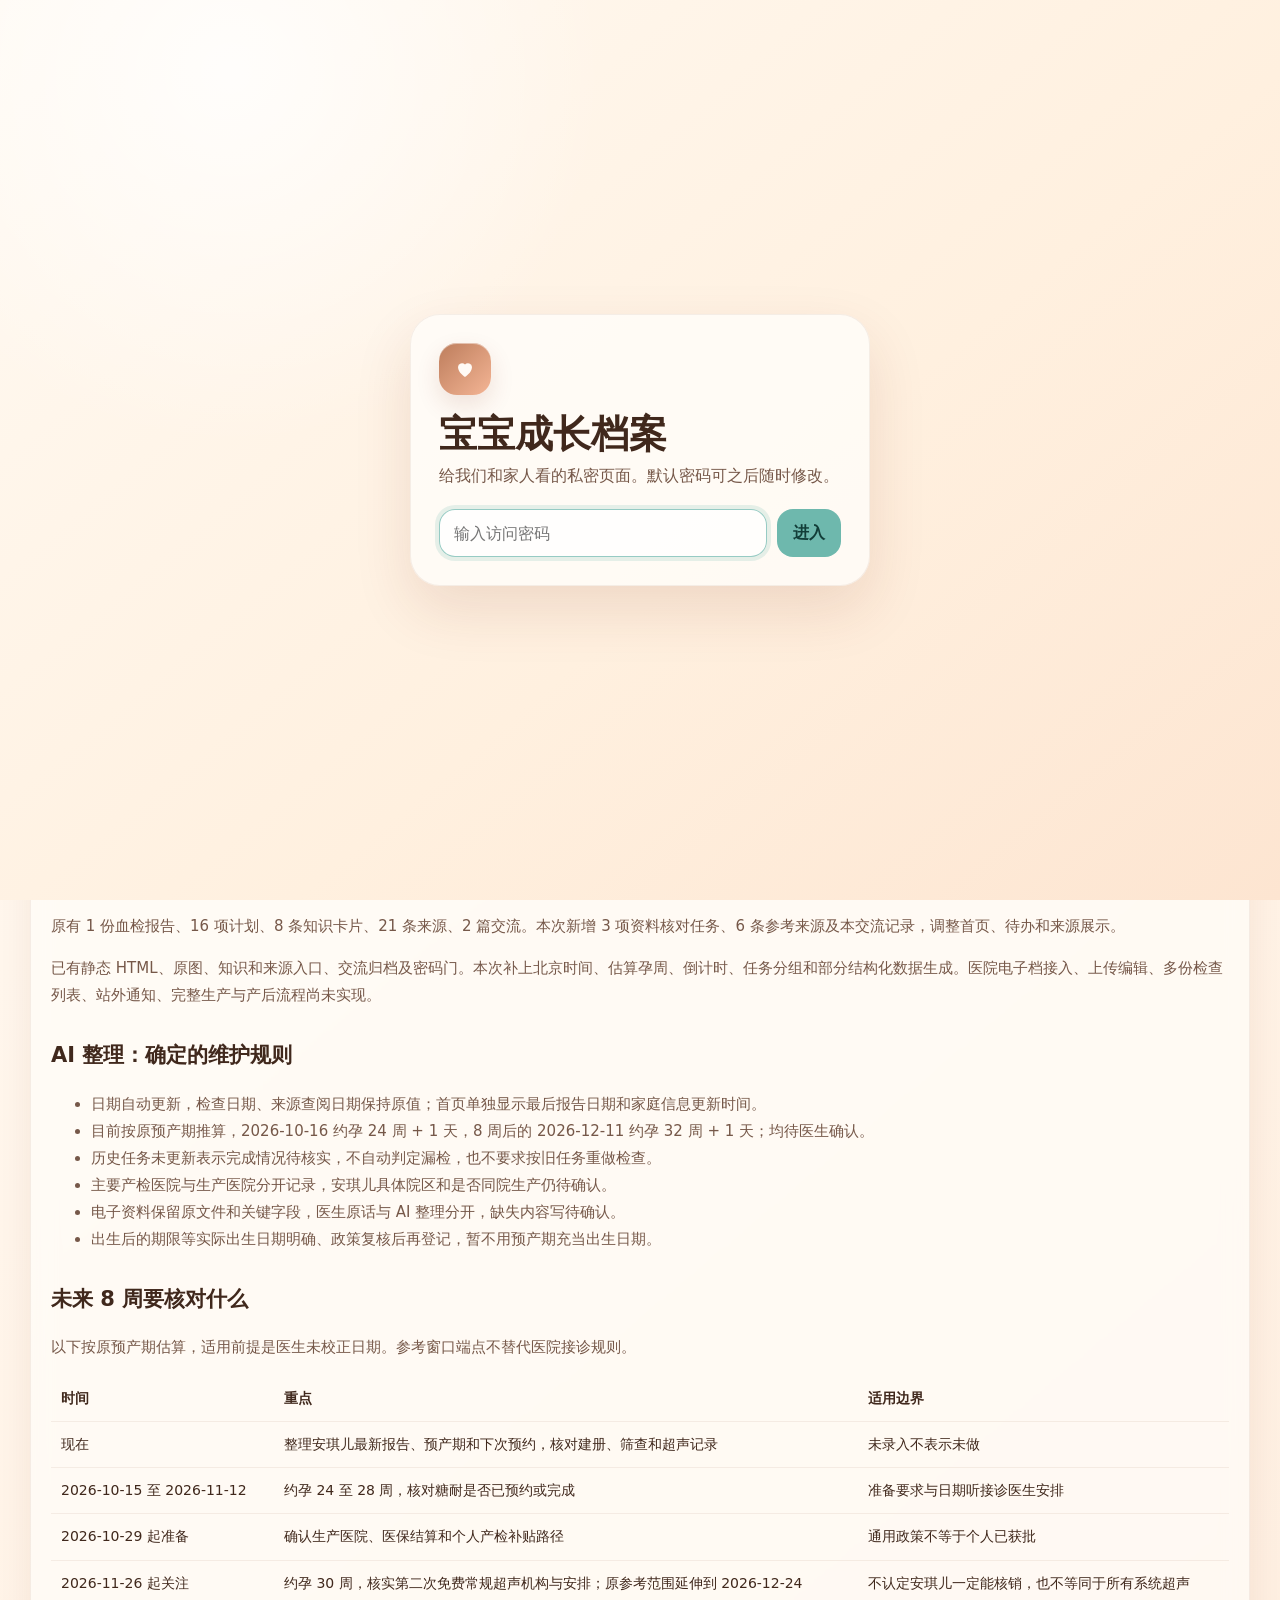
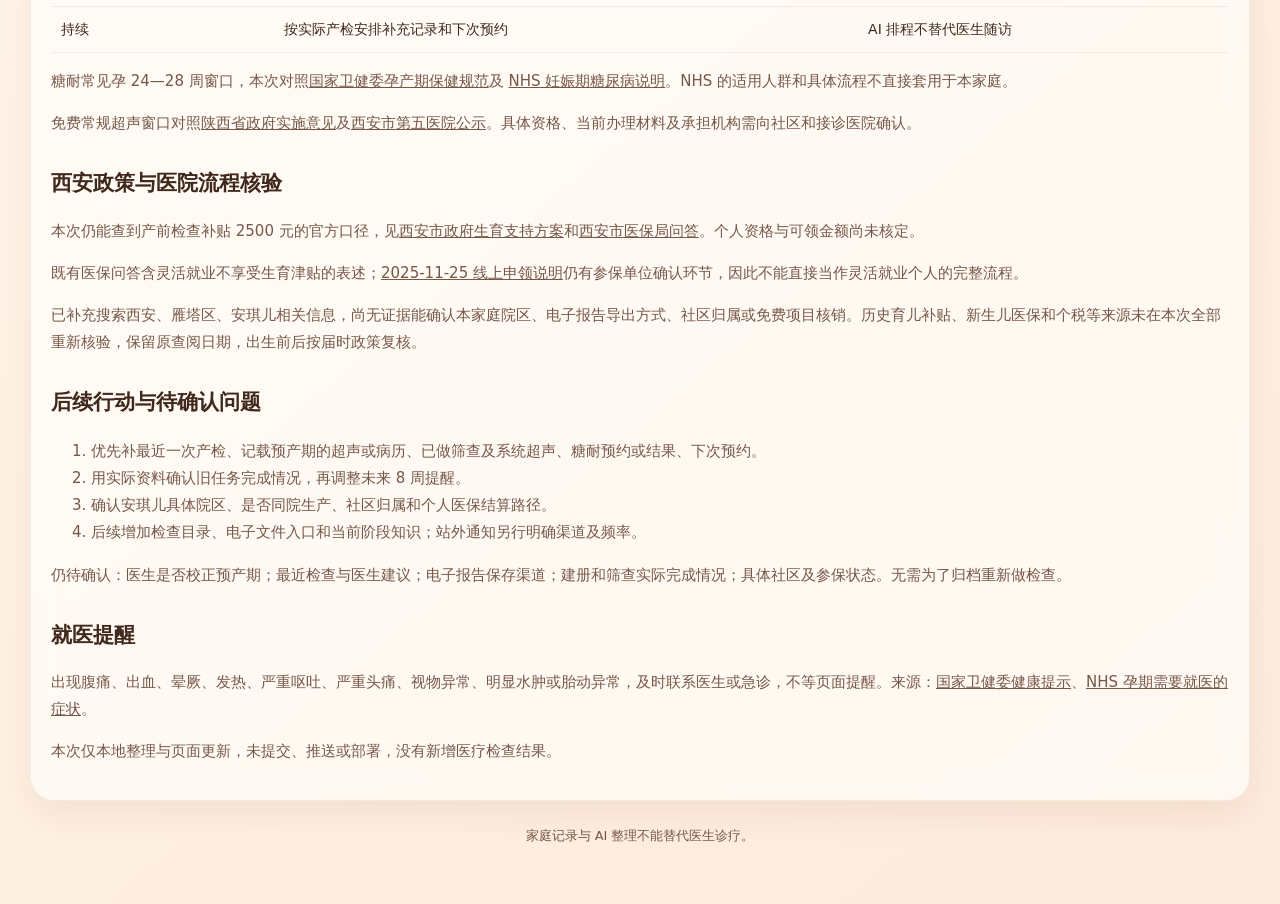
<file: site/conversations/2026-10-16-project-review.html>
<!doctype html><html lang="zh-CN"><head><meta charset="utf-8"><meta name="viewport" content="width=device-width, initial-scale=1"><title>项目完整梳理 - 宝宝成长档案</title><link rel="stylesheet" href="../assets/app.css?v=79338ce8d254"><script src="../assets/fragments.js?v=cd3ef33f56a7"></script></head>
<body data-depth="1"><script>accessGate();</script><main class="app"><script>siteHeader("交流记录");</script>
<section class="card section-card"><span class="pill">2026-10-16 · 交流记录快照</span><h1 class="page-heading">项目完整梳理</h1><p class="detail-text">本页保留当时快照。当前孕周已按医院报告日期更新，见<a href="2026-10-16-hospital-dating-and-cleanup.html">最新日期依据与清理记录</a>。</p><p class="detail-text">安琪儿电子产检资料、动态日期与下一步计划。本文日期保持交流当天，实时提醒请查看待办页。</p><a class="button-link secondary" href="../tasks.html">查看动态待办</a></section>
<article class="card section-card wide-section review-copy"><h2>背景</h2><p>用户希望重新完整梳理项目。原有资料主要停留在 2026-05-24 至 2026-05-25，首页把 2026-05-25 当作今天，提醒也固定在早孕阶段。用户补充主要在安琪儿产检、许多内容为电子档，并明确要求时间可以改为动态计算。</p><h2>事实记录</h2><ul><li>已对照原始照片：2026-05-24，西安雁塔大爱妇产医院，β-HCG 516 mIU/ml、孕酮 26.73 ng/ml，报告印有“停经待查”。这是历史检查，不代表当前情况。</li><li>已有家庭记录的末次月经为 2026-04-30，预产期暂估 2027-02-04。</li><li>2026-10-16 用户确认主要在“安琪儿”产检，许多资料为电子档；本次未提供具体电子报告内容。</li><li>既有记录为西安雁塔区、灵活就业参保背景；当前个人参保状态仍需核实。</li></ul><h2>医生结论</h2><p>本次未新增医生诊断、超声结论、处方、校正孕周或检查完成证明。不能因为仓库没有后续报告，就判断没有产检或存在异常。</p><h2>AI 整理：项目现状</h2><p>项目是家庭孕育档案、事项提醒和有来源的知识库，继续沿用淡暖阅读版。</p><p>原有 1 份血检报告、16 项计划、8 条知识卡片、21 条来源、2 篇交流。本次新增 3 项资料核对任务、6 条参考来源及本交流记录，调整首页、待办和来源展示。</p><p>已有静态 HTML、原图、知识和来源入口、交流归档及密码门。本次补上北京时间、估算孕周、倒计时、任务分组和部分结构化数据生成。医院电子档接入、上传编辑、多份检查列表、站外通知、完整生产与产后流程尚未实现。</p><h2>AI 整理：确定的维护规则</h2><ul><li>日期自动更新，检查日期、来源查阅日期保持原值；首页单独显示最后报告日期和家庭信息更新时间。</li><li>目前按原预产期推算，2026-10-16 约孕 24 周 + 1 天，8 周后的 2026-12-11 约孕 32 周 + 1 天；均待医生确认。</li><li>历史任务未更新表示完成情况待核实，不自动判定漏检，也不要求按旧任务重做检查。</li><li>主要产检医院与生产医院分开记录，安琪儿具体院区和是否同院生产仍待确认。</li><li>电子资料保留原文件和关键字段，医生原话与 AI 整理分开，缺失内容写待确认。</li><li>出生后的期限等实际出生日期明确、政策复核后再登记，暂不用预产期充当出生日期。</li></ul><h2>未来 8 周要核对什么</h2><p>以下按原预产期估算，适用前提是医生未校正日期。参考窗口端点不替代医院接诊规则。</p><div class="table-scroll"><table><thead><tr><th>时间</th><th>重点</th><th>适用边界</th></tr></thead><tbody><tr><td>现在</td><td>整理安琪儿最新报告、预产期和下次预约，核对建册、筛查和超声记录</td><td>未录入不表示未做</td></tr><tr><td>2026-10-15 至 2026-11-12</td><td>约孕 24 至 28 周，核对糖耐是否已预约或完成</td><td>准备要求与日期听接诊医生安排</td></tr><tr><td>2026-10-29 起准备</td><td>确认生产医院、医保结算和个人产检补贴路径</td><td>通用政策不等于个人已获批</td></tr><tr><td>2026-11-26 起关注</td><td>约孕 30 周，核实第二次免费常规超声机构与安排；原参考范围延伸到 2026-12-24</td><td>不认定安琪儿一定能核销，也不等同于所有系统超声</td></tr><tr><td>持续</td><td>按实际产检安排补充记录和下次预约</td><td>AI 排程不替代医生随访</td></tr></tbody></table></div><p>糖耐常见孕 24—28 周窗口，本次对照<a href="https://www.nhc.gov.cn/zwgkzt/glgf/201306/61f0bee3af344623a566ab099fffbf34.shtml" target="_blank" rel="noreferrer">国家卫健委孕产期保健规范</a>及 <a href="https://www.nhs.uk/conditions/gestational-diabetes/" target="_blank" rel="noreferrer">NHS 妊娠期糖尿病说明</a>。NHS 的适用人群和具体流程不直接套用于本家庭。</p><p>免费常规超声窗口对照<a href="https://www.shaanxi.gov.cn/zfxxgk/fdzdgknr/zcwj/gfxwj/202208/W020220816599798602477.pdf" target="_blank" rel="noreferrer">陕西省政府实施意见</a>及<a href="https://www.xadwyy.com/info/1117/4593.htm" target="_blank" rel="noreferrer">西安市第五医院公示</a>。具体资格、当前办理材料及承担机构需向社区和接诊医院确认。</p><h2>西安政策与医院流程核验</h2><p>本次仍能查到产前检查补贴 2500 元的官方口径，见<a href="https://www.xa.gov.cn/gk/zcfg/zcwj/szfbgtwj/1949751430408167425.html" target="_blank" rel="noreferrer">西安市政府生育支持方案</a>和<a href="https://ybj.xa.gov.cn/szyw/ybdt/xaybdt/64c85ef3f8fd1c1a7035ebdf.html" target="_blank" rel="noreferrer">西安市医保局问答</a>。个人资格与可领金额尚未核定。</p><p>既有医保问答含灵活就业不享受生育津贴的表述；<a href="https://ybj.xa.gov.cn/jlhd/hygq/sydy/1993242373399289858.html" target="_blank" rel="noreferrer">2025-11-25 线上申领说明</a>仍有参保单位确认环节，因此不能直接当作灵活就业个人的完整流程。</p><p>已补充搜索西安、雁塔区、安琪儿相关信息，尚无证据能确认本家庭院区、电子报告导出方式、社区归属或免费项目核销。历史育儿补贴、新生儿医保和个税等来源未在本次全部重新核验，保留原查阅日期，出生前后按届时政策复核。</p><h2>后续行动与待确认问题</h2><ol><li>优先补最近一次产检、记载预产期的超声或病历、已做筛查及系统超声、糖耐预约或结果、下次预约。</li><li>用实际资料确认旧任务完成情况，再调整未来 8 周提醒。</li><li>确认安琪儿具体院区、是否同院生产、社区归属和个人医保结算路径。</li><li>后续增加检查目录、电子文件入口和当前阶段知识；站外通知另行明确渠道及频率。</li></ol><p>仍待确认：医生是否校正预产期；最近检查与医生建议；电子报告保存渠道；建册和筛查实际完成情况；具体社区及参保状态。无需为了归档重新做检查。</p><h2>就医提醒</h2><p>出现腹痛、出血、晕厥、发热、严重呕吐、严重头痛、视物异常、明显水肿或胎动异常，及时联系医生或急诊，不等页面提醒。来源：<a href="https://www.nhc.gov.cn/fys/kpxc/201405/4c761158268542639843a5b6194478bf.shtml" target="_blank" rel="noreferrer">国家卫健委健康提示</a>、<a href="https://www.nhs.uk/pregnancy/common-symptoms/pregnancy-symptoms-you-need-to-get-help-for/" target="_blank" rel="noreferrer">NHS 孕期需要就医的症状</a>。</p><p>本次仅本地整理与页面更新，未提交、推送或部署，没有新增医疗检查结果。</p></article><p class="footer">家庭记录与 AI 整理不能替代医生诊疗。</p></main><script src="../assets/site-data.js?v=51d193c2148f"></script><script src="../assets/timeline.js?v=d6178a070f53"></script><script src="../assets/app.js?v=00340b9f5b8a"></script></body></html>
</file>
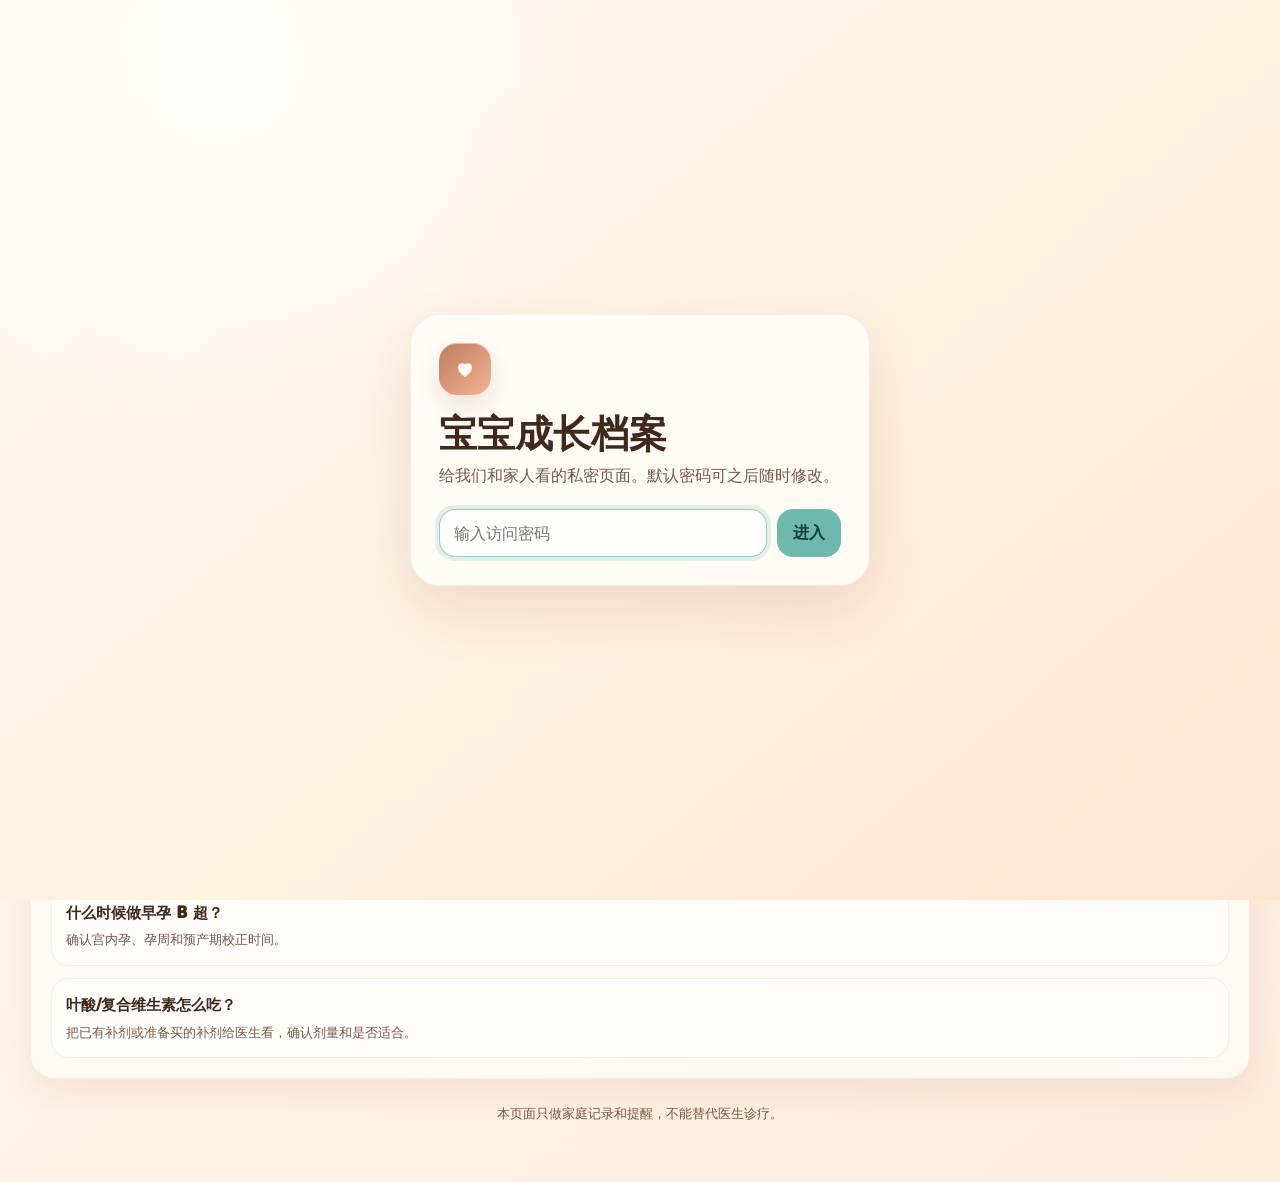
<file: site/reports/2026-05-24-blood-test.html>
<!doctype html>
<html lang="zh-CN">
<head>
  <meta charset="utf-8">
  <meta name="viewport" content="width=device-width, initial-scale=1">
  <title>血检详情 - 宝宝成长档案</title>
  <link rel="stylesheet" href="../assets/app.css?v=79338ce8d254">
  <script src="../assets/fragments.js?v=cd3ef33f56a7"></script>
</head>
<body data-depth="1">
  <script>accessGate();</script>
  <main class="app">
    <script>siteHeader("检查记录");</script>

    <section class="card section-card">
      <div class="section-head">
        <div>
          <h1 class="section-title">2026-05-24 血检详情</h1>
          <p class="section-subtitle">西安雁塔大爱妇产医院 · 妇六 · 标本类型：血清</p>
        </div>
      </div>

      <div class="report-row">
        <div class="report-paper large"><p class="report-copy">报告原件仅在本地私密保存。页面保留检查摘要，不展示姓名、就诊号和条码等身份信息。</p></div>
        <div>
          <p class="report-copy">当前页面只记录可见事实和待问问题，不把 AI 判断写成医生结论。后续如医生给出明确结论，再追加到医生结论区。</p>
          <div class="metrics">
            <div class="metric"><strong>516</strong><span>β-HCG mIU/ml</span></div>
            <div class="metric"><strong>26.73</strong><span>孕酮 ng/ml</span></div>
            <div class="metric"><strong>3+3</strong><span>按末次月经粗算孕周</span></div>
          </div>
        </div>
      </div>
    </section>

    <section class="two-col">
      <article class="card section-card">
        <div class="section-head"><div><h2 class="section-title">事实记录</h2><p class="section-subtitle">来自报告和用户提供信息。</p></div></div>
        <ul class="list">
          <li>β-HCG：516 mIU/ml。</li>
          <li>孕酮（Pro）：26.73 ng/ml。</li>
          <li>临床诊断：停经待查。</li>
          <li>报告日期：2026-05-24。</li>
          <li>末次月经：2026-04-30。</li>
        </ul>
      </article>
      <article class="card section-card">
        <div class="section-head"><div><h2 class="section-title">AI 整理</h2><p class="section-subtitle">不是医生诊断。</p></div></div>
        <p class="detail-text">血检结果支持已经怀孕，但单次 β-HCG 不能判断趋势、宫内孕或胚胎发育情况；后续需按医生安排复查或超声确认。</p>
      </article>
    </section>

    <section class="card section-card wide-section">
      <div class="section-head"><div><h2 class="section-title">当时待问医生的问题</h2><p class="section-subtitle">以下问题属于 2026-05-24 的早孕记录，不应直接套用到当前孕周。</p></div></div>
      <div class="detail-list">
        <div class="detail-item"><h3 class="detail-title">是否需要复查 β-HCG？</h3><p class="detail-text">如果需要，间隔多久复查，如何看趋势。</p></div>
        <div class="detail-item"><h3 class="detail-title">孕酮是否需要复查或干预？</h3><p class="detail-text">不要自行补药或停药，听医生判断。</p></div>
        <div class="detail-item"><h3 class="detail-title">什么时候做早孕 B 超？</h3><p class="detail-text">确认宫内孕、孕周和预产期校正时间。</p></div>
        <div class="detail-item"><h3 class="detail-title">叶酸/复合维生素怎么吃？</h3><p class="detail-text">把已有补剂或准备买的补剂给医生看，确认剂量和是否适合。</p></div>
      </div>
    </section>

    <p class="footer">本页面只做家庭记录和提醒，不能替代医生诊疗。</p>
  </main>
  <script src="../assets/site-data.js?v=51d193c2148f"></script>
  <script src="../assets/timeline.js?v=d6178a070f53"></script>
  <script src="../assets/app.js?v=00340b9f5b8a"></script>
</body>
</html>
</file>
<file: site/assets/app.css>
:root {
  --bg-0: #fffaf3;
  --bg-1: #fff2e5;
  --bg-2: #fdebdc;
  --paper: rgba(255, 253, 249, .74);
  --line: rgba(116, 55, 27, .075);
  --text: #40281c;
  --muted: #765849;
  --apricot-strong: #bd7d5c;
  --teal: #6eb8ad;
  --shadow: 0 14px 34px rgba(124, 45, 18, .075);
  --radius-lg: 30px;
  --radius-md: 24px;
}

* { box-sizing: border-box; }
.sr-only {
  position: absolute;
  width: 1px;
  height: 1px;
  padding: 0;
  margin: -1px;
  overflow: hidden;
  clip: rect(0, 0, 0, 0);
  white-space: nowrap;
  border: 0;
}
html { scroll-behavior: smooth; }
body {
  margin: 0;
  min-height: 100vh;
  color: var(--text);
  font-family: "Microsoft YaHei", "PingFang SC", system-ui, -apple-system, BlinkMacSystemFont, sans-serif;
  background:
    radial-gradient(circle at 8% 10%, rgba(255,255,255,.78) 0 9%, transparent 24%),
    radial-gradient(circle at 86% 4%, rgba(255,246,236,.72) 0 10%, transparent 25%),
    linear-gradient(140deg, var(--bg-0) 0%, var(--bg-1) 54%, var(--bg-2) 100%);
  line-height: 1.65;
  letter-spacing: 0;
}
body::before {
  content: "";
  position: fixed;
  inset: 0;
  pointer-events: none;
  opacity: .12;
  background-image:
    linear-gradient(90deg, rgba(151, 91, 55, .16) 1px, transparent 1px),
    linear-gradient(rgba(151,91,55,.14) 1px, transparent 1px);
  background-size: 48px 48px;
  mask-image: linear-gradient(to bottom, rgba(0,0,0,.35), transparent 78%);
}
a { color: inherit; }
button, input { font: inherit; }
code {
  border-radius: 8px;
  padding: 2px 6px;
  background: rgba(255,255,255,.6);
  color: #6b3d2b;
}

.access-gate {
  position: fixed;
  inset: 0;
  z-index: 50;
  display: grid;
  place-items: center;
  padding: 22px;
  background:
    radial-gradient(circle at 18% 8%, rgba(255,255,255,.78), transparent 28%),
    linear-gradient(140deg, #fffaf3, #fff0df 58%, #fde5d1);
}
.access-gate.hidden { display: none; }
.gate-card {
  width: min(460px, 100%);
  border-radius: var(--radius-lg);
  border: 1px solid var(--line);
  background: rgba(255, 253, 249, .82);
  box-shadow: 0 24px 58px rgba(124, 45, 18, .12);
  padding: 28px;
}
.gate-mark, .brand-mark {
  display: grid;
  place-items: center;
  background: linear-gradient(135deg, var(--apricot-strong), #f4b595);
  color: #fffaf5;
  box-shadow: 0 10px 24px rgba(124,45,18,.12), inset 0 1px rgba(255,255,255,.46);
}
.gate-mark {
  width: 52px;
  height: 52px;
  border-radius: 18px;
  margin-bottom: 18px;
}
.gate-mark svg, .brand-mark svg { width: 24px; height: 24px; }
.gate-card h1 { margin: 0 0 8px; font-size: clamp(28px, 6vw, 38px); line-height: 1.12; }
.gate-card p { margin: 0 0 20px; color: var(--muted); }
.gate-row { display: grid; grid-template-columns: 1fr auto; gap: 10px; }
.gate-input {
  min-width: 0;
  height: 48px;
  border-radius: 16px;
  border: 1px solid var(--line);
  background: rgba(255,255,255,.74);
  color: var(--text);
  padding: 0 14px;
  outline: none;
}
.gate-input:focus {
  border-color: rgba(110,184,173,.72);
  box-shadow: 0 0 0 4px rgba(110,184,173,.18);
}
.btn, .button-link {
  border: 0;
  cursor: pointer;
  min-height: 44px;
  border-radius: 16px;
  padding: 0 16px;
  background: var(--teal);
  color: #123d38;
  font-weight: 900;
  text-decoration: none;
  display: inline-flex;
  align-items: center;
  justify-content: center;
  transition: transform .18s ease, box-shadow .18s ease;
}
.btn:hover, .button-link:hover {
  transform: translateY(-1px);
  box-shadow: 0 10px 18px rgba(44, 122, 112, .13);
}
.button-link.secondary {
  background: rgba(255,255,255,.66);
  color: #654739;
  border: 1px solid var(--line);
}
.gate-error { display: none; color: #9b3522; margin-top: 12px; font-size: 14px; }
.gate-error.show { display: block; }

.app {
  width: min(1220px, calc(100% - 32px));
  margin: 0 auto;
  padding: 24px 0 44px;
}
.topbar {
  display: flex;
  justify-content: space-between;
  align-items: center;
  gap: 18px;
  padding: 8px 2px 24px;
}
.brand {
  display: flex;
  align-items: center;
  gap: 12px;
  min-width: 0;
  font-weight: 950;
  font-size: 20px;
  color: #4a3025;
  text-decoration: none;
}
.brand-mark { width: 44px; height: 44px; border-radius: 16px; flex: 0 0 auto; }
.nav {
  display: flex;
  flex-wrap: wrap;
  justify-content: flex-end;
  gap: 8px;
}
.nav a, .nav button {
  min-height: 40px;
  display: inline-flex;
  align-items: center;
  border-radius: 999px;
  padding: 0 12px;
  text-decoration: none;
  background: rgba(255, 253, 249, .72);
  border: 1px solid var(--line);
  color: #654739;
  font-size: 13px;
  font-weight: 850;
  cursor: pointer;
}

.card {
  border-radius: var(--radius-md);
  border: 1px solid var(--line);
  background: var(--paper);
  box-shadow: var(--shadow), inset 0 1px rgba(255,255,255,.64);
  backdrop-filter: blur(12px);
}
.section-card { padding: 20px; }
.section-head {
  display: flex;
  justify-content: space-between;
  gap: 12px;
  align-items: center;
  margin-bottom: 12px;
}
.section-title { margin: 0; color: var(--text); font-size: 19px; line-height: 1.3; font-weight: 1000; }
.section-subtitle { margin: 3px 0 0; color: var(--muted); font-size: 13px; }
.pill {
  display: inline-flex;
  align-items: center;
  gap: 8px;
  min-height: 34px;
  padding: 0 12px;
  border-radius: 999px;
  background: rgba(255,255,255,.66);
  border: 1px solid var(--line);
  color: #72503e;
  font-size: 13px;
  font-weight: 900;
}

.hero-grid, .content-grid, .two-col {
  display: grid;
  gap: 18px;
}
.hero-grid { grid-template-columns: minmax(0, 1.05fr) minmax(340px, .95fr); align-items: stretch; }
.content-grid { grid-template-columns: .95fr 1.05fr; margin-top: 18px; }
.two-col { grid-template-columns: 1fr 1fr; margin-top: 18px; }
.wide-section { margin-top: 18px; }
.hero-card {
  min-height: 360px;
  padding: clamp(22px, 4vw, 34px);
  position: relative;
  overflow: hidden;
}
.hero-card::before {
  content: "";
  position: absolute;
  width: 240px;
  height: 240px;
  right: -96px;
  top: -96px;
  border-radius: 50%;
  background: rgba(255,255,255,.40);
}
.hero-content { position: relative; z-index: 1; }
.hero-title {
  margin: 20px 0 10px;
  font-size: clamp(44px, 7vw, 76px);
  line-height: .95;
  color: var(--text);
  font-weight: 1000;
}
.hero-copy { max-width: 620px; margin: 0; color: #684a3b; font-size: 16px; }
.memory-note {
  margin-top: 22px;
  padding: 18px 20px;
  border-radius: 22px;
  background: rgba(255,255,255,.60);
  border: 1px solid var(--line);
  color: #55382a;
  font-size: 15px;
}
.progress-wrap { margin-top: 24px; }
.progress-line {
  height: 13px;
  border-radius: 999px;
  background: rgba(116,55,27,.08);
  overflow: hidden;
  box-shadow: inset 0 2px 5px rgba(116,55,27,.055);
}
.progress-line span {
  display: block;
  width: var(--pregnancy-progress, 0%);
  height: 100%;
  border-radius: 999px;
  background: linear-gradient(90deg, #c99573, #f3b28f, #f8d1b8);
}
.progress-meta {
  display: flex;
  justify-content: space-between;
  gap: 14px;
  margin-top: 9px;
  color: var(--muted);
  font-size: 12px;
  font-weight: 800;
}

.task-list { display: grid; gap: 0; }
.task {
  display: grid;
  grid-template-columns: 38px 1fr auto;
  gap: 12px;
  padding: 15px 0;
  border-top: 1px solid rgba(116,55,27,.07);
}
.task:first-child { border-top: 0; }
.task > div { min-width: 0; }
.task-icon {
  width: 38px;
  height: 38px;
  border-radius: 15px;
  display: grid;
  place-items: center;
  color: #fffaf5;
  box-shadow: 0 7px 14px rgba(124,45,18,.10);
}
.task-icon svg { width: 19px; height: 19px; }
.task h3 { margin: 0 0 4px; font-size: 15px; line-height: 1.3; color: var(--text); }
.task p { margin: 0; color: var(--muted); font-size: 13px; line-height: 1.55; }
.task-list.detailed .task {
  grid-template-columns: 38px minmax(0, 1fr) auto;
  align-items: start;
}
.task-details {
  margin-top: 8px;
  padding: 10px 12px;
  border-radius: 14px;
  background: rgba(255,255,255,.52);
  border: 1px solid rgba(116,55,27,.07);
  color: #634535;
  font-size: 12px;
  line-height: 1.55;
}
.badge {
  align-self: start;
  white-space: nowrap;
  border-radius: 999px;
  border: 1px solid rgba(255,255,255,.55);
  padding: 6px 9px;
  font-size: 12px;
  font-weight: 1000;
}
.badge-yellow { background: #fff3c7; color: #7a5108; }
.badge-blue { background: #e8f8f2; color: #11796f; }
.badge-green { background: #fff7ee; color: #9a5127; }
.badge-red { background: #ffece3; color: #9b3522; }
.badge-gray { background: rgba(255,255,255,.66); color: #72503e; }

.report-row { display: grid; grid-template-columns: 120px 1fr; gap: 16px; align-items: center; }
.report-paper {
  min-height: 148px;
  border-radius: 20px;
  background: #fffdf8;
  border: 1px solid var(--line);
  box-shadow: 0 10px 22px rgba(124,45,18,.08);
  transform: rotate(-2deg);
  overflow: hidden;
  display: block;
}
.report-paper img { width: 100%; height: 100%; min-height: 148px; object-fit: cover; display: block; }
.report-paper.large {
  transform: none;
  min-height: auto;
}
.report-paper.large img { height: auto; max-height: 72vh; object-fit: contain; background: #fffdf8; }
.report-copy { margin: 0 0 12px; color: #6d4f40; font-size: 14px; }
.metrics { display: grid; grid-template-columns: repeat(3, minmax(0, 1fr)); gap: 10px; }
.metric {
  border-radius: 18px;
  background: rgba(255,255,255,.60);
  border: 1px solid var(--line);
  padding: 12px;
}
.metric strong { display: block; color: #76503c; font-size: 21px; line-height: 1; }
.metric span { display: block; color: var(--muted); font-size: 12px; line-height: 1.35; margin-top: 6px; }

.quick-links, .card-grid, .reminder-summary, .attention-grid {
  display: grid;
  grid-template-columns: repeat(4, minmax(0, 1fr));
  gap: 12px;
}
.attention-grid.compact { grid-template-columns: repeat(2, minmax(0, 1fr)); }
.quick-link, .info-card {
  min-height: 92px;
  border-radius: 20px;
  padding: 14px;
  text-decoration: none;
  background: rgba(255,255,255,.58);
  border: 1px solid var(--line);
  color: var(--text);
  display: flex;
  flex-direction: column;
  gap: 8px;
  justify-content: space-between;
  box-shadow: inset 0 1px rgba(255,255,255,.48);
}
.quick-link { font-weight: 1000; }
.quick-link small, .info-card p { color: var(--muted); font-weight: 800; line-height: 1.45; font-size: 12px; margin: 0; }
.info-card h3 { margin: 0; font-size: 16px; line-height: 1.35; }
.reminder-card, .attention-card {
  min-width: 0;
  padding: 16px;
  border-radius: 20px;
  background: rgba(255,255,255,.54);
  border: 1px solid var(--line);
  box-shadow: inset 0 1px rgba(255,255,255,.48);
}
.reminder-card h2 {
  margin: 12px 0 6px;
  font-size: 17px;
  line-height: 1.3;
}
.reminder-card p {
  margin: 0;
  color: var(--muted);
  font-size: 13px;
  line-height: 1.55;
}
.attention-card {
  min-height: 102px;
  display: flex;
  flex-direction: column;
  gap: 8px;
}
.attention-card strong {
  color: var(--text);
  font-size: 15px;
  line-height: 1.35;
}
.attention-card span {
  color: var(--muted);
  font-size: 13px;
  line-height: 1.5;
}

.timeline, .source-list, .detail-list { display: grid; gap: 12px; }
.timeline-item, .source-card, .detail-item {
  padding: 14px;
  border-radius: 18px;
  background: rgba(255,255,255,.48);
  border: 1px solid var(--line);
}
.timeline-item { display: grid; grid-template-columns: 110px 1fr; gap: 14px; align-items: start; }
.timeline-date { color: #76503c; font-weight: 1000; font-size: 13px; }
.timeline-title, .detail-title { margin: 0 0 4px; font-size: 15px; color: var(--text); font-weight: 950; }
.timeline-text, .detail-text { margin: 0; color: var(--muted); font-size: 13px; }
.source-card h3 { margin: 0 0 6px; font-size: 16px; }
.source-card p { margin: 4px 0 12px; color: var(--muted); font-size: 13px; }
.source-actions { display: flex; flex-wrap: wrap; gap: 8px; }
.list { margin: 0; padding-left: 18px; color: var(--muted); font-size: 14px; }
.list li + li { margin-top: 8px; }
.footer { margin-top: 24px; color: var(--muted); font-size: 13px; text-align: center; }

.hero-title[data-week-title] { font-size: clamp(36px, 5vw, 62px); line-height: 1.15; }
.memory-note p { margin: 0 0 10px; }
.page-heading { margin: 18px 0 12px; font-size: 28px; }
.task-link { display: inline-block; margin-top: 8px; font-size: 13px; }
.task-icon-yellow { background: #f3e2b8; color: #715014; box-shadow: none; }
.task-icon-red { background: #f5d7cd; color: #863d32; box-shadow: none; }
.task-icon-green { background: #d9ece4; color: #285e50; box-shadow: none; }
.task-icon-gray, .badge-gray { background: #eee6de; color: #65564a; box-shadow: none; }
.badge-green { background: #e3eee7; color: #305e4e; }
.task-details summary { cursor: pointer; font-weight: 700; }
.task-details h4 { margin: 12px 0 6px; }
.task-details ul { margin: 0; padding-left: 18px; }
.task p + p, .section-card > .detail-text + .detail-text { margin-top: 8px; }
.section-card > .source-actions { margin-top: 14px; }
.review-copy { line-height: 1.8; }
.review-copy h2 { margin: 28px 0 12px; font-size: 21px; }
.review-copy h2:first-child { margin-top: 0; }
.review-copy h3 { font-size: 17px; margin: 20px 0 10px; }
.review-copy p, .review-copy li { color: var(--muted); font-size: 15px; }
.review-copy a, .source-card a { overflow-wrap: anywhere; }
.table-scroll { overflow-x: auto; }
.review-copy table { border-collapse: collapse; min-width: 560px; width: 100%; font-size: 14px; }
.review-copy th, .review-copy td { text-align: left; padding: 10px; border-bottom: 1px solid var(--line); }

@media (max-width: 980px) {
  .hero-grid, .content-grid, .two-col { grid-template-columns: 1fr; }
  .quick-links, .card-grid, .reminder-summary, .attention-grid, .attention-grid.compact { grid-template-columns: repeat(2, minmax(0, 1fr)); }
}
@media (max-width: 720px) {
  .app { width: min(100% - 22px, 1220px); padding-top: 14px; }
  .topbar { align-items: flex-start; flex-direction: column; }
  .nav { justify-content: flex-start; }
  .hero-card, .section-card { padding: 18px; }
  .task, .task-list.detailed .task { grid-template-columns: 38px minmax(0, 1fr); }
  .badge { grid-column: 2; justify-self: start; }
  .report-row, .timeline-item, .gate-row { grid-template-columns: 1fr; }
  .metrics { grid-template-columns: 1fr; }
  .quick-links, .card-grid, .reminder-summary, .attention-grid, .attention-grid.compact { grid-template-columns: 1fr; }
}
</file>
<file: site/assets/records.css>
.records-intro .section-title { margin-top: 14px; }
.record-status-row { display: flex; flex-wrap: wrap; gap: 10px; margin: 12px 0; }
.record-note { margin: 10px 0 0; color: var(--muted); font-size: 14px; }
.record-notice { padding: 14px 16px; border-radius: 16px; background: #fff3d8; color: #694c20; }
.records-toolbar { align-items: end; flex-wrap: wrap; }
.record-filter { display: grid; gap: 5px; color: var(--muted); font-size: 13px; }
.record-filter select { min-height: 44px; min-width: 170px; padding: 8px 12px; border: 1px solid var(--line); border-radius: 12px; font: inherit; color: var(--text); background: var(--paper); }
.record-filter select:focus-visible, .record-card summary:focus-visible { outline: 3px solid var(--teal); outline-offset: 3px; }
.record-list { display: grid; gap: 14px; }
.record-day { margin: 10px 0 0; font-size: 18px; }
.record-card { padding: 0; overflow: hidden; scroll-margin-top: 18px; }
.record-card summary { cursor: pointer; padding: 20px 24px; list-style-position: inside; }
.record-summary-top { display: inline; color: var(--muted); font-size: 13px; }
.record-summary-title { display: block; margin: 6px 0 8px; font-size: 17px; font-weight: 850; line-height: 1.55; overflow-wrap: anywhere; }
.record-summary-note { display: block; color: var(--muted); font-size: 13px; line-height: 1.6; }
.record-card[open] summary { border-bottom: 1px solid var(--line); background: rgba(255, 242, 229, .5); }
.record-body { padding: 20px 24px 24px; min-width: 0; }
.record-meta { display: grid; grid-template-columns: repeat(2, minmax(0, 1fr)); gap: 8px 20px; margin: 0 0 18px; font-size: 13px; }
.record-meta div { min-width: 0; }
.record-meta dt { color: var(--muted); }
.record-meta dd { margin: 0; overflow-wrap: anywhere; }
.record-section { border-top: 1px solid var(--line); padding-top: 16px; margin-top: 18px; }
.record-section h3 { margin: 0 0 10px; font-size: 16px; }
.record-section ul { margin: 8px 0 12px; padding-left: 22px; }
.record-section li { margin: 5px 0; overflow-wrap: anywhere; }
.record-attachment { padding: 13px 16px; border-radius: 16px; background: #f7eddf; color: #604a32; font-size: 13px; }
.record-table-wrap { width: 100%; overflow-x: auto; margin: 12px 0; border: 1px solid var(--line); border-radius: 14px; }
.record-table { width: 100%; border-collapse: collapse; font-size: 13px; }
.record-table th, .record-table td { padding: 10px 12px; text-align: left; border-bottom: 1px solid var(--line); vertical-align: top; min-width: 76px; }
.record-table th { background: rgba(253, 235, 220, .62); }
.record-table th:first-child, .record-table td:first-child { min-width: 144px; }
.record-table tr:last-child td { border-bottom: 0; }
.record-table caption { padding: 10px 12px; text-align: left; font-weight: 800; background: var(--paper); }
.record-table small { display: block; color: var(--muted); }
.record-flag { color: #92492c; font-weight: 800; }
@media (max-width: 600px) {
  .record-card summary, .record-body { padding: 16px; }
  .record-meta { grid-template-columns: 1fr; }
  .record-filter, .record-filter select { width: 100%; }
  .record-summary-title { font-size: 16px; }
}
</file>
<file: site/assets/expenses.css>
.expense-summary { display: grid; grid-template-columns: repeat(4, minmax(0, 1fr)); gap: 14px; }
.expense-total { padding: 20px; }
.expense-total h3 { margin: 0; font-size: 15px; }
.expense-value { display: block; font-size: clamp(24px, 3vw, 32px); font-weight: 850; line-height: 1.25; margin: 12px 0; font-variant-numeric: tabular-nums; }
.expense-value small { font-size: 13px; font-weight: 500; }
.expense-total p { margin: 0; font-size: 13px; color: var(--muted); }
.expense-separate { display: grid; grid-template-columns: repeat(2, minmax(0, 1fr)); gap: 16px; }
.expense-separate .section-title { font-size: 20px; }
.expense-reconciliation { margin-top: 16px; padding: 18px 22px; border: 1px solid #e8d5b8; border-radius: 20px; background: #fff2d9; color: #624a24; }
.expense-reconciliation p { margin: 5px 0; }
.expense-reconciliation a { text-underline-offset: 3px; }
.expense-amounts { display: grid; grid-template-columns: repeat(3, minmax(0, 1fr)); gap: 10px; margin: 14px 0; }
.expense-amounts div { padding: 12px; border-radius: 14px; background: rgba(255, 244, 231, .6); border: 1px solid var(--line); min-width: 0; }
.expense-amounts dt { color: var(--muted); font-size: 12px; }
.expense-amounts dd { margin: 3px 0 0; font-weight: 800; font-variant-numeric: tabular-nums; }
.expense-check { padding: 12px 14px; border-radius: 14px; background: #edf5ed; font-size: 14px; color: #385e49; }
.expense-check.pending { background: #fff0d4; color: #704b1d; }
@media (max-width: 900px) { .expense-summary { grid-template-columns: repeat(2, minmax(0, 1fr)); } }
@media (max-width: 600px) {
  .expense-separate { grid-template-columns: 1fr; }
  .expense-total { padding: 16px; }
  .expense-amounts { grid-template-columns: repeat(2, minmax(0, 1fr)); }
}
</file>
